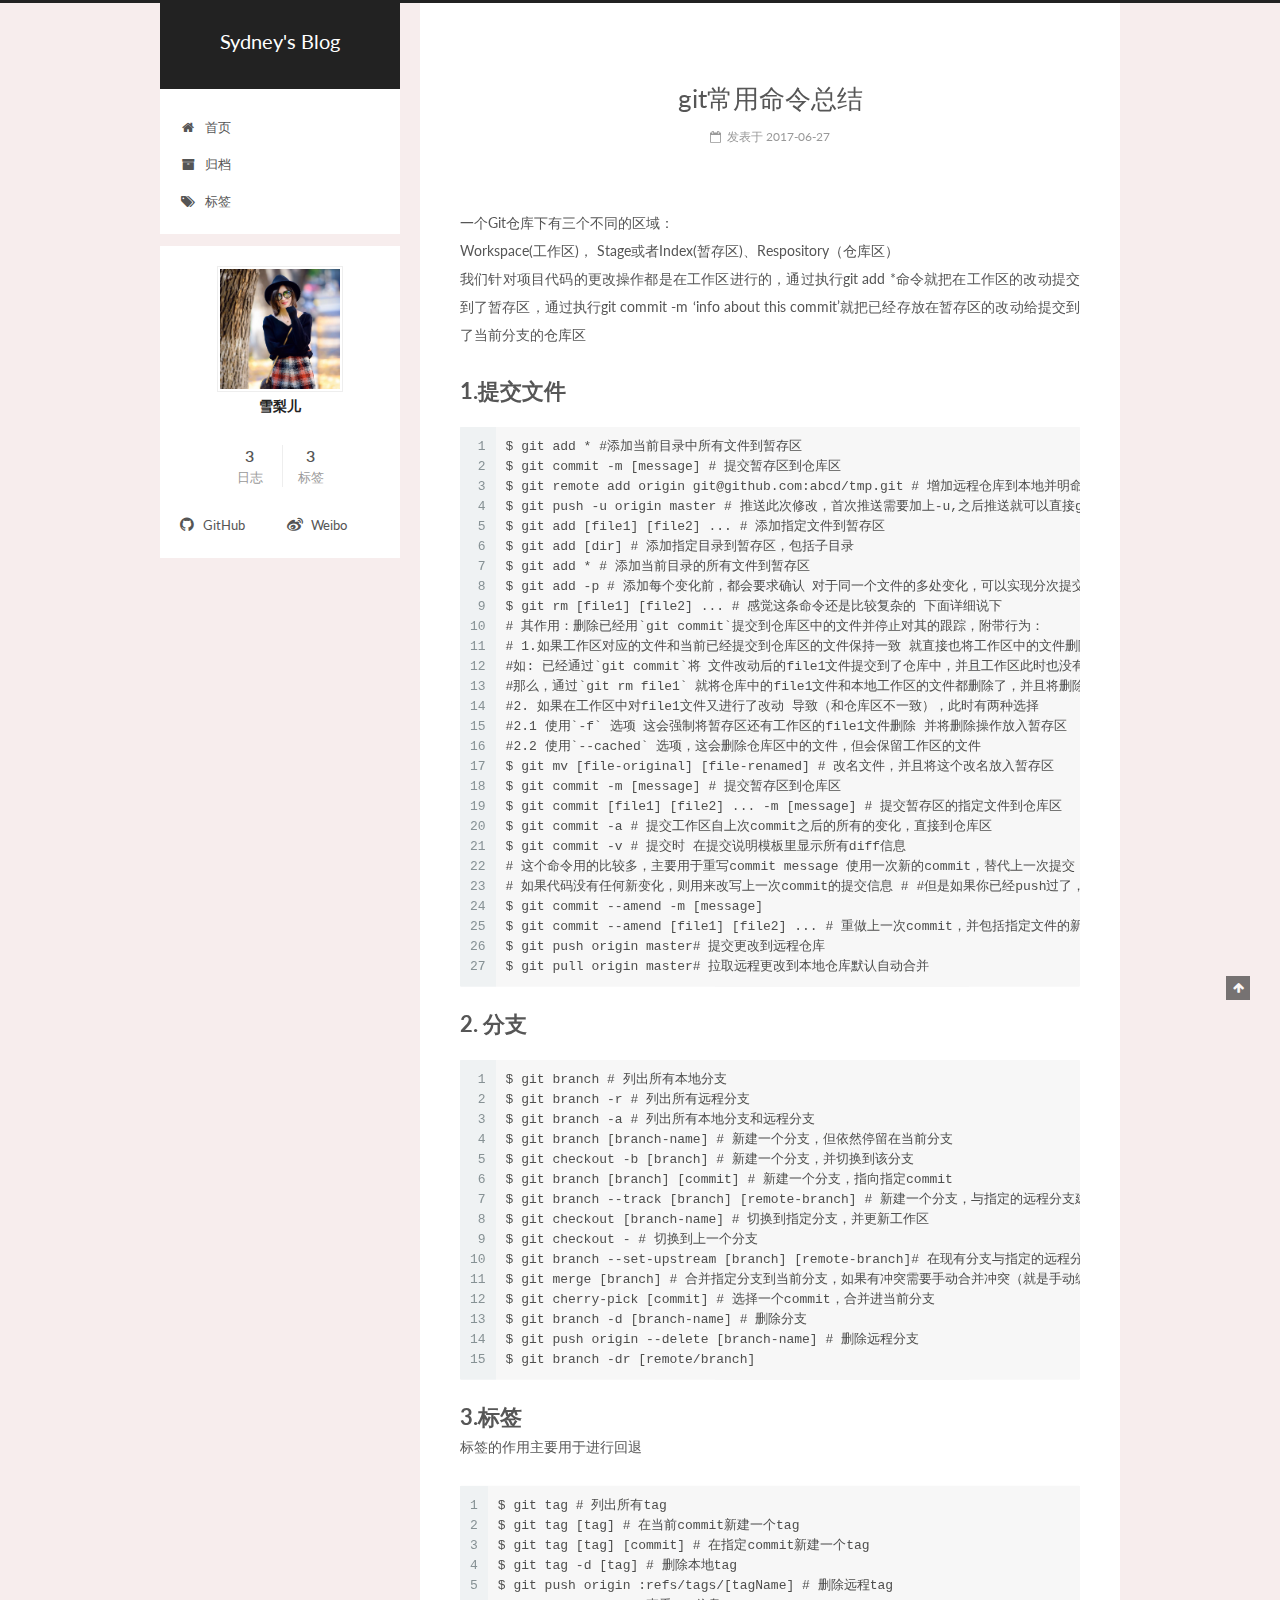
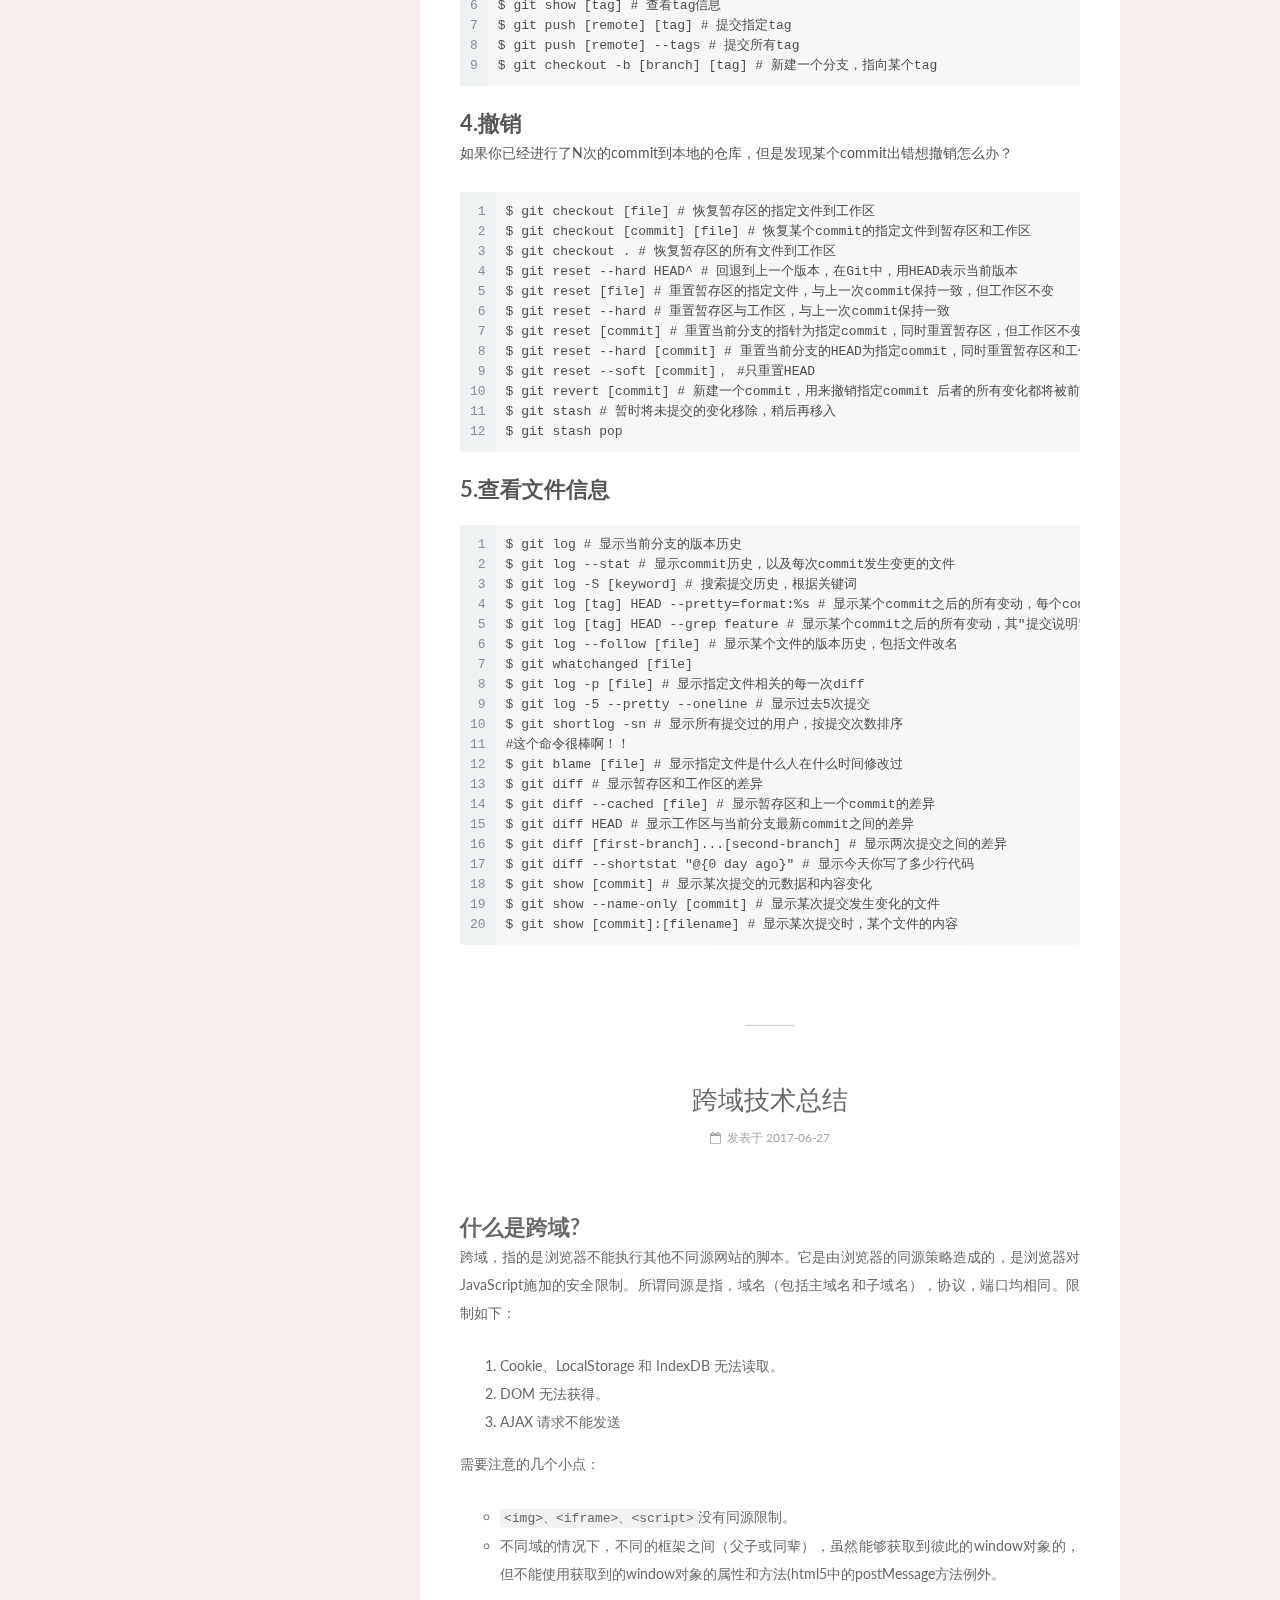
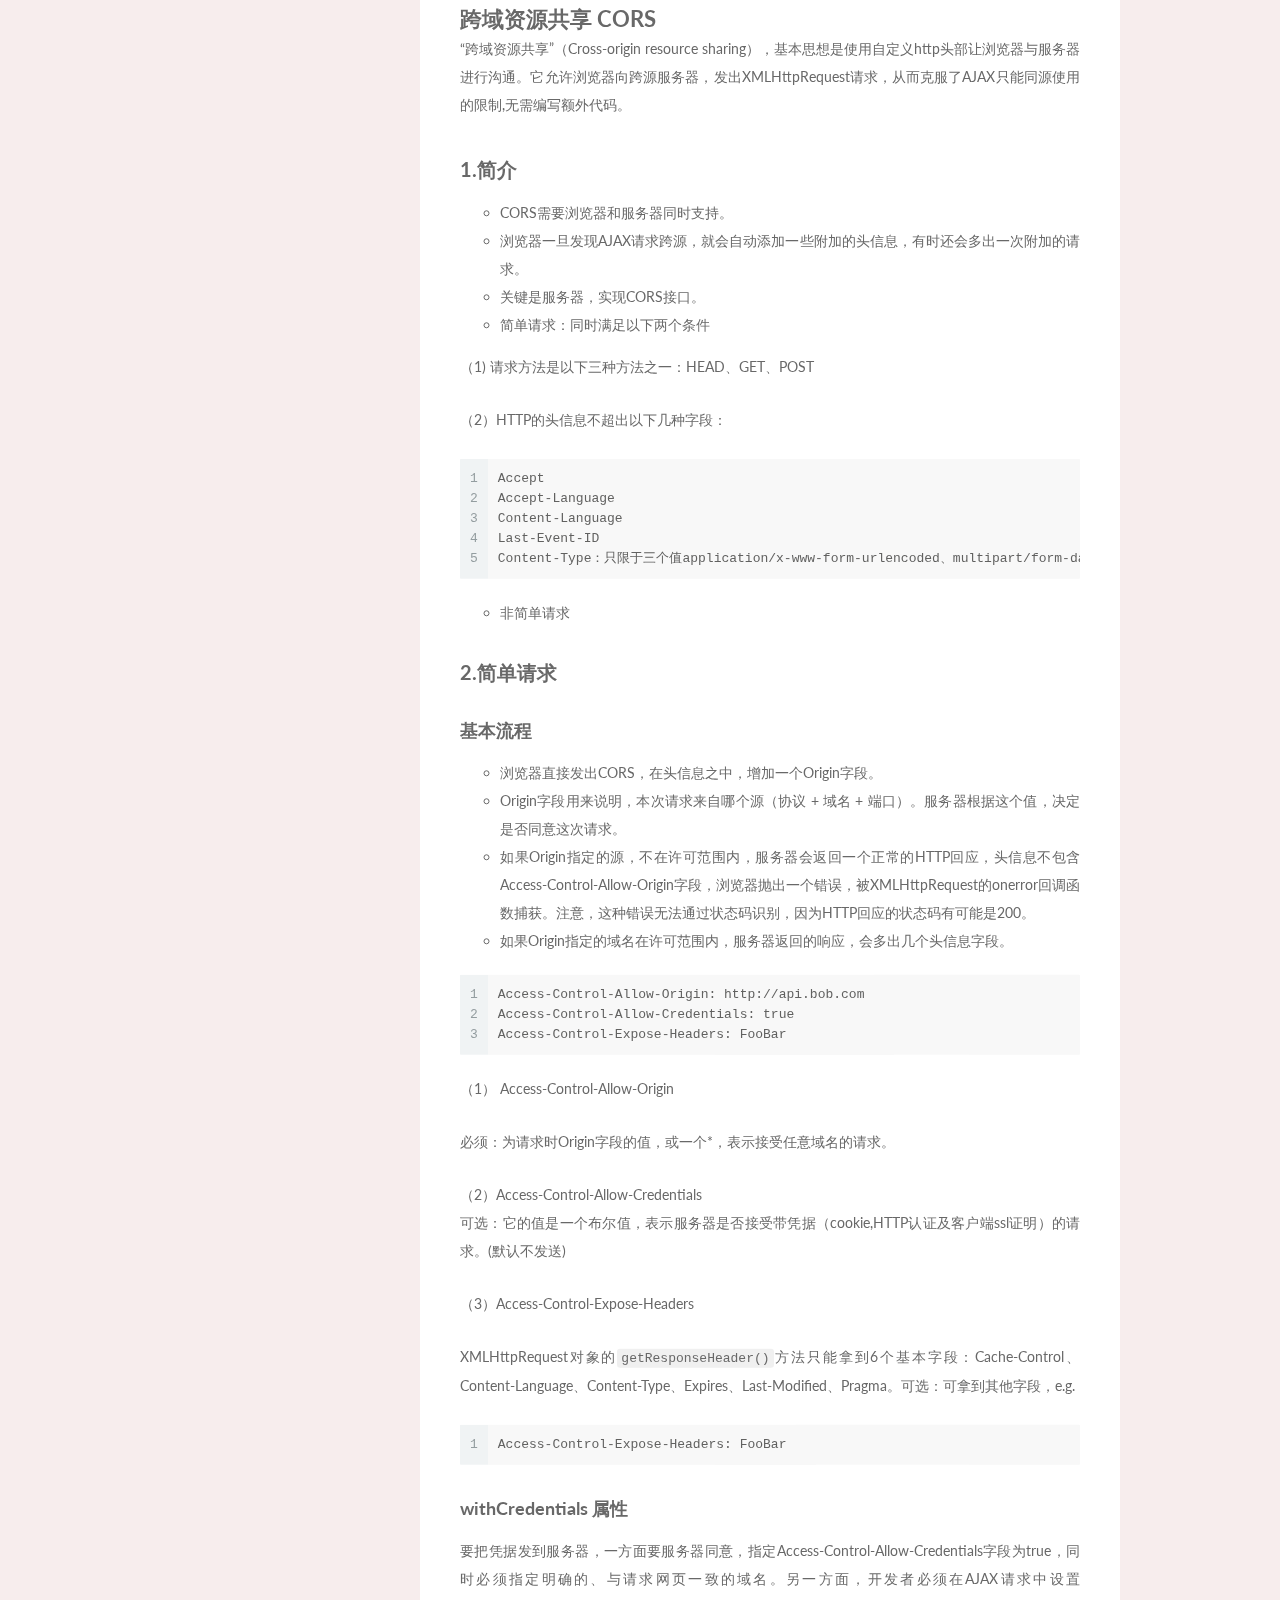
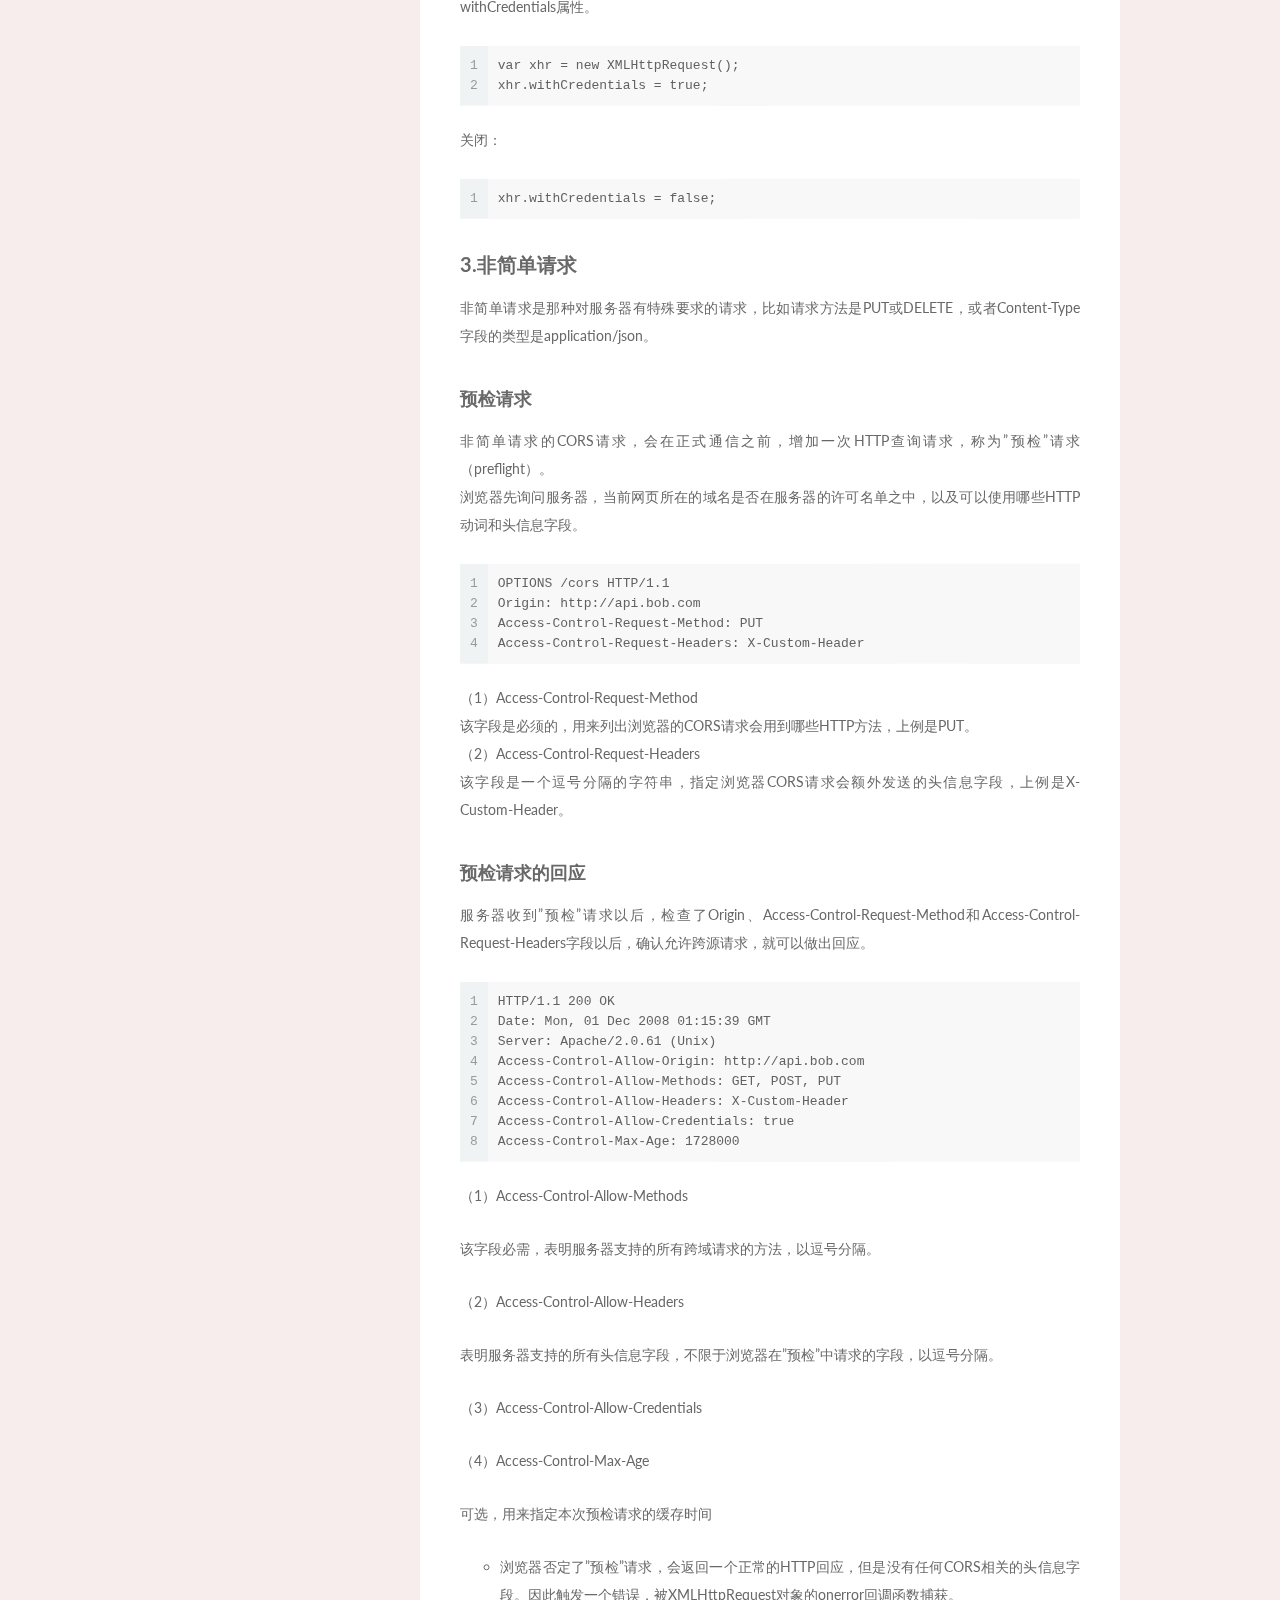
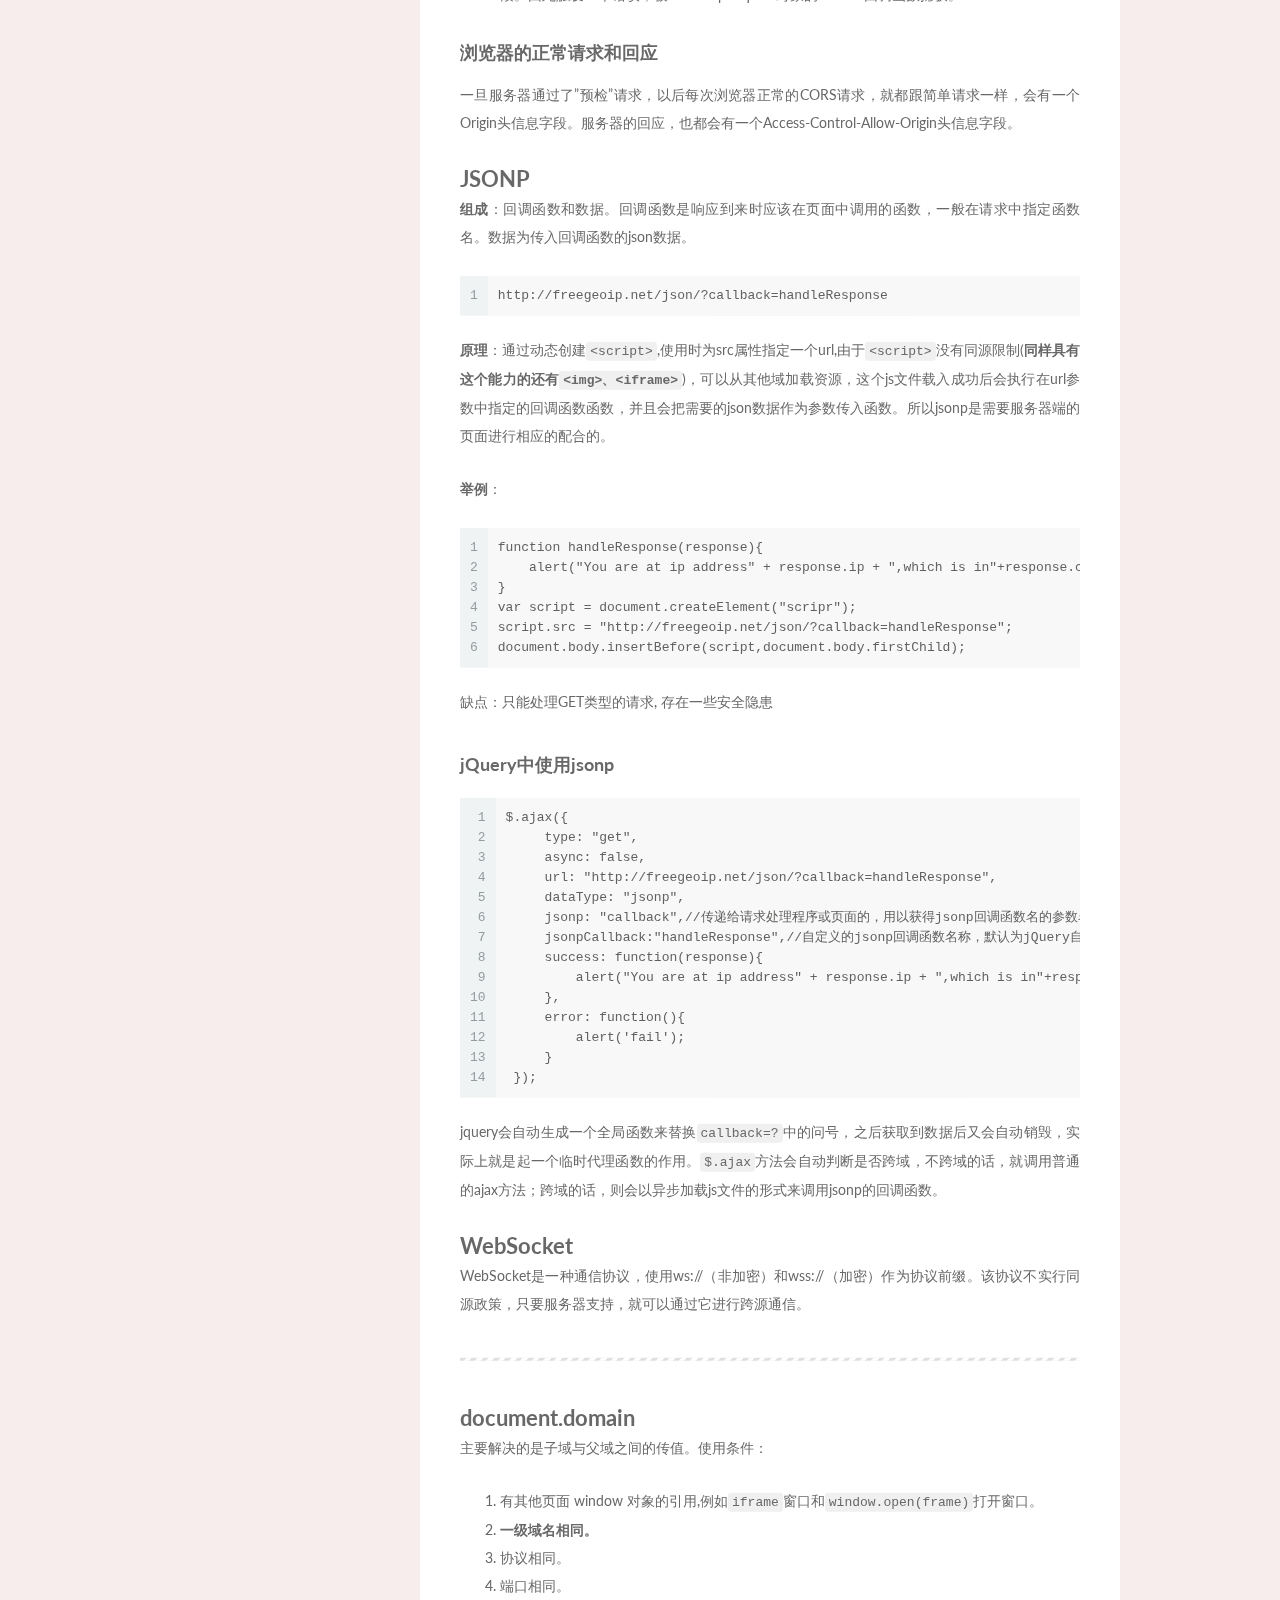
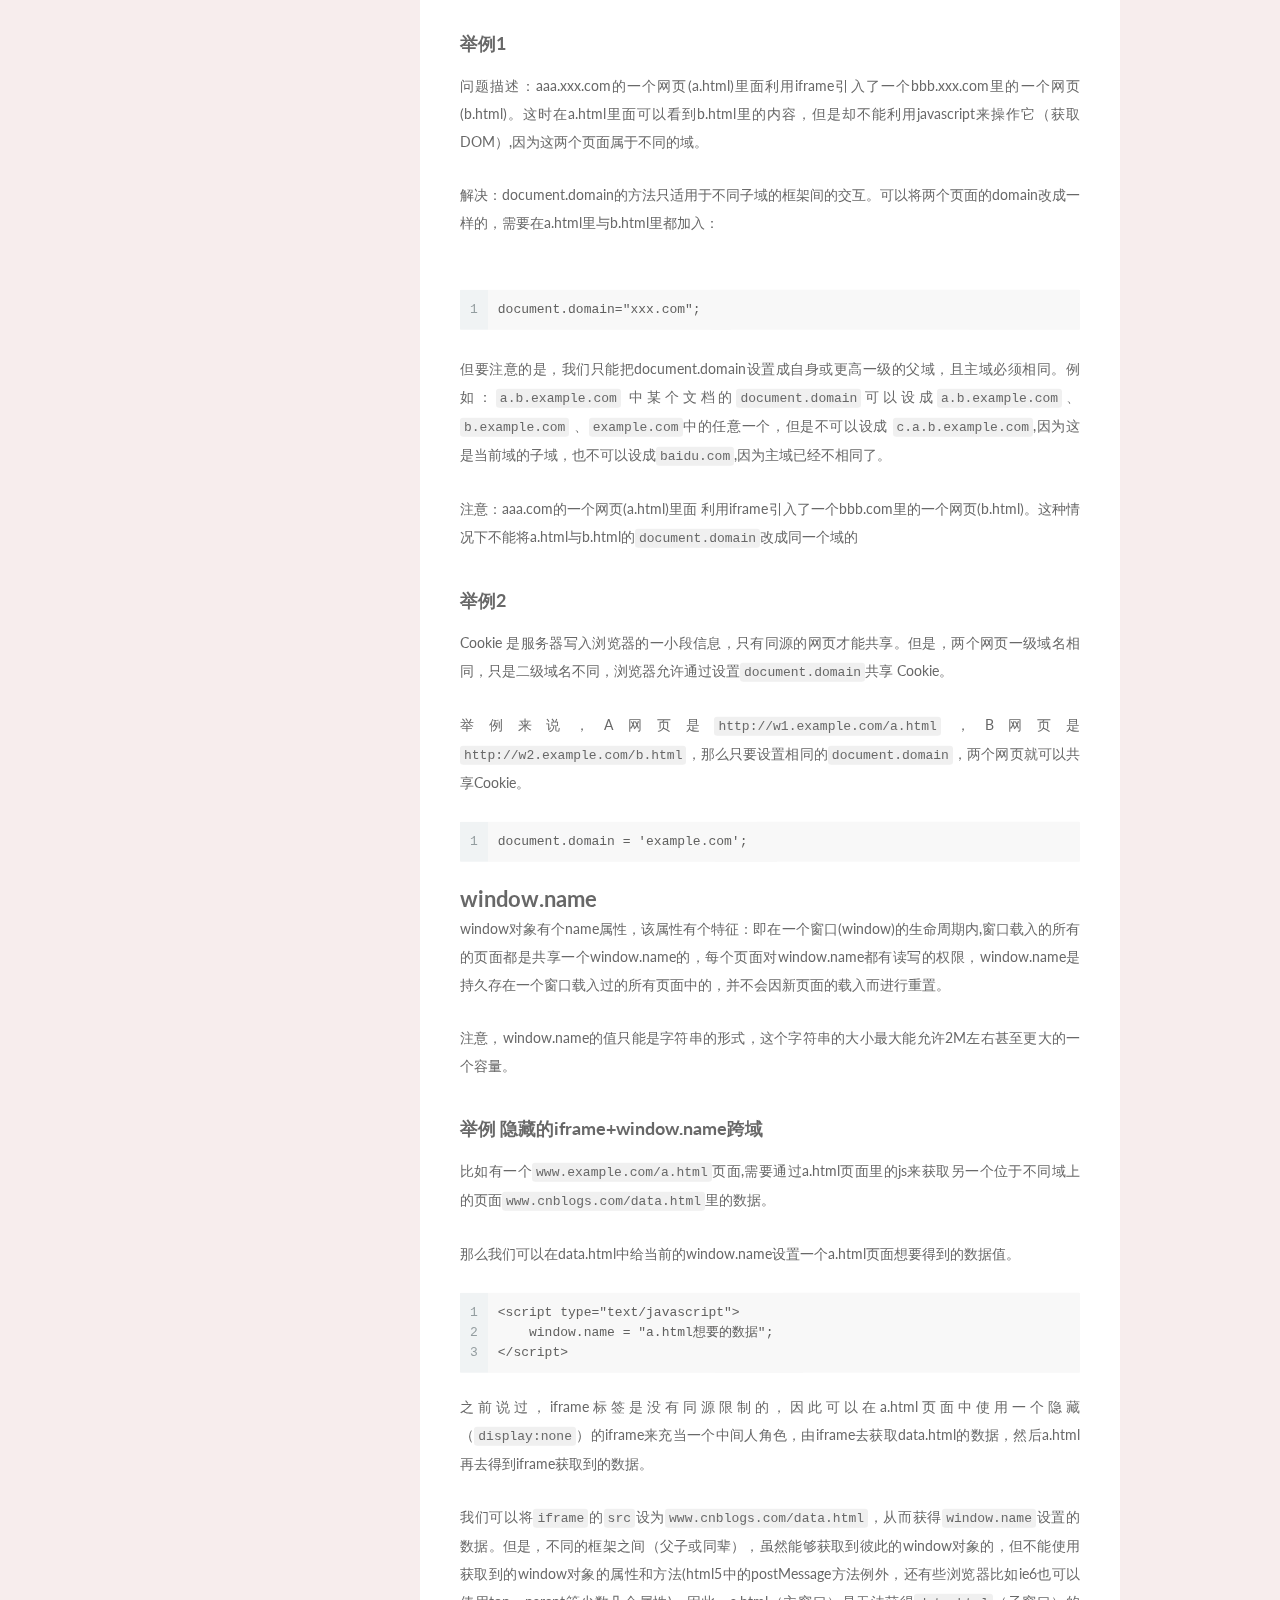
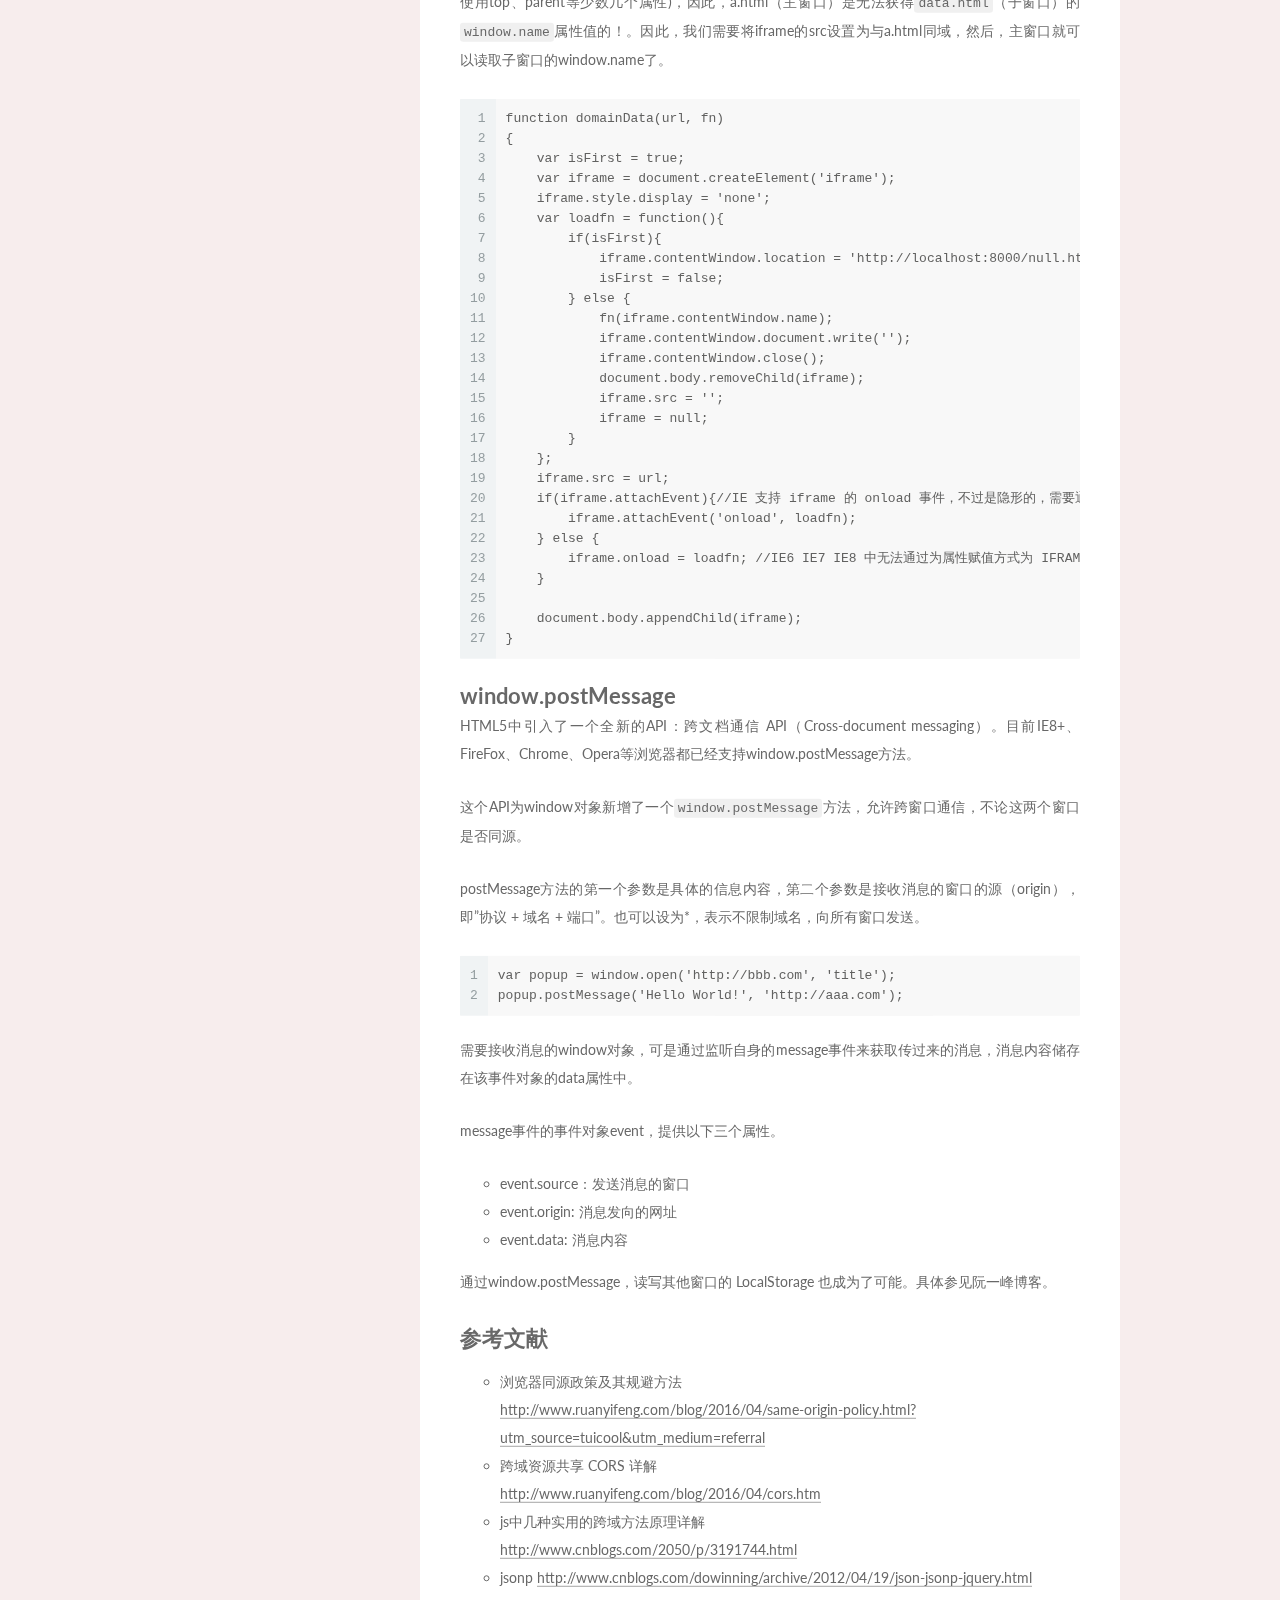
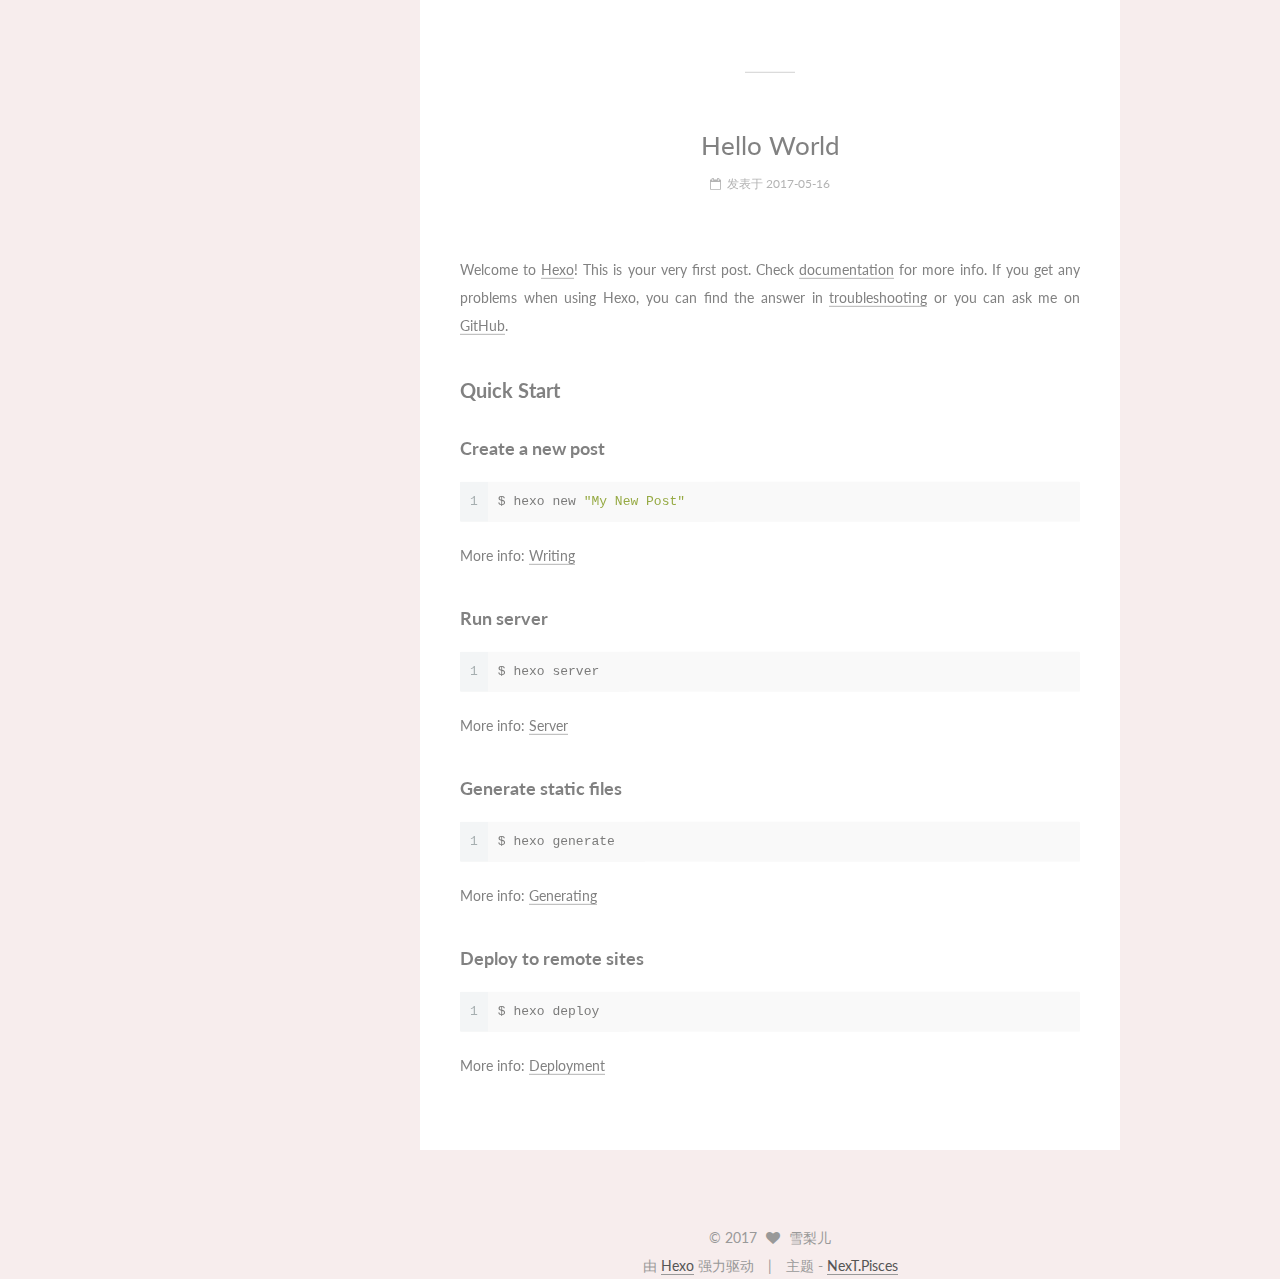
<file: index.html>
<!doctype html>



  


<html class="theme-next pisces use-motion" lang="zh-Hans">
<head>
  <meta charset="UTF-8"/>
<meta http-equiv="X-UA-Compatible" content="IE=edge" />
<meta name="viewport" content="width=device-width, initial-scale=1, maximum-scale=1"/>






<meta http-equiv="Cache-Control" content="no-transform" />
<meta http-equiv="Cache-Control" content="no-siteapp" />















  
  
  <link href="/lib/fancybox/source/jquery.fancybox.css?v=2.1.5" rel="stylesheet" type="text/css" />




  
  
  
  

  
    
    
  

  

  

  

  

  
    
    
    <link href="//fonts.googleapis.com/css?family=Lato:300,300italic,400,400italic,700,700italic&subset=latin,latin-ext" rel="stylesheet" type="text/css">
  






<link href="/lib/font-awesome/css/font-awesome.min.css?v=4.6.2" rel="stylesheet" type="text/css" />

<link href="/css/main.css?v=5.1.1" rel="stylesheet" type="text/css" />


  <meta name="keywords" content="Hexo, NexT" />








  <link rel="shortcut icon" type="image/x-icon" href="/favicon.ico?v=5.1.1" />






<meta property="og:type" content="website">
<meta property="og:title" content="Sydney&#39;s Blog">
<meta property="og:url" content="http://yoursite.com/index.html">
<meta property="og:site_name" content="Sydney&#39;s Blog">
<meta name="twitter:card" content="summary">
<meta name="twitter:title" content="Sydney&#39;s Blog">



<script type="text/javascript" id="hexo.configurations">
  var NexT = window.NexT || {};
  var CONFIG = {
    root: '/',
    scheme: 'Pisces',
    sidebar: {"position":"left","display":"post","offset":12,"offset_float":0,"b2t":false,"scrollpercent":false},
    fancybox: true,
    motion: true,
    duoshuo: {
      userId: '0',
      author: '博主'
    },
    algolia: {
      applicationID: '',
      apiKey: '',
      indexName: '',
      hits: {"per_page":10},
      labels: {"input_placeholder":"Search for Posts","hits_empty":"We didn't find any results for the search: ${query}","hits_stats":"${hits} results found in ${time} ms"}
    }
  };
</script>



  <link rel="canonical" href="http://yoursite.com/"/>





  <title>Sydney's Blog</title>
</head>

<body itemscope itemtype="http://schema.org/WebPage" lang="zh-Hans">

  















  
  
    
  

  <div class="container sidebar-position-left 
   page-home 
 ">
    <div class="headband"></div>

    <header id="header" class="header" itemscope itemtype="http://schema.org/WPHeader">
      <div class="header-inner"><div class="site-brand-wrapper">
  <div class="site-meta ">
    

    <div class="custom-logo-site-title">
      <a href="/"  class="brand" rel="start">
        <span class="logo-line-before"><i></i></span>
        <span class="site-title">Sydney's Blog</span>
        <span class="logo-line-after"><i></i></span>
      </a>
    </div>
      
        <p class="site-subtitle"></p>
      
  </div>

  <div class="site-nav-toggle">
    <button>
      <span class="btn-bar"></span>
      <span class="btn-bar"></span>
      <span class="btn-bar"></span>
    </button>
  </div>
</div>

<nav class="site-nav">
  

  
    <ul id="menu" class="menu">
      
        
        <li class="menu-item menu-item-home">
          <a href="/" rel="section">
            
              <i class="menu-item-icon fa fa-fw fa-home"></i> <br />
            
            首页
          </a>
        </li>
      
        
        <li class="menu-item menu-item-archives">
          <a href="/archives" rel="section">
            
              <i class="menu-item-icon fa fa-fw fa-archive"></i> <br />
            
            归档
          </a>
        </li>
      
        
        <li class="menu-item menu-item-tags">
          <a href="/tags" rel="section">
            
              <i class="menu-item-icon fa fa-fw fa-tags"></i> <br />
            
            标签
          </a>
        </li>
      

      
    </ul>
  

  
</nav>



 </div>
    </header>

    <main id="main" class="main">
      <div class="main-inner">
        <div class="content-wrap">
          <div id="content" class="content">
            
  <section id="posts" class="posts-expand">
    
      

  

  
  
  

  <article class="post post-type-normal " itemscope itemtype="http://schema.org/Article">
    <link itemprop="mainEntityOfPage" href="http://yoursite.com/2017/06/27/git/">

    <span hidden itemprop="author" itemscope itemtype="http://schema.org/Person">
      <meta itemprop="name" content="雪梨儿">
      <meta itemprop="description" content="">
      <meta itemprop="image" content="/images/1.jpeg">
    </span>

    <span hidden itemprop="publisher" itemscope itemtype="http://schema.org/Organization">
      <meta itemprop="name" content="Sydney's Blog">
    </span>

    
      <header class="post-header">

        
        
          <h1 class="post-title" itemprop="name headline">
                
                <a class="post-title-link" href="/2017/06/27/git/" itemprop="url">git常用命令总结</a></h1>
        

        <div class="post-meta">
          <span class="post-time">
            
              <span class="post-meta-item-icon">
                <i class="fa fa-calendar-o"></i>
              </span>
              
                <span class="post-meta-item-text">发表于</span>
              
              <time title="创建于" itemprop="dateCreated datePublished" datetime="2017-06-27T17:34:49+08:00">
                2017-06-27
              </time>
            

            

            
          </span>

          

          
            
          

          
          

          

          

          

        </div>
      </header>
    

    <div class="post-body" itemprop="articleBody">

      
      

      
        
          
            <p>一个Git仓库下有三个不同的区域：<br>Workspace(工作区)， Stage或者Index(暂存区)、Respository（仓库区）<br>我们针对项目代码的更改操作都是在工作区进行的，通过执行git add *命令就把在工作区的改动提交到了暂存区，通过执行git commit -m ‘info about this commit’就把已经存放在暂存区的改动给提交到了当前分支的仓库区</p>
<h1 id="1-提交文件"><a href="#1-提交文件" class="headerlink" title="1.提交文件"></a>1.提交文件</h1><figure class="highlight plain"><table><tr><td class="gutter"><pre><div class="line">1</div><div class="line">2</div><div class="line">3</div><div class="line">4</div><div class="line">5</div><div class="line">6</div><div class="line">7</div><div class="line">8</div><div class="line">9</div><div class="line">10</div><div class="line">11</div><div class="line">12</div><div class="line">13</div><div class="line">14</div><div class="line">15</div><div class="line">16</div><div class="line">17</div><div class="line">18</div><div class="line">19</div><div class="line">20</div><div class="line">21</div><div class="line">22</div><div class="line">23</div><div class="line">24</div><div class="line">25</div><div class="line">26</div><div class="line">27</div></pre></td><td class="code"><pre><div class="line">$ git add * #添加当前目录中所有文件到暂存区</div><div class="line">$ git commit -m [message] # 提交暂存区到仓库区</div><div class="line">$ git remote add origin git@github.com:abcd/tmp.git # 增加远程仓库到本地并明命名为origin</div><div class="line">$ git push -u origin master # 推送此次修改，首次推送需要加上-u,之后推送就可以直接git push origin master,origin是远程Git名字，这个可以自己定义，master是默认的分支，如果不在master分支提交需要写清楚分支名称</div><div class="line">$ git add [file1] [file2] ... # 添加指定文件到暂存区</div><div class="line">$ git add [dir] # 添加指定目录到暂存区，包括子目录</div><div class="line">$ git add * # 添加当前目录的所有文件到暂存区</div><div class="line">$ git add -p # 添加每个变化前，都会要求确认 对于同一个文件的多处变化，可以实现分次提交</div><div class="line">$ git rm [file1] [file2] ... # 感觉这条命令还是比较复杂的 下面详细说下</div><div class="line"># 其作用：删除已经用`git commit`提交到仓库区中的文件并停止对其的跟踪，附带行为：</div><div class="line"># 1.如果工作区对应的文件和当前已经提交到仓库区的文件保持一致 就直接也将工作区中的文件删除类似于`/bin/rm file1` 同时将此次删除操作放入暂存区</div><div class="line">#如: 已经通过`git commit`将 文件改动后的file1文件提交到了仓库中，并且工作区此时也没有对其进行改动</div><div class="line">#那么，通过`git rm file1` 就将仓库中的file1文件和本地工作区的文件都删除了，并且将删除操作放入了暂存区， 也就是说此时工作区的file1文件也没了（当前可以通过`git checkout` 命令进行恢复）</div><div class="line">#2. 如果在工作区中对file1文件又进行了改动 导致（和仓库区不一致），此时有两种选择</div><div class="line">#2.1 使用`-f` 选项 这会强制将暂存区还有工作区的file1文件删除 并将删除操作放入暂存区</div><div class="line">#2.2 使用`--cached` 选项，这会删除仓库区中的文件，但会保留工作区的文件</div><div class="line">$ git mv [file-original] [file-renamed] # 改名文件，并且将这个改名放入暂存区</div><div class="line">$ git commit -m [message] # 提交暂存区到仓库区</div><div class="line">$ git commit [file1] [file2] ... -m [message] # 提交暂存区的指定文件到仓库区</div><div class="line">$ git commit -a # 提交工作区自上次commit之后的所有的变化，直接到仓库区</div><div class="line">$ git commit -v # 提交时 在提交说明模板里显示所有diff信息</div><div class="line"># 这个命令用的比较多，主要用于重写commit message 使用一次新的commit，替代上一次提交</div><div class="line"># 如果代码没有任何新变化，则用来改写上一次commit的提交信息 # #但是如果你已经push过了，那么其历史最后一次，通过这个参数也不能修改了。</div><div class="line">$ git commit --amend -m [message]</div><div class="line">$ git commit --amend [file1] [file2] ... # 重做上一次commit，并包括指定文件的新变化</div><div class="line">$ git push origin master# 提交更改到远程仓库</div><div class="line">$ git pull origin master# 拉取远程更改到本地仓库默认自动合并</div></pre></td></tr></table></figure>
<h1 id="2-分支"><a href="#2-分支" class="headerlink" title="2. 分支"></a>2. 分支</h1><figure class="highlight plain"><table><tr><td class="gutter"><pre><div class="line">1</div><div class="line">2</div><div class="line">3</div><div class="line">4</div><div class="line">5</div><div class="line">6</div><div class="line">7</div><div class="line">8</div><div class="line">9</div><div class="line">10</div><div class="line">11</div><div class="line">12</div><div class="line">13</div><div class="line">14</div><div class="line">15</div></pre></td><td class="code"><pre><div class="line">$ git branch # 列出所有本地分支</div><div class="line">$ git branch -r # 列出所有远程分支</div><div class="line">$ git branch -a # 列出所有本地分支和远程分支</div><div class="line">$ git branch [branch-name] # 新建一个分支，但依然停留在当前分支</div><div class="line">$ git checkout -b [branch] # 新建一个分支，并切换到该分支</div><div class="line">$ git branch [branch] [commit] # 新建一个分支，指向指定commit</div><div class="line">$ git branch --track [branch] [remote-branch] # 新建一个分支，与指定的远程分支建立追踪关系</div><div class="line">$ git checkout [branch-name] # 切换到指定分支，并更新工作区</div><div class="line">$ git checkout - # 切换到上一个分支</div><div class="line">$ git branch --set-upstream [branch] [remote-branch]# 在现有分支与指定的远程分支之间建立追踪关系</div><div class="line">$ git merge [branch] # 合并指定分支到当前分支，如果有冲突需要手动合并冲突（就是手动编辑文件保存咯），然后add,commit再提交</div><div class="line">$ git cherry-pick [commit] # 选择一个commit，合并进当前分支</div><div class="line">$ git branch -d [branch-name] # 删除分支</div><div class="line">$ git push origin --delete [branch-name] # 删除远程分支</div><div class="line">$ git branch -dr [remote/branch]</div></pre></td></tr></table></figure>
<h1 id="3-标签"><a href="#3-标签" class="headerlink" title="3.标签"></a>3.标签</h1><p>标签的作用主要用于进行回退</p>
<figure class="highlight plain"><table><tr><td class="gutter"><pre><div class="line">1</div><div class="line">2</div><div class="line">3</div><div class="line">4</div><div class="line">5</div><div class="line">6</div><div class="line">7</div><div class="line">8</div><div class="line">9</div></pre></td><td class="code"><pre><div class="line">$ git tag # 列出所有tag</div><div class="line">$ git tag [tag] # 在当前commit新建一个tag</div><div class="line">$ git tag [tag] [commit] # 在指定commit新建一个tag</div><div class="line">$ git tag -d [tag] # 删除本地tag</div><div class="line">$ git push origin :refs/tags/[tagName] # 删除远程tag</div><div class="line">$ git show [tag] # 查看tag信息</div><div class="line">$ git push [remote] [tag] # 提交指定tag</div><div class="line">$ git push [remote] --tags # 提交所有tag</div><div class="line">$ git checkout -b [branch] [tag] # 新建一个分支，指向某个tag</div></pre></td></tr></table></figure>
<h1 id="4-撤销"><a href="#4-撤销" class="headerlink" title="4.撤销"></a>4.撤销</h1><p>如果你已经进行了N次的commit到本地的仓库，但是发现某个commit出错想撤销怎么办？</p>
<figure class="highlight plain"><table><tr><td class="gutter"><pre><div class="line">1</div><div class="line">2</div><div class="line">3</div><div class="line">4</div><div class="line">5</div><div class="line">6</div><div class="line">7</div><div class="line">8</div><div class="line">9</div><div class="line">10</div><div class="line">11</div><div class="line">12</div></pre></td><td class="code"><pre><div class="line">$ git checkout [file] # 恢复暂存区的指定文件到工作区</div><div class="line">$ git checkout [commit] [file] # 恢复某个commit的指定文件到暂存区和工作区</div><div class="line">$ git checkout . # 恢复暂存区的所有文件到工作区</div><div class="line">$ git reset --hard HEAD^ # 回退到上一个版本，在Git中，用HEAD表示当前版本</div><div class="line">$ git reset [file] # 重置暂存区的指定文件，与上一次commit保持一致，但工作区不变</div><div class="line">$ git reset --hard # 重置暂存区与工作区，与上一次commit保持一致</div><div class="line">$ git reset [commit] # 重置当前分支的指针为指定commit，同时重置暂存区，但工作区不变</div><div class="line">$ git reset --hard [commit] # 重置当前分支的HEAD为指定commit，同时重置暂存区和工作区，与指定commit一致</div><div class="line">$ git reset --soft [commit]， #只重置HEAD</div><div class="line">$ git revert [commit] # 新建一个commit，用来撤销指定commit 后者的所有变化都将被前者抵消，并且应用到当前分支</div><div class="line">$ git stash # 暂时将未提交的变化移除，稍后再移入</div><div class="line">$ git stash pop</div></pre></td></tr></table></figure>
<h1 id="5-查看文件信息"><a href="#5-查看文件信息" class="headerlink" title="5.查看文件信息"></a>5.查看文件信息</h1><figure class="highlight plain"><table><tr><td class="gutter"><pre><div class="line">1</div><div class="line">2</div><div class="line">3</div><div class="line">4</div><div class="line">5</div><div class="line">6</div><div class="line">7</div><div class="line">8</div><div class="line">9</div><div class="line">10</div><div class="line">11</div><div class="line">12</div><div class="line">13</div><div class="line">14</div><div class="line">15</div><div class="line">16</div><div class="line">17</div><div class="line">18</div><div class="line">19</div><div class="line">20</div></pre></td><td class="code"><pre><div class="line">$ git log # 显示当前分支的版本历史</div><div class="line">$ git log --stat # 显示commit历史，以及每次commit发生变更的文件</div><div class="line">$ git log -S [keyword] # 搜索提交历史，根据关键词</div><div class="line">$ git log [tag] HEAD --pretty=format:%s # 显示某个commit之后的所有变动，每个commit占据一行</div><div class="line">$ git log [tag] HEAD --grep feature # 显示某个commit之后的所有变动，其&quot;提交说明&quot;必须符合搜索条件</div><div class="line">$ git log --follow [file] # 显示某个文件的版本历史，包括文件改名</div><div class="line">$ git whatchanged [file]</div><div class="line">$ git log -p [file] # 显示指定文件相关的每一次diff</div><div class="line">$ git log -5 --pretty --oneline # 显示过去5次提交</div><div class="line">$ git shortlog -sn # 显示所有提交过的用户，按提交次数排序</div><div class="line">#这个命令很棒啊！！</div><div class="line">$ git blame [file] # 显示指定文件是什么人在什么时间修改过</div><div class="line">$ git diff # 显示暂存区和工作区的差异</div><div class="line">$ git diff --cached [file] # 显示暂存区和上一个commit的差异</div><div class="line">$ git diff HEAD # 显示工作区与当前分支最新commit之间的差异</div><div class="line">$ git diff [first-branch]...[second-branch] # 显示两次提交之间的差异</div><div class="line">$ git diff --shortstat &quot;@&#123;0 day ago&#125;&quot; # 显示今天你写了多少行代码</div><div class="line">$ git show [commit] # 显示某次提交的元数据和内容变化</div><div class="line">$ git show --name-only [commit] # 显示某次提交发生变化的文件</div><div class="line">$ git show [commit]:[filename] # 显示某次提交时，某个文件的内容</div></pre></td></tr></table></figure>
          
        
      
    </div>

    <div>
      
    </div>

    <div>
      
    </div>

    <div>
      
    </div>

    <footer class="post-footer">
      

      

      

      
      
        <div class="post-eof"></div>
      
    </footer>
  </article>


    
      

  

  
  
  

  <article class="post post-type-normal " itemscope itemtype="http://schema.org/Article">
    <link itemprop="mainEntityOfPage" href="http://yoursite.com/2017/06/27/kuayu/">

    <span hidden itemprop="author" itemscope itemtype="http://schema.org/Person">
      <meta itemprop="name" content="雪梨儿">
      <meta itemprop="description" content="">
      <meta itemprop="image" content="/images/1.jpeg">
    </span>

    <span hidden itemprop="publisher" itemscope itemtype="http://schema.org/Organization">
      <meta itemprop="name" content="Sydney's Blog">
    </span>

    
      <header class="post-header">

        
        
          <h1 class="post-title" itemprop="name headline">
                
                <a class="post-title-link" href="/2017/06/27/kuayu/" itemprop="url">跨域技术总结</a></h1>
        

        <div class="post-meta">
          <span class="post-time">
            
              <span class="post-meta-item-icon">
                <i class="fa fa-calendar-o"></i>
              </span>
              
                <span class="post-meta-item-text">发表于</span>
              
              <time title="创建于" itemprop="dateCreated datePublished" datetime="2017-06-27T17:34:49+08:00">
                2017-06-27
              </time>
            

            

            
          </span>

          

          
            
          

          
          

          

          

          

        </div>
      </header>
    

    <div class="post-body" itemprop="articleBody">

      
      

      
        
          
            <h1 id="什么是跨域"><a href="#什么是跨域" class="headerlink" title="什么是跨域?"></a>什么是跨域?</h1><p>跨域，指的是浏览器不能执行其他不同源网站的脚本。它是由浏览器的同源策略造成的，是浏览器对JavaScript施加的安全限制。所谓同源是指，域名（包括主域名和子域名），协议，端口均相同。限制如下：</p>
<ol>
<li>Cookie、LocalStorage 和 IndexDB 无法读取。</li>
<li>DOM 无法获得。</li>
<li>AJAX 请求不能发送</li>
</ol>
<p>需要注意的几个小点：</p>
<ul>
<li><code>&lt;img&gt;、&lt;iframe&gt;、&lt;script&gt;</code>没有同源限制。</li>
<li>不同域的情况下，不同的框架之间（父子或同辈），虽然能够获取到彼此的window对象的，但不能使用获取到的window对象的属性和方法(html5中的postMessage方法例外。</li>
</ul>
<h1 id="跨域资源共享-CORS"><a href="#跨域资源共享-CORS" class="headerlink" title="跨域资源共享 CORS"></a>跨域资源共享 CORS</h1><p>“跨域资源共享”（Cross-origin resource sharing），基本思想是使用自定义http头部让浏览器与服务器进行沟通。它允许浏览器向跨源服务器，发出XMLHttpRequest请求，从而克服了AJAX只能同源使用的限制,无需编写额外代码。</p>
<h2 id="1-简介"><a href="#1-简介" class="headerlink" title="1.简介"></a>1.简介</h2><ul>
<li>CORS需要浏览器和服务器同时支持。</li>
<li>浏览器一旦发现AJAX请求跨源，就会自动添加一些附加的头信息，有时还会多出一次附加的请求。</li>
<li>关键是服务器，实现CORS接口。</li>
<li>简单请求：同时满足以下两个条件</li>
</ul>
<p>（1) 请求方法是以下三种方法之一：HEAD、GET、POST</p>
<p>（2）HTTP的头信息不超出以下几种字段：</p>
<figure class="highlight plain"><table><tr><td class="gutter"><pre><div class="line">1</div><div class="line">2</div><div class="line">3</div><div class="line">4</div><div class="line">5</div></pre></td><td class="code"><pre><div class="line">Accept</div><div class="line">Accept-Language</div><div class="line">Content-Language</div><div class="line">Last-Event-ID</div><div class="line">Content-Type：只限于三个值application/x-www-form-urlencoded、multipart/form-data、text/plain</div></pre></td></tr></table></figure>
<ul>
<li>非简单请求</li>
</ul>
<h2 id="2-简单请求"><a href="#2-简单请求" class="headerlink" title="2.简单请求"></a>2.简单请求</h2><h3 id="基本流程"><a href="#基本流程" class="headerlink" title="基本流程"></a>基本流程</h3><ul>
<li>浏览器直接发出CORS，在头信息之中，增加一个Origin字段。</li>
<li>Origin字段用来说明，本次请求来自哪个源（协议 + 域名 + 端口）。服务器根据这个值，决定是否同意这次请求。</li>
<li>如果Origin指定的源，不在许可范围内，服务器会返回一个正常的HTTP回应，头信息不包含Access-Control-Allow-Origin字段，浏览器抛出一个错误，被XMLHttpRequest的onerror回调函数捕获。注意，这种错误无法通过状态码识别，因为HTTP回应的状态码有可能是200。</li>
<li>如果Origin指定的域名在许可范围内，服务器返回的响应，会多出几个头信息字段。</li>
</ul>
<figure class="highlight plain"><table><tr><td class="gutter"><pre><div class="line">1</div><div class="line">2</div><div class="line">3</div></pre></td><td class="code"><pre><div class="line">Access-Control-Allow-Origin: http://api.bob.com</div><div class="line">Access-Control-Allow-Credentials: true</div><div class="line">Access-Control-Expose-Headers: FooBar</div></pre></td></tr></table></figure>
<p>（1） Access-Control-Allow-Origin</p>
<p>必须：为请求时Origin字段的值，或一个*，表示接受任意域名的请求。</p>
<p>（2）Access-Control-Allow-Credentials<br>可选：它的值是一个布尔值，表示服务器是否接受带凭据（cookie,HTTP认证及客户端ssl证明）的请求。(默认不发送)</p>
<p>（3）Access-Control-Expose-Headers</p>
<p>XMLHttpRequest对象的<code>getResponseHeader()</code>方法只能拿到6个基本字段：Cache-Control、Content-Language、Content-Type、Expires、Last-Modified、Pragma。可选：可拿到其他字段，e.g.</p>
<figure class="highlight plain"><table><tr><td class="gutter"><pre><div class="line">1</div></pre></td><td class="code"><pre><div class="line">Access-Control-Expose-Headers: FooBar</div></pre></td></tr></table></figure>
<h3 id="withCredentials-属性"><a href="#withCredentials-属性" class="headerlink" title="withCredentials 属性"></a>withCredentials 属性</h3><p>要把凭据发到服务器，一方面要服务器同意，指定Access-Control-Allow-Credentials字段为true，同时必须指定明确的、与请求网页一致的域名。另一方面，开发者必须在AJAX请求中设置withCredentials属性。</p>
<figure class="highlight plain"><table><tr><td class="gutter"><pre><div class="line">1</div><div class="line">2</div></pre></td><td class="code"><pre><div class="line">var xhr = new XMLHttpRequest();</div><div class="line">xhr.withCredentials = true;</div></pre></td></tr></table></figure>
<p>关闭：</p>
<figure class="highlight plain"><table><tr><td class="gutter"><pre><div class="line">1</div></pre></td><td class="code"><pre><div class="line">xhr.withCredentials = false;</div></pre></td></tr></table></figure>
<h2 id="3-非简单请求"><a href="#3-非简单请求" class="headerlink" title="3.非简单请求"></a>3.非简单请求</h2><p>非简单请求是那种对服务器有特殊要求的请求，比如请求方法是PUT或DELETE，或者Content-Type字段的类型是application/json。</p>
<h3 id="预检请求"><a href="#预检请求" class="headerlink" title="预检请求"></a>预检请求</h3><p>非简单请求的CORS请求，会在正式通信之前，增加一次HTTP查询请求，称为”预检”请求（preflight）。<br>浏览器先询问服务器，当前网页所在的域名是否在服务器的许可名单之中，以及可以使用哪些HTTP动词和头信息字段。</p>
<figure class="highlight plain"><table><tr><td class="gutter"><pre><div class="line">1</div><div class="line">2</div><div class="line">3</div><div class="line">4</div></pre></td><td class="code"><pre><div class="line">OPTIONS /cors HTTP/1.1</div><div class="line">Origin: http://api.bob.com</div><div class="line">Access-Control-Request-Method: PUT</div><div class="line">Access-Control-Request-Headers: X-Custom-Header</div></pre></td></tr></table></figure>
<p>（1）Access-Control-Request-Method<br>该字段是必须的，用来列出浏览器的CORS请求会用到哪些HTTP方法，上例是PUT。<br>（2）Access-Control-Request-Headers<br>该字段是一个逗号分隔的字符串，指定浏览器CORS请求会额外发送的头信息字段，上例是X-Custom-Header。</p>
<h3 id="预检请求的回应"><a href="#预检请求的回应" class="headerlink" title="预检请求的回应"></a>预检请求的回应</h3><p>服务器收到”预检”请求以后，检查了Origin、Access-Control-Request-Method和Access-Control-Request-Headers字段以后，确认允许跨源请求，就可以做出回应。</p>
<figure class="highlight plain"><table><tr><td class="gutter"><pre><div class="line">1</div><div class="line">2</div><div class="line">3</div><div class="line">4</div><div class="line">5</div><div class="line">6</div><div class="line">7</div><div class="line">8</div></pre></td><td class="code"><pre><div class="line">HTTP/1.1 200 OK</div><div class="line">Date: Mon, 01 Dec 2008 01:15:39 GMT</div><div class="line">Server: Apache/2.0.61 (Unix)</div><div class="line">Access-Control-Allow-Origin: http://api.bob.com</div><div class="line">Access-Control-Allow-Methods: GET, POST, PUT</div><div class="line">Access-Control-Allow-Headers: X-Custom-Header</div><div class="line">Access-Control-Allow-Credentials: true</div><div class="line">Access-Control-Max-Age: 1728000</div></pre></td></tr></table></figure>
<p>（1）Access-Control-Allow-Methods</p>
<p>该字段必需，表明服务器支持的所有跨域请求的方法，以逗号分隔。</p>
<p>（2）Access-Control-Allow-Headers</p>
<p>表明服务器支持的所有头信息字段，不限于浏览器在”预检”中请求的字段，以逗号分隔。</p>
<p>（3）Access-Control-Allow-Credentials</p>
<p>（4）Access-Control-Max-Age</p>
<p>可选，用来指定本次预检请求的缓存时间</p>
<ul>
<li>浏览器否定了”预检”请求，会返回一个正常的HTTP回应，但是没有任何CORS相关的头信息字段。因此触发一个错误，被XMLHttpRequest对象的onerror回调函数捕获。</li>
</ul>
<h3 id="浏览器的正常请求和回应"><a href="#浏览器的正常请求和回应" class="headerlink" title="浏览器的正常请求和回应"></a>浏览器的正常请求和回应</h3><p>一旦服务器通过了”预检”请求，以后每次浏览器正常的CORS请求，就都跟简单请求一样，会有一个Origin头信息字段。服务器的回应，也都会有一个Access-Control-Allow-Origin头信息字段。</p>
<h1 id="JSONP"><a href="#JSONP" class="headerlink" title="JSONP"></a>JSONP</h1><p><strong>组成</strong>：回调函数和数据。回调函数是响应到来时应该在页面中调用的函数，一般在请求中指定函数名。数据为传入回调函数的json数据。</p>
<figure class="highlight plain"><table><tr><td class="gutter"><pre><div class="line">1</div></pre></td><td class="code"><pre><div class="line">http://freegeoip.net/json/?callback=handleResponse</div></pre></td></tr></table></figure>
<p><strong>原理</strong>：通过动态创建<code>&lt;script&gt;</code>,使用时为src属性指定一个url,由于<code>&lt;script&gt;</code>没有同源限制(<strong>同样具有这个能力的还有<code>&lt;img&gt;、&lt;iframe&gt;</code></strong>)，可以从其他域加载资源，这个js文件载入成功后会执行在url参数中指定的回调函数函数，并且会把需要的json数据作为参数传入函数。所以jsonp是需要服务器端的页面进行相应的配合的。</p>
<p><strong>举例</strong>：</p>
<figure class="highlight plain"><table><tr><td class="gutter"><pre><div class="line">1</div><div class="line">2</div><div class="line">3</div><div class="line">4</div><div class="line">5</div><div class="line">6</div></pre></td><td class="code"><pre><div class="line">function handleResponse(response)&#123;</div><div class="line">    alert(&quot;You are at ip address&quot; + response.ip + &quot;,which is in&quot;+response.city + &quot;,&quot; + response.region_name);</div><div class="line">&#125;</div><div class="line">var script = document.createElement(&quot;scripr&quot;);</div><div class="line">script.src = &quot;http://freegeoip.net/json/?callback=handleResponse&quot;;</div><div class="line">document.body.insertBefore(script,document.body.firstChild);</div></pre></td></tr></table></figure>
<p>缺点：只能处理GET类型的请求, 存在一些安全隐患</p>
<h3 id="jQuery中使用jsonp"><a href="#jQuery中使用jsonp" class="headerlink" title="jQuery中使用jsonp"></a>jQuery中使用jsonp</h3><figure class="highlight plain"><table><tr><td class="gutter"><pre><div class="line">1</div><div class="line">2</div><div class="line">3</div><div class="line">4</div><div class="line">5</div><div class="line">6</div><div class="line">7</div><div class="line">8</div><div class="line">9</div><div class="line">10</div><div class="line">11</div><div class="line">12</div><div class="line">13</div><div class="line">14</div></pre></td><td class="code"><pre><div class="line">$.ajax(&#123;</div><div class="line">     type: &quot;get&quot;,</div><div class="line">     async: false,</div><div class="line">     url: &quot;http://freegeoip.net/json/?callback=handleResponse&quot;,</div><div class="line">     dataType: &quot;jsonp&quot;,</div><div class="line">     jsonp: &quot;callback&quot;,//传递给请求处理程序或页面的，用以获得jsonp回调函数名的参数名(一般默认为:callback)</div><div class="line">     jsonpCallback:&quot;handleResponse&quot;,//自定义的jsonp回调函数名称，默认为jQuery自动生成的随机函数名，也可以写&quot;?&quot;，jQuery会自动为你处理数据</div><div class="line">     success: function(response)&#123;</div><div class="line">         alert(&quot;You are at ip address&quot; + response.ip + &quot;,which is in&quot;+response.city + &quot;,&quot; + response.region_name);</div><div class="line">     &#125;,</div><div class="line">     error: function()&#123;</div><div class="line">         alert(&apos;fail&apos;);</div><div class="line">     &#125;</div><div class="line"> &#125;);</div></pre></td></tr></table></figure>
<p>jquery会自动生成一个全局函数来替换<code>callback=?</code>中的问号，之后获取到数据后又会自动销毁，实际上就是起一个临时代理函数的作用。<code>$.ajax</code>方法会自动判断是否跨域，不跨域的话，就调用普通的ajax方法；跨域的话，则会以异步加载js文件的形式来调用jsonp的回调函数。</p>
<h1 id="WebSocket"><a href="#WebSocket" class="headerlink" title="WebSocket"></a>WebSocket</h1><p>WebSocket是一种通信协议，使用ws://（非加密）和wss://（加密）作为协议前缀。该协议不实行同源政策，只要服务器支持，就可以通过它进行跨源通信。</p>
<hr>
<h1 id="document-domain"><a href="#document-domain" class="headerlink" title="document.domain"></a>document.domain</h1><p>主要解决的是子域与父域之间的传值。使用条件：</p>
<ol>
<li>有其他页面 window 对象的引用,例如<code>iframe</code>窗口和<code>window.open(frame)</code>打开窗口。</li>
<li><strong>一级域名相同。</strong></li>
<li>协议相同。</li>
<li>端口相同。 </li>
</ol>
<h3 id="举例1"><a href="#举例1" class="headerlink" title="举例1"></a>举例1</h3><p>问题描述：aaa.xxx.com的一个网页(a.html)里面利用iframe引入了一个bbb.xxx.com里的一个网页(b.html)。这时在a.html里面可以看到b.html里的内容，但是却不能利用javascript来操作它（获取DOM）,因为这两个页面属于不同的域。</p>
<p>解决：document.domain的方法只适用于不同子域的框架间的交互。可以将两个页面的domain改成一样的，需要在a.html里与b.html里都加入：<br>　　<br><figure class="highlight plain"><table><tr><td class="gutter"><pre><div class="line">1</div></pre></td><td class="code"><pre><div class="line">document.domain=&quot;xxx.com&quot;;</div></pre></td></tr></table></figure></p>
<p>但要注意的是，我们只能把document.domain设置成自身或更高一级的父域，且主域必须相同。例如：<code>a.b.example.com</code> 中某个文档的<code>document.domain</code>可以设成<code>a.b.example.com</code>、<code>b.example.com</code> 、<code>example.com</code>中的任意一个，但是不可以设成 <code>c.a.b.example.com</code>,因为这是当前域的子域，也不可以设成<code>baidu.com</code>,因为主域已经不相同了。</p>
<p>注意：aaa.com的一个网页(a.html)里面 利用iframe引入了一个bbb.com里的一个网页(b.html)。这种情况下不能将a.html与b.html的<code>document.domain</code>改成同一个域的</p>
<h3 id="举例2"><a href="#举例2" class="headerlink" title="举例2"></a>举例2</h3><p>Cookie 是服务器写入浏览器的一小段信息，只有同源的网页才能共享。但是，两个网页一级域名相同，只是二级域名不同，浏览器允许通过设置<code>document.domain</code>共享 Cookie。</p>
<p>举例来说，A网页是<code>http://w1.example.com/a.html</code>，B网页是<code>http://w2.example.com/b.html</code>，那么只要设置相同的<code>document.domain</code>，两个网页就可以共享Cookie。</p>
<figure class="highlight plain"><table><tr><td class="gutter"><pre><div class="line">1</div></pre></td><td class="code"><pre><div class="line">document.domain = &apos;example.com&apos;;</div></pre></td></tr></table></figure>
<h1 id="window-name"><a href="#window-name" class="headerlink" title="window.name"></a>window.name</h1><p>window对象有个name属性，该属性有个特征：即在一个窗口(window)的生命周期内,窗口载入的所有的页面都是共享一个window.name的，每个页面对window.name都有读写的权限，window.name是持久存在一个窗口载入过的所有页面中的，并不会因新页面的载入而进行重置。</p>
<p>注意，window.name的值只能是字符串的形式，这个字符串的大小最大能允许2M左右甚至更大的一个容量。</p>
<h3 id="举例-隐藏的iframe-window-name跨域"><a href="#举例-隐藏的iframe-window-name跨域" class="headerlink" title="举例 隐藏的iframe+window.name跨域"></a>举例 隐藏的iframe+window.name跨域</h3><p>比如有一个<code>www.example.com/a.html</code>页面,需要通过a.html页面里的js来获取另一个位于不同域上的页面<code>www.cnblogs.com/data.html</code>里的数据。</p>
<p>那么我们可以在data.html中给当前的window.name设置一个a.html页面想要得到的数据值。</p>
<figure class="highlight plain"><table><tr><td class="gutter"><pre><div class="line">1</div><div class="line">2</div><div class="line">3</div></pre></td><td class="code"><pre><div class="line">&lt;script type=&quot;text/javascript&quot;&gt;</div><div class="line">    window.name = &quot;a.html想要的数据&quot;;</div><div class="line">&lt;/script&gt;</div></pre></td></tr></table></figure>
<p>之前说过，iframe标签是没有同源限制的，因此可以在a.html页面中使用一个隐藏（<code>display:none</code>）的iframe来充当一个中间人角色，由iframe去获取data.html的数据，然后a.html再去得到iframe获取到的数据。</p>
<p>我们可以将<code>iframe</code>的<code>src</code>设为<code>www.cnblogs.com/data.html</code>，从而获得<code>window.name</code>设置的数据。但是，不同的框架之间（父子或同辈），虽然能够获取到彼此的window对象的，但不能使用获取到的window对象的属性和方法(html5中的postMessage方法例外，还有些浏览器比如ie6也可以使用top、parent等少数几个属性)，因此，a.html（主窗口）是无法获得<code>data.html</code>（子窗口）的<code>window.name</code>属性值的！。因此，我们需要将iframe的src设置为与a.html同域，然后，主窗口就可以读取子窗口的window.name了。</p>
<figure class="highlight plain"><table><tr><td class="gutter"><pre><div class="line">1</div><div class="line">2</div><div class="line">3</div><div class="line">4</div><div class="line">5</div><div class="line">6</div><div class="line">7</div><div class="line">8</div><div class="line">9</div><div class="line">10</div><div class="line">11</div><div class="line">12</div><div class="line">13</div><div class="line">14</div><div class="line">15</div><div class="line">16</div><div class="line">17</div><div class="line">18</div><div class="line">19</div><div class="line">20</div><div class="line">21</div><div class="line">22</div><div class="line">23</div><div class="line">24</div><div class="line">25</div><div class="line">26</div><div class="line">27</div></pre></td><td class="code"><pre><div class="line">function domainData(url, fn)</div><div class="line">&#123;</div><div class="line">    var isFirst = true;</div><div class="line">    var iframe = document.createElement(&apos;iframe&apos;);</div><div class="line">    iframe.style.display = &apos;none&apos;;</div><div class="line">    var loadfn = function()&#123;</div><div class="line">        if(isFirst)&#123;</div><div class="line">            iframe.contentWindow.location = &apos;http://localhost:8000/null.html&apos;;</div><div class="line">            isFirst = false;</div><div class="line">        &#125; else &#123;</div><div class="line">            fn(iframe.contentWindow.name);</div><div class="line">            iframe.contentWindow.document.write(&apos;&apos;);</div><div class="line">            iframe.contentWindow.close();</div><div class="line">            document.body.removeChild(iframe);</div><div class="line">            iframe.src = &apos;&apos;;</div><div class="line">            iframe = null;</div><div class="line">        &#125;</div><div class="line">    &#125;;</div><div class="line">    iframe.src = url;</div><div class="line">    if(iframe.attachEvent)&#123;//IE 支持 iframe 的 onload 事件，不过是隐形的，需要通过 attachEvent 来注册。</div><div class="line">        iframe.attachEvent(&apos;onload&apos;, loadfn);</div><div class="line">    &#125; else &#123;</div><div class="line">        iframe.onload = loadfn; //IE6 IE7 IE8 中无法通过为属性赋值方式为 IFRAME 元素绑定 load 事件处理函数</div><div class="line">    &#125;</div><div class="line">     </div><div class="line">    document.body.appendChild(iframe);</div><div class="line">&#125;</div></pre></td></tr></table></figure>
<h1 id="window-postMessage"><a href="#window-postMessage" class="headerlink" title="window.postMessage"></a>window.postMessage</h1><p>HTML5中引入了一个全新的API：跨文档通信 API（Cross-document messaging）。目前IE8+、FireFox、Chrome、Opera等浏览器都已经支持window.postMessage方法。</p>
<p>这个API为window对象新增了一个<code>window.postMessage</code>方法，允许跨窗口通信，不论这两个窗口是否同源。</p>
<p>postMessage方法的第一个参数是具体的信息内容，第二个参数是接收消息的窗口的源（origin），即”协议 + 域名 + 端口”。也可以设为*，表示不限制域名，向所有窗口发送。</p>
<figure class="highlight plain"><table><tr><td class="gutter"><pre><div class="line">1</div><div class="line">2</div></pre></td><td class="code"><pre><div class="line">var popup = window.open(&apos;http://bbb.com&apos;, &apos;title&apos;);</div><div class="line">popup.postMessage(&apos;Hello World!&apos;, &apos;http://aaa.com&apos;);</div></pre></td></tr></table></figure>
<p>需要接收消息的window对象，可是通过监听自身的message事件来获取传过来的消息，消息内容储存在该事件对象的data属性中。</p>
<p>message事件的事件对象event，提供以下三个属性。</p>
<ul>
<li>event.source：发送消息的窗口</li>
<li>event.origin: 消息发向的网址</li>
<li>event.data: 消息内容</li>
</ul>
<p>通过window.postMessage，读写其他窗口的 LocalStorage 也成为了可能。具体参见阮一峰博客。</p>
<h1 id="参考文献"><a href="#参考文献" class="headerlink" title="参考文献"></a>参考文献</h1><ul>
<li>浏览器同源政策及其规避方法<br><a href="http://www.ruanyifeng.com/blog/2016/04/same-origin-policy.html?utm_source=tuicool&amp;utm_medium=referral" target="_blank" rel="external">http://www.ruanyifeng.com/blog/2016/04/same-origin-policy.html?utm_source=tuicool&amp;utm_medium=referral</a></li>
<li>跨域资源共享 CORS 详解<br><a href="http://www.ruanyifeng.com/blog/2016/04/cors.htm" target="_blank" rel="external">http://www.ruanyifeng.com/blog/2016/04/cors.htm</a></li>
<li>js中几种实用的跨域方法原理详解<br><a href="http://www.cnblogs.com/2050/p/3191744.html" target="_blank" rel="external">http://www.cnblogs.com/2050/p/3191744.html</a></li>
<li>jsonp <a href="http://www.cnblogs.com/dowinning/archive/2012/04/19/json-jsonp-jquery.html" target="_blank" rel="external">http://www.cnblogs.com/dowinning/archive/2012/04/19/json-jsonp-jquery.html</a></li>
</ul>

          
        
      
    </div>

    <div>
      
    </div>

    <div>
      
    </div>

    <div>
      
    </div>

    <footer class="post-footer">
      

      

      

      
      
        <div class="post-eof"></div>
      
    </footer>
  </article>


    
      

  

  
  
  

  <article class="post post-type-normal " itemscope itemtype="http://schema.org/Article">
    <link itemprop="mainEntityOfPage" href="http://yoursite.com/2017/05/16/hello-world/">

    <span hidden itemprop="author" itemscope itemtype="http://schema.org/Person">
      <meta itemprop="name" content="雪梨儿">
      <meta itemprop="description" content="">
      <meta itemprop="image" content="/images/1.jpeg">
    </span>

    <span hidden itemprop="publisher" itemscope itemtype="http://schema.org/Organization">
      <meta itemprop="name" content="Sydney's Blog">
    </span>

    
      <header class="post-header">

        
        
          <h1 class="post-title" itemprop="name headline">
                
                <a class="post-title-link" href="/2017/05/16/hello-world/" itemprop="url">Hello World</a></h1>
        

        <div class="post-meta">
          <span class="post-time">
            
              <span class="post-meta-item-icon">
                <i class="fa fa-calendar-o"></i>
              </span>
              
                <span class="post-meta-item-text">发表于</span>
              
              <time title="创建于" itemprop="dateCreated datePublished" datetime="2017-05-16T10:30:24+08:00">
                2017-05-16
              </time>
            

            

            
          </span>

          

          
            
          

          
          

          

          

          

        </div>
      </header>
    

    <div class="post-body" itemprop="articleBody">

      
      

      
        
          
            <p>Welcome to <a href="https://hexo.io/" target="_blank" rel="external">Hexo</a>! This is your very first post. Check <a href="https://hexo.io/docs/" target="_blank" rel="external">documentation</a> for more info. If you get any problems when using Hexo, you can find the answer in <a href="https://hexo.io/docs/troubleshooting.html" target="_blank" rel="external">troubleshooting</a> or you can ask me on <a href="https://github.com/hexojs/hexo/issues" target="_blank" rel="external">GitHub</a>.</p>
<h2 id="Quick-Start"><a href="#Quick-Start" class="headerlink" title="Quick Start"></a>Quick Start</h2><h3 id="Create-a-new-post"><a href="#Create-a-new-post" class="headerlink" title="Create a new post"></a>Create a new post</h3><figure class="highlight bash"><table><tr><td class="gutter"><pre><div class="line">1</div></pre></td><td class="code"><pre><div class="line">$ hexo new <span class="string">"My New Post"</span></div></pre></td></tr></table></figure>
<p>More info: <a href="https://hexo.io/docs/writing.html" target="_blank" rel="external">Writing</a></p>
<h3 id="Run-server"><a href="#Run-server" class="headerlink" title="Run server"></a>Run server</h3><figure class="highlight bash"><table><tr><td class="gutter"><pre><div class="line">1</div></pre></td><td class="code"><pre><div class="line">$ hexo server</div></pre></td></tr></table></figure>
<p>More info: <a href="https://hexo.io/docs/server.html" target="_blank" rel="external">Server</a></p>
<h3 id="Generate-static-files"><a href="#Generate-static-files" class="headerlink" title="Generate static files"></a>Generate static files</h3><figure class="highlight bash"><table><tr><td class="gutter"><pre><div class="line">1</div></pre></td><td class="code"><pre><div class="line">$ hexo generate</div></pre></td></tr></table></figure>
<p>More info: <a href="https://hexo.io/docs/generating.html" target="_blank" rel="external">Generating</a></p>
<h3 id="Deploy-to-remote-sites"><a href="#Deploy-to-remote-sites" class="headerlink" title="Deploy to remote sites"></a>Deploy to remote sites</h3><figure class="highlight bash"><table><tr><td class="gutter"><pre><div class="line">1</div></pre></td><td class="code"><pre><div class="line">$ hexo deploy</div></pre></td></tr></table></figure>
<p>More info: <a href="https://hexo.io/docs/deployment.html" target="_blank" rel="external">Deployment</a></p>

          
        
      
    </div>

    <div>
      
    </div>

    <div>
      
    </div>

    <div>
      
    </div>

    <footer class="post-footer">
      

      

      

      
      
        <div class="post-eof"></div>
      
    </footer>
  </article>


    
  </section>

  


          </div>
          


          

        </div>
        
          
  
  <div class="sidebar-toggle">
    <div class="sidebar-toggle-line-wrap">
      <span class="sidebar-toggle-line sidebar-toggle-line-first"></span>
      <span class="sidebar-toggle-line sidebar-toggle-line-middle"></span>
      <span class="sidebar-toggle-line sidebar-toggle-line-last"></span>
    </div>
  </div>

  <aside id="sidebar" class="sidebar">
    <div class="sidebar-inner">

      

      

      <section class="site-overview sidebar-panel sidebar-panel-active">
        <div class="site-author motion-element" itemprop="author" itemscope itemtype="http://schema.org/Person">
          <img class="site-author-image" itemprop="image"
               src="/images/1.jpeg"
               alt="雪梨儿" />
          <p class="site-author-name" itemprop="name">雪梨儿</p>
           
              <p class="site-description motion-element" itemprop="description"></p>
          
        </div>
        <nav class="site-state motion-element">

          
            <div class="site-state-item site-state-posts">
              <a href="/archives">
                <span class="site-state-item-count">3</span>
                <span class="site-state-item-name">日志</span>
              </a>
            </div>
          

          

          
            
            
            <div class="site-state-item site-state-tags">
              <a href="/tags/index.html">
                <span class="site-state-item-count">3</span>
                <span class="site-state-item-name">标签</span>
              </a>
            </div>
          

        </nav>

        

        <div class="links-of-author motion-element">
          
            
              <span class="links-of-author-item">
                <a href="https://github.com/sydneyhw" target="_blank" title="GitHub">
                  
                    <i class="fa fa-fw fa-github"></i>
                  
                  GitHub
                </a>
              </span>
            
              <span class="links-of-author-item">
                <a href="http://weibo.com/sydneybenben7777" target="_blank" title="Weibo">
                  
                    <i class="fa fa-fw fa-weibo"></i>
                  
                  Weibo
                </a>
              </span>
            
          
        </div>

        
        

        
        

        


      </section>

      

      

    </div>
  </aside>


        
      </div>
    </main>

    <footer id="footer" class="footer">
      <div class="footer-inner">
        <div class="copyright" >
  
  &copy; 
  <span itemprop="copyrightYear">2017</span>
  <span class="with-love">
    <i class="fa fa-heart"></i>
  </span>
  <span class="author" itemprop="copyrightHolder">雪梨儿</span>
</div>


<div class="powered-by">
  由 <a class="theme-link" href="https://hexo.io">Hexo</a> 强力驱动
</div>

<div class="theme-info">
  主题 -
  <a class="theme-link" href="https://github.com/iissnan/hexo-theme-next">
    NexT.Pisces
  </a>
</div>


        

        
      </div>
    </footer>

    
      <div class="back-to-top">
        <i class="fa fa-arrow-up"></i>
        
      </div>
    

  </div>

  

<script type="text/javascript">
  if (Object.prototype.toString.call(window.Promise) !== '[object Function]') {
    window.Promise = null;
  }
</script>









  












  
  <script type="text/javascript" src="/lib/jquery/index.js?v=2.1.3"></script>

  
  <script type="text/javascript" src="/lib/fastclick/lib/fastclick.min.js?v=1.0.6"></script>

  
  <script type="text/javascript" src="/lib/jquery_lazyload/jquery.lazyload.js?v=1.9.7"></script>

  
  <script type="text/javascript" src="/lib/velocity/velocity.min.js?v=1.2.1"></script>

  
  <script type="text/javascript" src="/lib/velocity/velocity.ui.min.js?v=1.2.1"></script>

  
  <script type="text/javascript" src="/lib/fancybox/source/jquery.fancybox.pack.js?v=2.1.5"></script>


  


  <script type="text/javascript" src="/js/src/utils.js?v=5.1.1"></script>

  <script type="text/javascript" src="/js/src/motion.js?v=5.1.1"></script>



  
  


  <script type="text/javascript" src="/js/src/affix.js?v=5.1.1"></script>

  <script type="text/javascript" src="/js/src/schemes/pisces.js?v=5.1.1"></script>



  

  


  <script type="text/javascript" src="/js/src/bootstrap.js?v=5.1.1"></script>



  


  




	





  





  





  






  





  

  

  

  

  

</body>
</html>
</file>
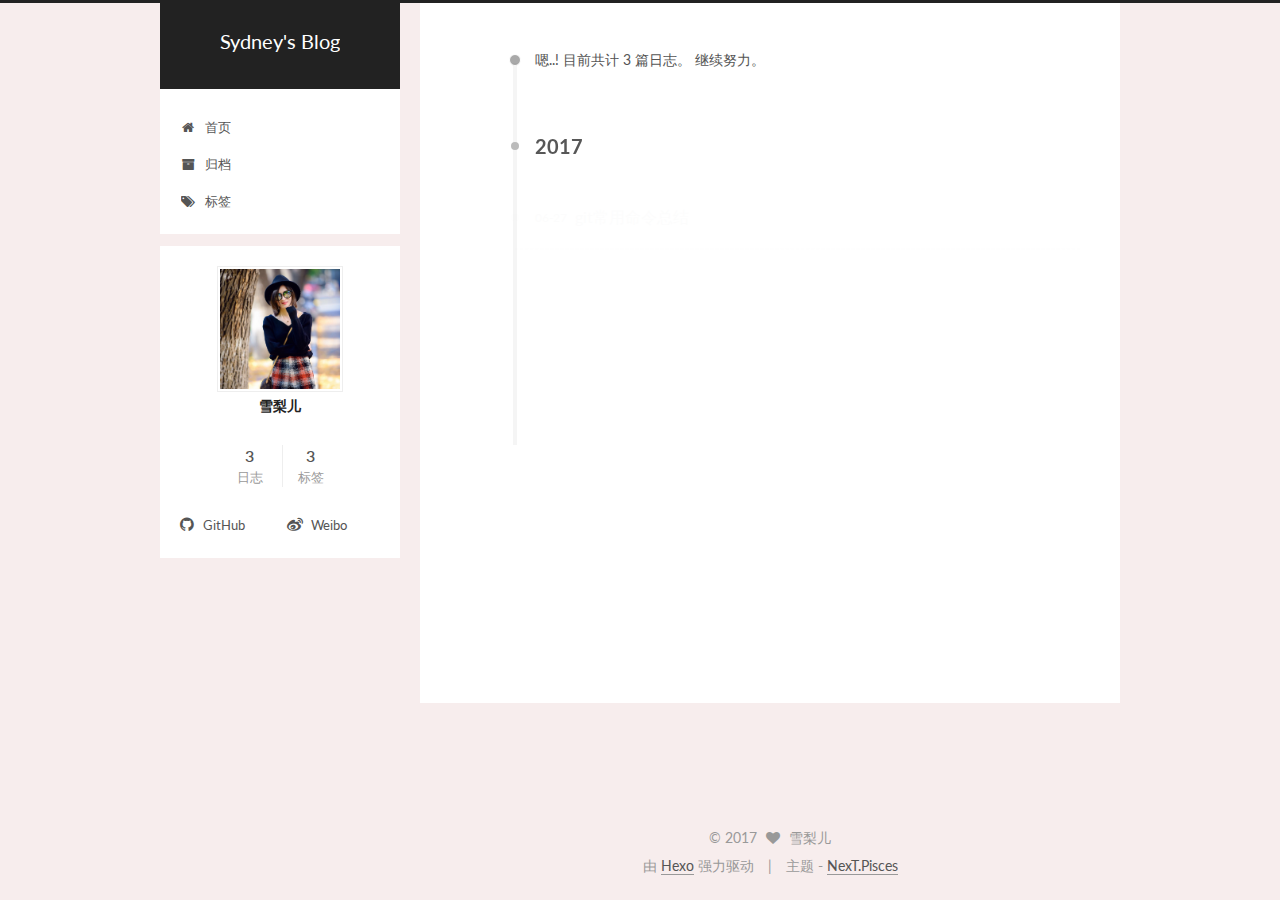
<file: archives/index.html>
<!doctype html>



  


<html class="theme-next pisces use-motion" lang="zh-Hans">
<head>
  <meta charset="UTF-8"/>
<meta http-equiv="X-UA-Compatible" content="IE=edge" />
<meta name="viewport" content="width=device-width, initial-scale=1, maximum-scale=1"/>






<meta http-equiv="Cache-Control" content="no-transform" />
<meta http-equiv="Cache-Control" content="no-siteapp" />















  
  
  <link href="/lib/fancybox/source/jquery.fancybox.css?v=2.1.5" rel="stylesheet" type="text/css" />




  
  
  
  

  
    
    
  

  

  

  

  

  
    
    
    <link href="//fonts.googleapis.com/css?family=Lato:300,300italic,400,400italic,700,700italic&subset=latin,latin-ext" rel="stylesheet" type="text/css">
  






<link href="/lib/font-awesome/css/font-awesome.min.css?v=4.6.2" rel="stylesheet" type="text/css" />

<link href="/css/main.css?v=5.1.1" rel="stylesheet" type="text/css" />


  <meta name="keywords" content="Hexo, NexT" />








  <link rel="shortcut icon" type="image/x-icon" href="/favicon.ico?v=5.1.1" />






<meta property="og:type" content="website">
<meta property="og:title" content="Sydney&#39;s Blog">
<meta property="og:url" content="http://yoursite.com/archives/index.html">
<meta property="og:site_name" content="Sydney&#39;s Blog">
<meta name="twitter:card" content="summary">
<meta name="twitter:title" content="Sydney&#39;s Blog">



<script type="text/javascript" id="hexo.configurations">
  var NexT = window.NexT || {};
  var CONFIG = {
    root: '/',
    scheme: 'Pisces',
    sidebar: {"position":"left","display":"post","offset":12,"offset_float":0,"b2t":false,"scrollpercent":false},
    fancybox: true,
    motion: true,
    duoshuo: {
      userId: '0',
      author: '博主'
    },
    algolia: {
      applicationID: '',
      apiKey: '',
      indexName: '',
      hits: {"per_page":10},
      labels: {"input_placeholder":"Search for Posts","hits_empty":"We didn't find any results for the search: ${query}","hits_stats":"${hits} results found in ${time} ms"}
    }
  };
</script>



  <link rel="canonical" href="http://yoursite.com/archives/"/>





  <title>归档 | Sydney's Blog</title>
</head>

<body itemscope itemtype="http://schema.org/WebPage" lang="zh-Hans">

  















  
  
    
  

  <div class="container sidebar-position-left  page-archive  ">
    <div class="headband"></div>

    <header id="header" class="header" itemscope itemtype="http://schema.org/WPHeader">
      <div class="header-inner"><div class="site-brand-wrapper">
  <div class="site-meta ">
    

    <div class="custom-logo-site-title">
      <a href="/"  class="brand" rel="start">
        <span class="logo-line-before"><i></i></span>
        <span class="site-title">Sydney's Blog</span>
        <span class="logo-line-after"><i></i></span>
      </a>
    </div>
      
        <p class="site-subtitle"></p>
      
  </div>

  <div class="site-nav-toggle">
    <button>
      <span class="btn-bar"></span>
      <span class="btn-bar"></span>
      <span class="btn-bar"></span>
    </button>
  </div>
</div>

<nav class="site-nav">
  

  
    <ul id="menu" class="menu">
      
        
        <li class="menu-item menu-item-home">
          <a href="/" rel="section">
            
              <i class="menu-item-icon fa fa-fw fa-home"></i> <br />
            
            首页
          </a>
        </li>
      
        
        <li class="menu-item menu-item-archives">
          <a href="/archives" rel="section">
            
              <i class="menu-item-icon fa fa-fw fa-archive"></i> <br />
            
            归档
          </a>
        </li>
      
        
        <li class="menu-item menu-item-tags">
          <a href="/tags" rel="section">
            
              <i class="menu-item-icon fa fa-fw fa-tags"></i> <br />
            
            标签
          </a>
        </li>
      

      
    </ul>
  

  
</nav>



 </div>
    </header>

    <main id="main" class="main">
      <div class="main-inner">
        <div class="content-wrap">
          <div id="content" class="content">
            

  <section id="posts" class="posts-collapse">
    <span class="archive-move-on"></span>

    <span class="archive-page-counter">
      
      
      
        
      
      嗯..! 目前共计 3 篇日志。 继续努力。
    </span>

    

      
      
      

      
        
        <div class="collection-title">
          <h2 class="archive-year motion-element" id="archive-year-2017">2017</h2>
        </div>
      
      

      

  <article class="post post-type-normal" itemscope itemtype="http://schema.org/Article">
    <header class="post-header">

      <h2 class="post-title">
        
            <a class="post-title-link" href="/2017/06/27/git/" itemprop="url">
              
                <span itemprop="name">git常用命令总结</span>
              
            </a>
        
      </h2>

      <div class="post-meta">
        <time class="post-time" itemprop="dateCreated"
              datetime="2017-06-27T17:34:49+08:00"
              content="2017-06-27" >
          06-27
        </time>
      </div>

    </header>
  </article>



    

      
      
      

      
      

      

  <article class="post post-type-normal" itemscope itemtype="http://schema.org/Article">
    <header class="post-header">

      <h2 class="post-title">
        
            <a class="post-title-link" href="/2017/06/27/kuayu/" itemprop="url">
              
                <span itemprop="name">跨域技术总结</span>
              
            </a>
        
      </h2>

      <div class="post-meta">
        <time class="post-time" itemprop="dateCreated"
              datetime="2017-06-27T17:34:49+08:00"
              content="2017-06-27" >
          06-27
        </time>
      </div>

    </header>
  </article>



    

      
      
      

      
      

      

  <article class="post post-type-normal" itemscope itemtype="http://schema.org/Article">
    <header class="post-header">

      <h2 class="post-title">
        
            <a class="post-title-link" href="/2017/05/16/hello-world/" itemprop="url">
              
                <span itemprop="name">Hello World</span>
              
            </a>
        
      </h2>

      <div class="post-meta">
        <time class="post-time" itemprop="dateCreated"
              datetime="2017-05-16T10:30:24+08:00"
              content="2017-05-16" >
          05-16
        </time>
      </div>

    </header>
  </article>



    

  </section>

  



          </div>
          


          

        </div>
        
          
  
  <div class="sidebar-toggle">
    <div class="sidebar-toggle-line-wrap">
      <span class="sidebar-toggle-line sidebar-toggle-line-first"></span>
      <span class="sidebar-toggle-line sidebar-toggle-line-middle"></span>
      <span class="sidebar-toggle-line sidebar-toggle-line-last"></span>
    </div>
  </div>

  <aside id="sidebar" class="sidebar">
    <div class="sidebar-inner">

      

      

      <section class="site-overview sidebar-panel sidebar-panel-active">
        <div class="site-author motion-element" itemprop="author" itemscope itemtype="http://schema.org/Person">
          <img class="site-author-image" itemprop="image"
               src="/images/1.jpeg"
               alt="雪梨儿" />
          <p class="site-author-name" itemprop="name">雪梨儿</p>
           
              <p class="site-description motion-element" itemprop="description"></p>
          
        </div>
        <nav class="site-state motion-element">

          
            <div class="site-state-item site-state-posts">
              <a href="/archives">
                <span class="site-state-item-count">3</span>
                <span class="site-state-item-name">日志</span>
              </a>
            </div>
          

          

          
            
            
            <div class="site-state-item site-state-tags">
              <a href="/tags/index.html">
                <span class="site-state-item-count">3</span>
                <span class="site-state-item-name">标签</span>
              </a>
            </div>
          

        </nav>

        

        <div class="links-of-author motion-element">
          
            
              <span class="links-of-author-item">
                <a href="https://github.com/sydneyhw" target="_blank" title="GitHub">
                  
                    <i class="fa fa-fw fa-github"></i>
                  
                  GitHub
                </a>
              </span>
            
              <span class="links-of-author-item">
                <a href="http://weibo.com/sydneybenben7777" target="_blank" title="Weibo">
                  
                    <i class="fa fa-fw fa-weibo"></i>
                  
                  Weibo
                </a>
              </span>
            
          
        </div>

        
        

        
        

        


      </section>

      

      

    </div>
  </aside>


        
      </div>
    </main>

    <footer id="footer" class="footer">
      <div class="footer-inner">
        <div class="copyright" >
  
  &copy; 
  <span itemprop="copyrightYear">2017</span>
  <span class="with-love">
    <i class="fa fa-heart"></i>
  </span>
  <span class="author" itemprop="copyrightHolder">雪梨儿</span>
</div>


<div class="powered-by">
  由 <a class="theme-link" href="https://hexo.io">Hexo</a> 强力驱动
</div>

<div class="theme-info">
  主题 -
  <a class="theme-link" href="https://github.com/iissnan/hexo-theme-next">
    NexT.Pisces
  </a>
</div>


        

        
      </div>
    </footer>

    
      <div class="back-to-top">
        <i class="fa fa-arrow-up"></i>
        
      </div>
    

  </div>

  

<script type="text/javascript">
  if (Object.prototype.toString.call(window.Promise) !== '[object Function]') {
    window.Promise = null;
  }
</script>









  












  
  <script type="text/javascript" src="/lib/jquery/index.js?v=2.1.3"></script>

  
  <script type="text/javascript" src="/lib/fastclick/lib/fastclick.min.js?v=1.0.6"></script>

  
  <script type="text/javascript" src="/lib/jquery_lazyload/jquery.lazyload.js?v=1.9.7"></script>

  
  <script type="text/javascript" src="/lib/velocity/velocity.min.js?v=1.2.1"></script>

  
  <script type="text/javascript" src="/lib/velocity/velocity.ui.min.js?v=1.2.1"></script>

  
  <script type="text/javascript" src="/lib/fancybox/source/jquery.fancybox.pack.js?v=2.1.5"></script>


  


  <script type="text/javascript" src="/js/src/utils.js?v=5.1.1"></script>

  <script type="text/javascript" src="/js/src/motion.js?v=5.1.1"></script>



  
  


  <script type="text/javascript" src="/js/src/affix.js?v=5.1.1"></script>

  <script type="text/javascript" src="/js/src/schemes/pisces.js?v=5.1.1"></script>



  
  
    <script type="text/javascript" id="motion.page.archive">
      $('.archive-year').velocity('transition.slideLeftIn');
    </script>
  


  


  <script type="text/javascript" src="/js/src/bootstrap.js?v=5.1.1"></script>



  


  




	





  





  





  






  





  

  

  

  

  

</body>
</html>
</file>
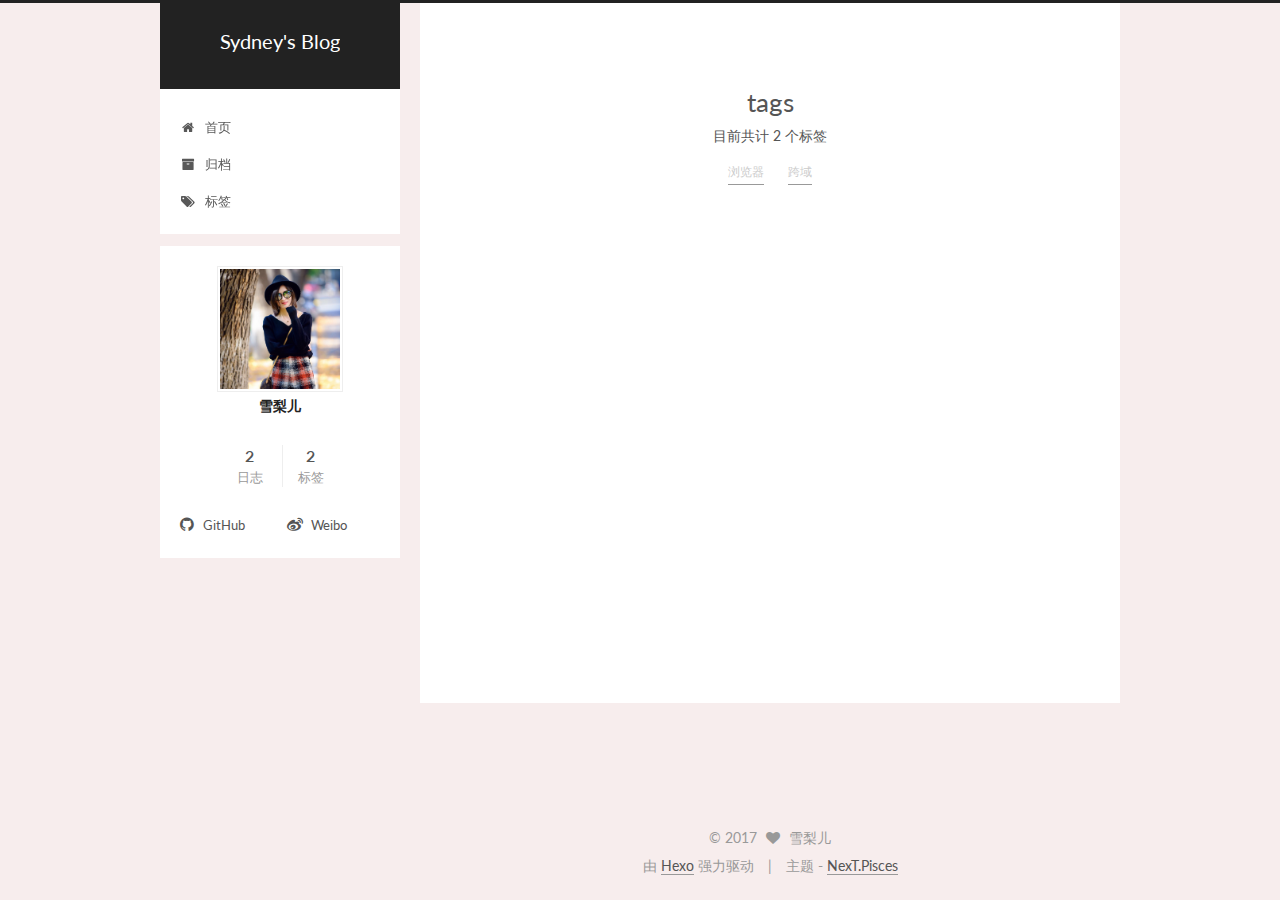
<file: tags/index.html>
<!doctype html>



  


<html class="theme-next pisces use-motion" lang="zh-Hans">
<head>
  <meta charset="UTF-8"/>
<meta http-equiv="X-UA-Compatible" content="IE=edge" />
<meta name="viewport" content="width=device-width, initial-scale=1, maximum-scale=1"/>






<meta http-equiv="Cache-Control" content="no-transform" />
<meta http-equiv="Cache-Control" content="no-siteapp" />















  
  
  <link href="/lib/fancybox/source/jquery.fancybox.css?v=2.1.5" rel="stylesheet" type="text/css" />




  
  
  
  

  
    
    
  

  

  

  

  

  
    
    
    <link href="//fonts.googleapis.com/css?family=Lato:300,300italic,400,400italic,700,700italic&subset=latin,latin-ext" rel="stylesheet" type="text/css">
  






<link href="/lib/font-awesome/css/font-awesome.min.css?v=4.6.2" rel="stylesheet" type="text/css" />

<link href="/css/main.css?v=5.1.1" rel="stylesheet" type="text/css" />


  <meta name="keywords" content="Hexo, NexT" />








  <link rel="shortcut icon" type="image/x-icon" href="/favicon.ico?v=5.1.1" />






<meta property="og:type" content="website">
<meta property="og:title" content="tags">
<meta property="og:url" content="http://yoursite.com/tags/index.html">
<meta property="og:site_name" content="Sydney&#39;s Blog">
<meta property="og:updated_time" content="2017-06-27T09:53:54.000Z">
<meta name="twitter:card" content="summary">
<meta name="twitter:title" content="tags">



<script type="text/javascript" id="hexo.configurations">
  var NexT = window.NexT || {};
  var CONFIG = {
    root: '/',
    scheme: 'Pisces',
    sidebar: {"position":"left","display":"post","offset":12,"offset_float":0,"b2t":false,"scrollpercent":false},
    fancybox: true,
    motion: true,
    duoshuo: {
      userId: '0',
      author: '博主'
    },
    algolia: {
      applicationID: '',
      apiKey: '',
      indexName: '',
      hits: {"per_page":10},
      labels: {"input_placeholder":"Search for Posts","hits_empty":"We didn't find any results for the search: ${query}","hits_stats":"${hits} results found in ${time} ms"}
    }
  };
</script>



  <link rel="canonical" href="http://yoursite.com/tags/"/>





  <title>tags | Sydney's Blog</title>
</head>

<body itemscope itemtype="http://schema.org/WebPage" lang="zh-Hans">

  















  
  
    
  

  <div class="container sidebar-position-left  ">
    <div class="headband"></div>

    <header id="header" class="header" itemscope itemtype="http://schema.org/WPHeader">
      <div class="header-inner"><div class="site-brand-wrapper">
  <div class="site-meta ">
    

    <div class="custom-logo-site-title">
      <a href="/"  class="brand" rel="start">
        <span class="logo-line-before"><i></i></span>
        <span class="site-title">Sydney's Blog</span>
        <span class="logo-line-after"><i></i></span>
      </a>
    </div>
      
        <p class="site-subtitle"></p>
      
  </div>

  <div class="site-nav-toggle">
    <button>
      <span class="btn-bar"></span>
      <span class="btn-bar"></span>
      <span class="btn-bar"></span>
    </button>
  </div>
</div>

<nav class="site-nav">
  

  
    <ul id="menu" class="menu">
      
        
        <li class="menu-item menu-item-home">
          <a href="/" rel="section">
            
              <i class="menu-item-icon fa fa-fw fa-home"></i> <br />
            
            首页
          </a>
        </li>
      
        
        <li class="menu-item menu-item-archives">
          <a href="/archives" rel="section">
            
              <i class="menu-item-icon fa fa-fw fa-archive"></i> <br />
            
            归档
          </a>
        </li>
      
        
        <li class="menu-item menu-item-tags">
          <a href="/tags" rel="section">
            
              <i class="menu-item-icon fa fa-fw fa-tags"></i> <br />
            
            标签
          </a>
        </li>
      

      
    </ul>
  

  
</nav>



 </div>
    </header>

    <main id="main" class="main">
      <div class="main-inner">
        <div class="content-wrap">
          <div id="content" class="content">
            

  <div id="posts" class="posts-expand">
  <header class="post-header">

	<h1 class="post-title" itemprop="name headline">tags</h1>



</header>

    
    
      <div class="tag-cloud">
        <div class="tag-cloud-title">
            目前共计 2 个标签
        </div>
        <div class="tag-cloud-tags">
          <a href="/tags/浏览器/" style="font-size: 12px; color: #ccc">浏览器</a> <a href="/tags/跨域/" style="font-size: 12px; color: #ccc">跨域</a>
        </div>
      </div>
    
  </div>


          </div>
          


          

        </div>
        
          
  
  <div class="sidebar-toggle">
    <div class="sidebar-toggle-line-wrap">
      <span class="sidebar-toggle-line sidebar-toggle-line-first"></span>
      <span class="sidebar-toggle-line sidebar-toggle-line-middle"></span>
      <span class="sidebar-toggle-line sidebar-toggle-line-last"></span>
    </div>
  </div>

  <aside id="sidebar" class="sidebar">
    <div class="sidebar-inner">

      

      

      <section class="site-overview sidebar-panel sidebar-panel-active">
        <div class="site-author motion-element" itemprop="author" itemscope itemtype="http://schema.org/Person">
          <img class="site-author-image" itemprop="image"
               src="/images/1.jpeg"
               alt="雪梨儿" />
          <p class="site-author-name" itemprop="name">雪梨儿</p>
           
              <p class="site-description motion-element" itemprop="description"></p>
          
        </div>
        <nav class="site-state motion-element">

          
            <div class="site-state-item site-state-posts">
              <a href="/archives">
                <span class="site-state-item-count">2</span>
                <span class="site-state-item-name">日志</span>
              </a>
            </div>
          

          

          
            
            
            <div class="site-state-item site-state-tags">
              <a href="/tags/index.html">
                <span class="site-state-item-count">2</span>
                <span class="site-state-item-name">标签</span>
              </a>
            </div>
          

        </nav>

        

        <div class="links-of-author motion-element">
          
            
              <span class="links-of-author-item">
                <a href="https://github.com/sydneyhw" target="_blank" title="GitHub">
                  
                    <i class="fa fa-fw fa-github"></i>
                  
                  GitHub
                </a>
              </span>
            
              <span class="links-of-author-item">
                <a href="http://weibo.com/sydneybenben7777" target="_blank" title="Weibo">
                  
                    <i class="fa fa-fw fa-weibo"></i>
                  
                  Weibo
                </a>
              </span>
            
          
        </div>

        
        

        
        

        


      </section>

      

      

    </div>
  </aside>


        
      </div>
    </main>

    <footer id="footer" class="footer">
      <div class="footer-inner">
        <div class="copyright" >
  
  &copy; 
  <span itemprop="copyrightYear">2017</span>
  <span class="with-love">
    <i class="fa fa-heart"></i>
  </span>
  <span class="author" itemprop="copyrightHolder">雪梨儿</span>
</div>


<div class="powered-by">
  由 <a class="theme-link" href="https://hexo.io">Hexo</a> 强力驱动
</div>

<div class="theme-info">
  主题 -
  <a class="theme-link" href="https://github.com/iissnan/hexo-theme-next">
    NexT.Pisces
  </a>
</div>


        

        
      </div>
    </footer>

    
      <div class="back-to-top">
        <i class="fa fa-arrow-up"></i>
        
      </div>
    

  </div>

  

<script type="text/javascript">
  if (Object.prototype.toString.call(window.Promise) !== '[object Function]') {
    window.Promise = null;
  }
</script>









  












  
  <script type="text/javascript" src="/lib/jquery/index.js?v=2.1.3"></script>

  
  <script type="text/javascript" src="/lib/fastclick/lib/fastclick.min.js?v=1.0.6"></script>

  
  <script type="text/javascript" src="/lib/jquery_lazyload/jquery.lazyload.js?v=1.9.7"></script>

  
  <script type="text/javascript" src="/lib/velocity/velocity.min.js?v=1.2.1"></script>

  
  <script type="text/javascript" src="/lib/velocity/velocity.ui.min.js?v=1.2.1"></script>

  
  <script type="text/javascript" src="/lib/fancybox/source/jquery.fancybox.pack.js?v=2.1.5"></script>


  


  <script type="text/javascript" src="/js/src/utils.js?v=5.1.1"></script>

  <script type="text/javascript" src="/js/src/motion.js?v=5.1.1"></script>



  
  


  <script type="text/javascript" src="/js/src/affix.js?v=5.1.1"></script>

  <script type="text/javascript" src="/js/src/schemes/pisces.js?v=5.1.1"></script>



  

  


  <script type="text/javascript" src="/js/src/bootstrap.js?v=5.1.1"></script>



  


  




	





  





  





  






  





  

  

  

  

  

</body>
</html>
</file>
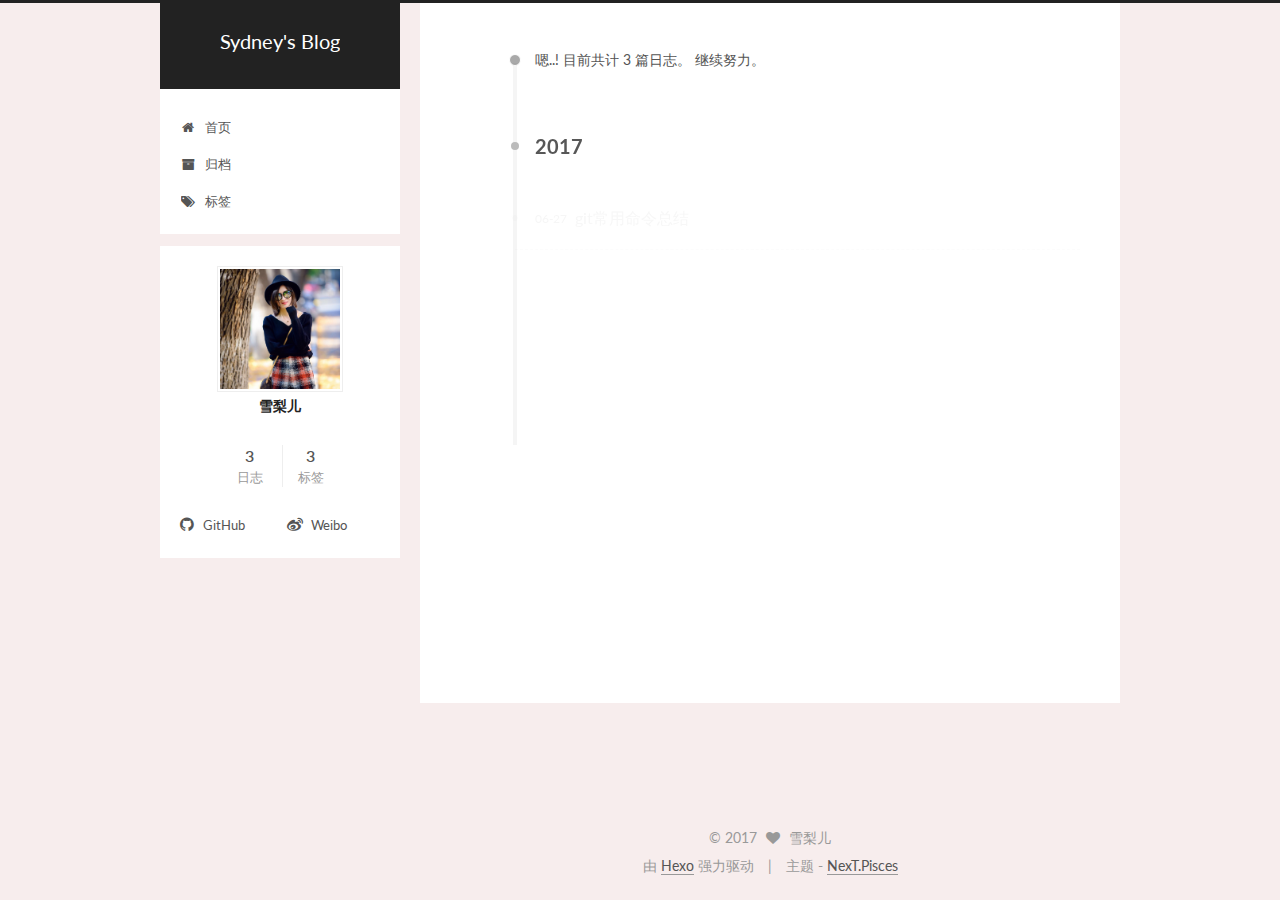
<file: archives/2017/index.html>
<!doctype html>



  


<html class="theme-next pisces use-motion" lang="zh-Hans">
<head>
  <meta charset="UTF-8"/>
<meta http-equiv="X-UA-Compatible" content="IE=edge" />
<meta name="viewport" content="width=device-width, initial-scale=1, maximum-scale=1"/>






<meta http-equiv="Cache-Control" content="no-transform" />
<meta http-equiv="Cache-Control" content="no-siteapp" />















  
  
  <link href="/lib/fancybox/source/jquery.fancybox.css?v=2.1.5" rel="stylesheet" type="text/css" />




  
  
  
  

  
    
    
  

  

  

  

  

  
    
    
    <link href="//fonts.googleapis.com/css?family=Lato:300,300italic,400,400italic,700,700italic&subset=latin,latin-ext" rel="stylesheet" type="text/css">
  






<link href="/lib/font-awesome/css/font-awesome.min.css?v=4.6.2" rel="stylesheet" type="text/css" />

<link href="/css/main.css?v=5.1.1" rel="stylesheet" type="text/css" />


  <meta name="keywords" content="Hexo, NexT" />








  <link rel="shortcut icon" type="image/x-icon" href="/favicon.ico?v=5.1.1" />






<meta property="og:type" content="website">
<meta property="og:title" content="Sydney&#39;s Blog">
<meta property="og:url" content="http://yoursite.com/archives/2017/index.html">
<meta property="og:site_name" content="Sydney&#39;s Blog">
<meta name="twitter:card" content="summary">
<meta name="twitter:title" content="Sydney&#39;s Blog">



<script type="text/javascript" id="hexo.configurations">
  var NexT = window.NexT || {};
  var CONFIG = {
    root: '/',
    scheme: 'Pisces',
    sidebar: {"position":"left","display":"post","offset":12,"offset_float":0,"b2t":false,"scrollpercent":false},
    fancybox: true,
    motion: true,
    duoshuo: {
      userId: '0',
      author: '博主'
    },
    algolia: {
      applicationID: '',
      apiKey: '',
      indexName: '',
      hits: {"per_page":10},
      labels: {"input_placeholder":"Search for Posts","hits_empty":"We didn't find any results for the search: ${query}","hits_stats":"${hits} results found in ${time} ms"}
    }
  };
</script>



  <link rel="canonical" href="http://yoursite.com/archives/2017/"/>





  <title>归档 | Sydney's Blog</title>
</head>

<body itemscope itemtype="http://schema.org/WebPage" lang="zh-Hans">

  















  
  
    
  

  <div class="container sidebar-position-left  page-archive  ">
    <div class="headband"></div>

    <header id="header" class="header" itemscope itemtype="http://schema.org/WPHeader">
      <div class="header-inner"><div class="site-brand-wrapper">
  <div class="site-meta ">
    

    <div class="custom-logo-site-title">
      <a href="/"  class="brand" rel="start">
        <span class="logo-line-before"><i></i></span>
        <span class="site-title">Sydney's Blog</span>
        <span class="logo-line-after"><i></i></span>
      </a>
    </div>
      
        <p class="site-subtitle"></p>
      
  </div>

  <div class="site-nav-toggle">
    <button>
      <span class="btn-bar"></span>
      <span class="btn-bar"></span>
      <span class="btn-bar"></span>
    </button>
  </div>
</div>

<nav class="site-nav">
  

  
    <ul id="menu" class="menu">
      
        
        <li class="menu-item menu-item-home">
          <a href="/" rel="section">
            
              <i class="menu-item-icon fa fa-fw fa-home"></i> <br />
            
            首页
          </a>
        </li>
      
        
        <li class="menu-item menu-item-archives">
          <a href="/archives" rel="section">
            
              <i class="menu-item-icon fa fa-fw fa-archive"></i> <br />
            
            归档
          </a>
        </li>
      
        
        <li class="menu-item menu-item-tags">
          <a href="/tags" rel="section">
            
              <i class="menu-item-icon fa fa-fw fa-tags"></i> <br />
            
            标签
          </a>
        </li>
      

      
    </ul>
  

  
</nav>



 </div>
    </header>

    <main id="main" class="main">
      <div class="main-inner">
        <div class="content-wrap">
          <div id="content" class="content">
            

  <section id="posts" class="posts-collapse">
    <span class="archive-move-on"></span>

    <span class="archive-page-counter">
      
      
      
        
      
      嗯..! 目前共计 3 篇日志。 继续努力。
    </span>

    

      
      
      

      
        
        <div class="collection-title">
          <h2 class="archive-year motion-element" id="archive-year-2017">2017</h2>
        </div>
      
      

      

  <article class="post post-type-normal" itemscope itemtype="http://schema.org/Article">
    <header class="post-header">

      <h2 class="post-title">
        
            <a class="post-title-link" href="/2017/06/27/git/" itemprop="url">
              
                <span itemprop="name">git常用命令总结</span>
              
            </a>
        
      </h2>

      <div class="post-meta">
        <time class="post-time" itemprop="dateCreated"
              datetime="2017-06-27T17:34:49+08:00"
              content="2017-06-27" >
          06-27
        </time>
      </div>

    </header>
  </article>



    

      
      
      

      
      

      

  <article class="post post-type-normal" itemscope itemtype="http://schema.org/Article">
    <header class="post-header">

      <h2 class="post-title">
        
            <a class="post-title-link" href="/2017/06/27/kuayu/" itemprop="url">
              
                <span itemprop="name">跨域技术总结</span>
              
            </a>
        
      </h2>

      <div class="post-meta">
        <time class="post-time" itemprop="dateCreated"
              datetime="2017-06-27T17:34:49+08:00"
              content="2017-06-27" >
          06-27
        </time>
      </div>

    </header>
  </article>



    

      
      
      

      
      

      

  <article class="post post-type-normal" itemscope itemtype="http://schema.org/Article">
    <header class="post-header">

      <h2 class="post-title">
        
            <a class="post-title-link" href="/2017/05/16/hello-world/" itemprop="url">
              
                <span itemprop="name">Hello World</span>
              
            </a>
        
      </h2>

      <div class="post-meta">
        <time class="post-time" itemprop="dateCreated"
              datetime="2017-05-16T10:30:24+08:00"
              content="2017-05-16" >
          05-16
        </time>
      </div>

    </header>
  </article>



    

  </section>

  



          </div>
          


          

        </div>
        
          
  
  <div class="sidebar-toggle">
    <div class="sidebar-toggle-line-wrap">
      <span class="sidebar-toggle-line sidebar-toggle-line-first"></span>
      <span class="sidebar-toggle-line sidebar-toggle-line-middle"></span>
      <span class="sidebar-toggle-line sidebar-toggle-line-last"></span>
    </div>
  </div>

  <aside id="sidebar" class="sidebar">
    <div class="sidebar-inner">

      

      

      <section class="site-overview sidebar-panel sidebar-panel-active">
        <div class="site-author motion-element" itemprop="author" itemscope itemtype="http://schema.org/Person">
          <img class="site-author-image" itemprop="image"
               src="/images/1.jpeg"
               alt="雪梨儿" />
          <p class="site-author-name" itemprop="name">雪梨儿</p>
           
              <p class="site-description motion-element" itemprop="description"></p>
          
        </div>
        <nav class="site-state motion-element">

          
            <div class="site-state-item site-state-posts">
              <a href="/archives">
                <span class="site-state-item-count">3</span>
                <span class="site-state-item-name">日志</span>
              </a>
            </div>
          

          

          
            
            
            <div class="site-state-item site-state-tags">
              <a href="/tags/index.html">
                <span class="site-state-item-count">3</span>
                <span class="site-state-item-name">标签</span>
              </a>
            </div>
          

        </nav>

        

        <div class="links-of-author motion-element">
          
            
              <span class="links-of-author-item">
                <a href="https://github.com/sydneyhw" target="_blank" title="GitHub">
                  
                    <i class="fa fa-fw fa-github"></i>
                  
                  GitHub
                </a>
              </span>
            
              <span class="links-of-author-item">
                <a href="http://weibo.com/sydneybenben7777" target="_blank" title="Weibo">
                  
                    <i class="fa fa-fw fa-weibo"></i>
                  
                  Weibo
                </a>
              </span>
            
          
        </div>

        
        

        
        

        


      </section>

      

      

    </div>
  </aside>


        
      </div>
    </main>

    <footer id="footer" class="footer">
      <div class="footer-inner">
        <div class="copyright" >
  
  &copy; 
  <span itemprop="copyrightYear">2017</span>
  <span class="with-love">
    <i class="fa fa-heart"></i>
  </span>
  <span class="author" itemprop="copyrightHolder">雪梨儿</span>
</div>


<div class="powered-by">
  由 <a class="theme-link" href="https://hexo.io">Hexo</a> 强力驱动
</div>

<div class="theme-info">
  主题 -
  <a class="theme-link" href="https://github.com/iissnan/hexo-theme-next">
    NexT.Pisces
  </a>
</div>


        

        
      </div>
    </footer>

    
      <div class="back-to-top">
        <i class="fa fa-arrow-up"></i>
        
      </div>
    

  </div>

  

<script type="text/javascript">
  if (Object.prototype.toString.call(window.Promise) !== '[object Function]') {
    window.Promise = null;
  }
</script>









  












  
  <script type="text/javascript" src="/lib/jquery/index.js?v=2.1.3"></script>

  
  <script type="text/javascript" src="/lib/fastclick/lib/fastclick.min.js?v=1.0.6"></script>

  
  <script type="text/javascript" src="/lib/jquery_lazyload/jquery.lazyload.js?v=1.9.7"></script>

  
  <script type="text/javascript" src="/lib/velocity/velocity.min.js?v=1.2.1"></script>

  
  <script type="text/javascript" src="/lib/velocity/velocity.ui.min.js?v=1.2.1"></script>

  
  <script type="text/javascript" src="/lib/fancybox/source/jquery.fancybox.pack.js?v=2.1.5"></script>


  


  <script type="text/javascript" src="/js/src/utils.js?v=5.1.1"></script>

  <script type="text/javascript" src="/js/src/motion.js?v=5.1.1"></script>



  
  


  <script type="text/javascript" src="/js/src/affix.js?v=5.1.1"></script>

  <script type="text/javascript" src="/js/src/schemes/pisces.js?v=5.1.1"></script>



  
  
    <script type="text/javascript" id="motion.page.archive">
      $('.archive-year').velocity('transition.slideLeftIn');
    </script>
  


  


  <script type="text/javascript" src="/js/src/bootstrap.js?v=5.1.1"></script>



  


  




	





  





  





  






  





  

  

  

  

  

</body>
</html>
</file>
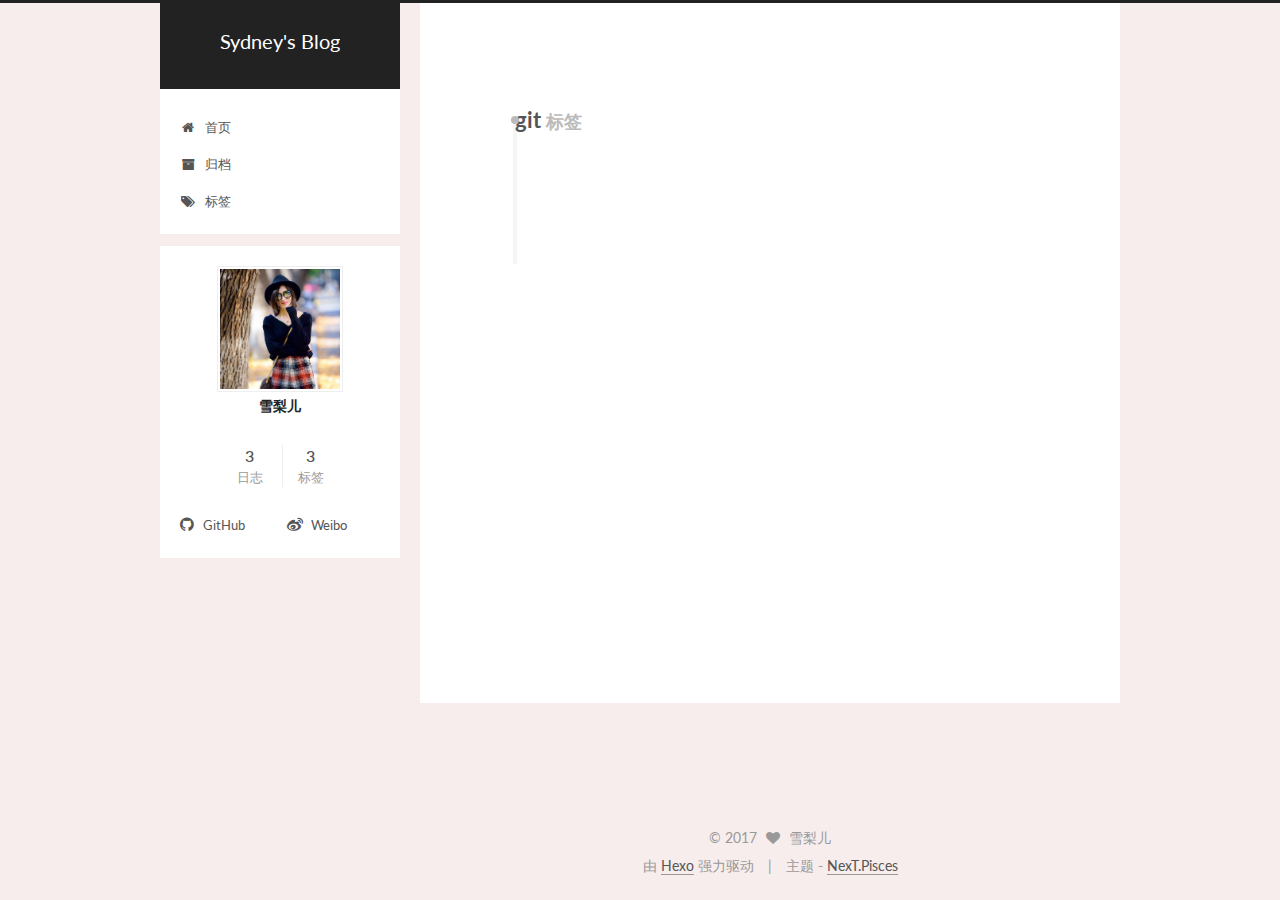
<file: tags/git/index.html>
<!doctype html>



  


<html class="theme-next pisces use-motion" lang="zh-Hans">
<head>
  <meta charset="UTF-8"/>
<meta http-equiv="X-UA-Compatible" content="IE=edge" />
<meta name="viewport" content="width=device-width, initial-scale=1, maximum-scale=1"/>






<meta http-equiv="Cache-Control" content="no-transform" />
<meta http-equiv="Cache-Control" content="no-siteapp" />















  
  
  <link href="/lib/fancybox/source/jquery.fancybox.css?v=2.1.5" rel="stylesheet" type="text/css" />




  
  
  
  

  
    
    
  

  

  

  

  

  
    
    
    <link href="//fonts.googleapis.com/css?family=Lato:300,300italic,400,400italic,700,700italic&subset=latin,latin-ext" rel="stylesheet" type="text/css">
  






<link href="/lib/font-awesome/css/font-awesome.min.css?v=4.6.2" rel="stylesheet" type="text/css" />

<link href="/css/main.css?v=5.1.1" rel="stylesheet" type="text/css" />


  <meta name="keywords" content="Hexo, NexT" />








  <link rel="shortcut icon" type="image/x-icon" href="/favicon.ico?v=5.1.1" />






<meta property="og:type" content="website">
<meta property="og:title" content="Sydney&#39;s Blog">
<meta property="og:url" content="http://yoursite.com/tags/git/index.html">
<meta property="og:site_name" content="Sydney&#39;s Blog">
<meta name="twitter:card" content="summary">
<meta name="twitter:title" content="Sydney&#39;s Blog">



<script type="text/javascript" id="hexo.configurations">
  var NexT = window.NexT || {};
  var CONFIG = {
    root: '/',
    scheme: 'Pisces',
    sidebar: {"position":"left","display":"post","offset":12,"offset_float":0,"b2t":false,"scrollpercent":false},
    fancybox: true,
    motion: true,
    duoshuo: {
      userId: '0',
      author: '博主'
    },
    algolia: {
      applicationID: '',
      apiKey: '',
      indexName: '',
      hits: {"per_page":10},
      labels: {"input_placeholder":"Search for Posts","hits_empty":"We didn't find any results for the search: ${query}","hits_stats":"${hits} results found in ${time} ms"}
    }
  };
</script>



  <link rel="canonical" href="http://yoursite.com/tags/git/"/>





  <title>标签: git | Sydney's Blog</title>
</head>

<body itemscope itemtype="http://schema.org/WebPage" lang="zh-Hans">

  















  
  
    
  

  <div class="container sidebar-position-left  ">
    <div class="headband"></div>

    <header id="header" class="header" itemscope itemtype="http://schema.org/WPHeader">
      <div class="header-inner"><div class="site-brand-wrapper">
  <div class="site-meta ">
    

    <div class="custom-logo-site-title">
      <a href="/"  class="brand" rel="start">
        <span class="logo-line-before"><i></i></span>
        <span class="site-title">Sydney's Blog</span>
        <span class="logo-line-after"><i></i></span>
      </a>
    </div>
      
        <p class="site-subtitle"></p>
      
  </div>

  <div class="site-nav-toggle">
    <button>
      <span class="btn-bar"></span>
      <span class="btn-bar"></span>
      <span class="btn-bar"></span>
    </button>
  </div>
</div>

<nav class="site-nav">
  

  
    <ul id="menu" class="menu">
      
        
        <li class="menu-item menu-item-home">
          <a href="/" rel="section">
            
              <i class="menu-item-icon fa fa-fw fa-home"></i> <br />
            
            首页
          </a>
        </li>
      
        
        <li class="menu-item menu-item-archives">
          <a href="/archives" rel="section">
            
              <i class="menu-item-icon fa fa-fw fa-archive"></i> <br />
            
            归档
          </a>
        </li>
      
        
        <li class="menu-item menu-item-tags">
          <a href="/tags" rel="section">
            
              <i class="menu-item-icon fa fa-fw fa-tags"></i> <br />
            
            标签
          </a>
        </li>
      

      
    </ul>
  

  
</nav>



 </div>
    </header>

    <main id="main" class="main">
      <div class="main-inner">
        <div class="content-wrap">
          <div id="content" class="content">
            

  <div id="posts" class="posts-collapse">
    <div class="collection-title">
      <h1>git<small>标签</small>
      </h1>
    </div>

    
      

  <article class="post post-type-normal" itemscope itemtype="http://schema.org/Article">
    <header class="post-header">

      <h2 class="post-title">
        
            <a class="post-title-link" href="/2017/06/27/git/" itemprop="url">
              
                <span itemprop="name">git常用命令总结</span>
              
            </a>
        
      </h2>

      <div class="post-meta">
        <time class="post-time" itemprop="dateCreated"
              datetime="2017-06-27T17:34:49+08:00"
              content="2017-06-27" >
          06-27
        </time>
      </div>

    </header>
  </article>


    
  </div>

  


          </div>
          


          

        </div>
        
          
  
  <div class="sidebar-toggle">
    <div class="sidebar-toggle-line-wrap">
      <span class="sidebar-toggle-line sidebar-toggle-line-first"></span>
      <span class="sidebar-toggle-line sidebar-toggle-line-middle"></span>
      <span class="sidebar-toggle-line sidebar-toggle-line-last"></span>
    </div>
  </div>

  <aside id="sidebar" class="sidebar">
    <div class="sidebar-inner">

      

      

      <section class="site-overview sidebar-panel sidebar-panel-active">
        <div class="site-author motion-element" itemprop="author" itemscope itemtype="http://schema.org/Person">
          <img class="site-author-image" itemprop="image"
               src="/images/1.jpeg"
               alt="雪梨儿" />
          <p class="site-author-name" itemprop="name">雪梨儿</p>
           
              <p class="site-description motion-element" itemprop="description"></p>
          
        </div>
        <nav class="site-state motion-element">

          
            <div class="site-state-item site-state-posts">
              <a href="/archives">
                <span class="site-state-item-count">3</span>
                <span class="site-state-item-name">日志</span>
              </a>
            </div>
          

          

          
            
            
            <div class="site-state-item site-state-tags">
              <a href="/tags/index.html">
                <span class="site-state-item-count">3</span>
                <span class="site-state-item-name">标签</span>
              </a>
            </div>
          

        </nav>

        

        <div class="links-of-author motion-element">
          
            
              <span class="links-of-author-item">
                <a href="https://github.com/sydneyhw" target="_blank" title="GitHub">
                  
                    <i class="fa fa-fw fa-github"></i>
                  
                  GitHub
                </a>
              </span>
            
              <span class="links-of-author-item">
                <a href="http://weibo.com/sydneybenben7777" target="_blank" title="Weibo">
                  
                    <i class="fa fa-fw fa-weibo"></i>
                  
                  Weibo
                </a>
              </span>
            
          
        </div>

        
        

        
        

        


      </section>

      

      

    </div>
  </aside>


        
      </div>
    </main>

    <footer id="footer" class="footer">
      <div class="footer-inner">
        <div class="copyright" >
  
  &copy; 
  <span itemprop="copyrightYear">2017</span>
  <span class="with-love">
    <i class="fa fa-heart"></i>
  </span>
  <span class="author" itemprop="copyrightHolder">雪梨儿</span>
</div>


<div class="powered-by">
  由 <a class="theme-link" href="https://hexo.io">Hexo</a> 强力驱动
</div>

<div class="theme-info">
  主题 -
  <a class="theme-link" href="https://github.com/iissnan/hexo-theme-next">
    NexT.Pisces
  </a>
</div>


        

        
      </div>
    </footer>

    
      <div class="back-to-top">
        <i class="fa fa-arrow-up"></i>
        
      </div>
    

  </div>

  

<script type="text/javascript">
  if (Object.prototype.toString.call(window.Promise) !== '[object Function]') {
    window.Promise = null;
  }
</script>









  












  
  <script type="text/javascript" src="/lib/jquery/index.js?v=2.1.3"></script>

  
  <script type="text/javascript" src="/lib/fastclick/lib/fastclick.min.js?v=1.0.6"></script>

  
  <script type="text/javascript" src="/lib/jquery_lazyload/jquery.lazyload.js?v=1.9.7"></script>

  
  <script type="text/javascript" src="/lib/velocity/velocity.min.js?v=1.2.1"></script>

  
  <script type="text/javascript" src="/lib/velocity/velocity.ui.min.js?v=1.2.1"></script>

  
  <script type="text/javascript" src="/lib/fancybox/source/jquery.fancybox.pack.js?v=2.1.5"></script>


  


  <script type="text/javascript" src="/js/src/utils.js?v=5.1.1"></script>

  <script type="text/javascript" src="/js/src/motion.js?v=5.1.1"></script>



  
  


  <script type="text/javascript" src="/js/src/affix.js?v=5.1.1"></script>

  <script type="text/javascript" src="/js/src/schemes/pisces.js?v=5.1.1"></script>



  

  


  <script type="text/javascript" src="/js/src/bootstrap.js?v=5.1.1"></script>



  


  




	





  





  





  






  





  

  

  

  

  

</body>
</html>
</file>
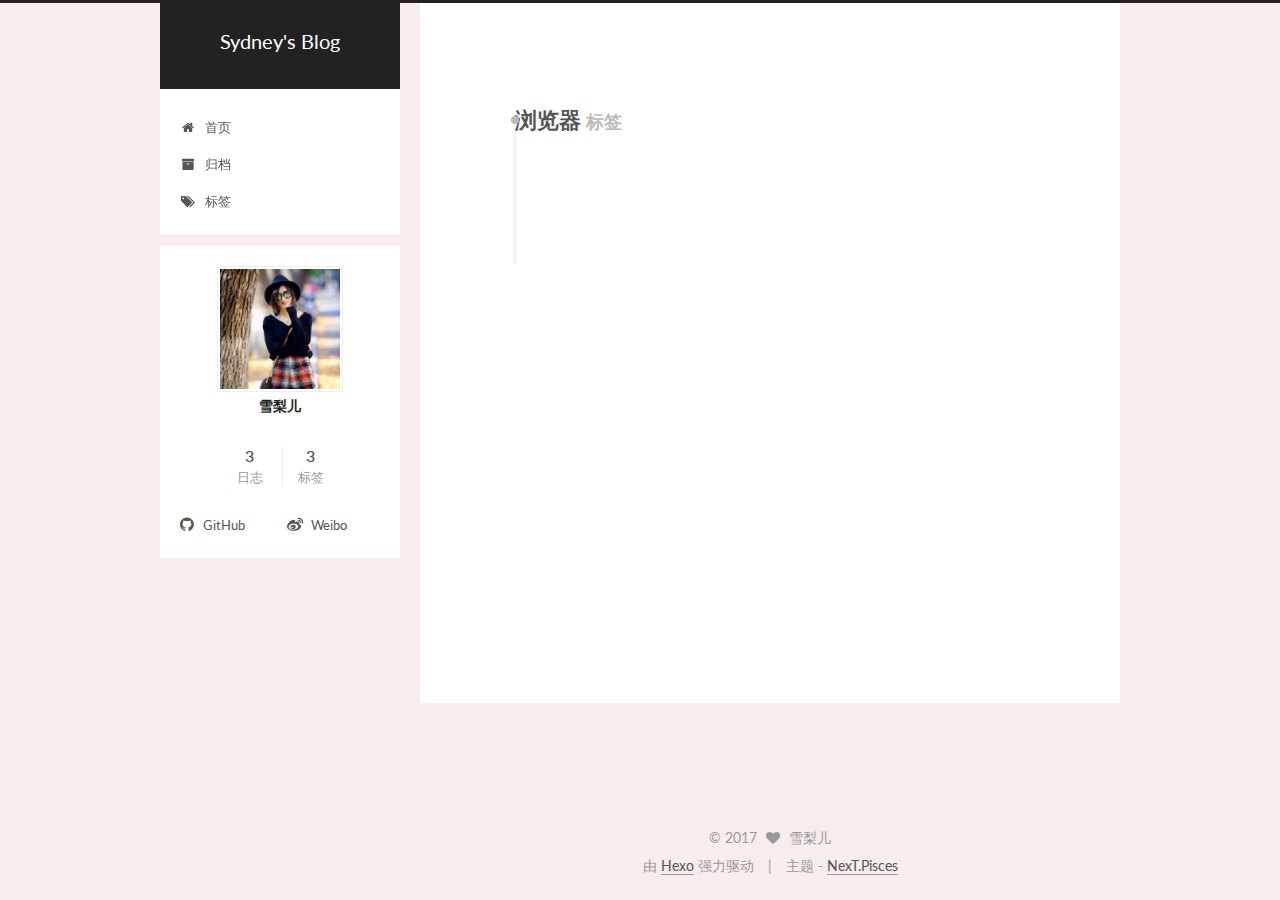
<file: tags/浏览器/index.html>
<!doctype html>



  


<html class="theme-next pisces use-motion" lang="zh-Hans">
<head>
  <meta charset="UTF-8"/>
<meta http-equiv="X-UA-Compatible" content="IE=edge" />
<meta name="viewport" content="width=device-width, initial-scale=1, maximum-scale=1"/>






<meta http-equiv="Cache-Control" content="no-transform" />
<meta http-equiv="Cache-Control" content="no-siteapp" />















  
  
  <link href="/lib/fancybox/source/jquery.fancybox.css?v=2.1.5" rel="stylesheet" type="text/css" />




  
  
  
  

  
    
    
  

  

  

  

  

  
    
    
    <link href="//fonts.googleapis.com/css?family=Lato:300,300italic,400,400italic,700,700italic&subset=latin,latin-ext" rel="stylesheet" type="text/css">
  






<link href="/lib/font-awesome/css/font-awesome.min.css?v=4.6.2" rel="stylesheet" type="text/css" />

<link href="/css/main.css?v=5.1.1" rel="stylesheet" type="text/css" />


  <meta name="keywords" content="Hexo, NexT" />








  <link rel="shortcut icon" type="image/x-icon" href="/favicon.ico?v=5.1.1" />






<meta property="og:type" content="website">
<meta property="og:title" content="Sydney&#39;s Blog">
<meta property="og:url" content="http://yoursite.com/tags/浏览器/index.html">
<meta property="og:site_name" content="Sydney&#39;s Blog">
<meta name="twitter:card" content="summary">
<meta name="twitter:title" content="Sydney&#39;s Blog">



<script type="text/javascript" id="hexo.configurations">
  var NexT = window.NexT || {};
  var CONFIG = {
    root: '/',
    scheme: 'Pisces',
    sidebar: {"position":"left","display":"post","offset":12,"offset_float":0,"b2t":false,"scrollpercent":false},
    fancybox: true,
    motion: true,
    duoshuo: {
      userId: '0',
      author: '博主'
    },
    algolia: {
      applicationID: '',
      apiKey: '',
      indexName: '',
      hits: {"per_page":10},
      labels: {"input_placeholder":"Search for Posts","hits_empty":"We didn't find any results for the search: ${query}","hits_stats":"${hits} results found in ${time} ms"}
    }
  };
</script>



  <link rel="canonical" href="http://yoursite.com/tags/浏览器/"/>





  <title>标签: 浏览器 | Sydney's Blog</title>
</head>

<body itemscope itemtype="http://schema.org/WebPage" lang="zh-Hans">

  















  
  
    
  

  <div class="container sidebar-position-left  ">
    <div class="headband"></div>

    <header id="header" class="header" itemscope itemtype="http://schema.org/WPHeader">
      <div class="header-inner"><div class="site-brand-wrapper">
  <div class="site-meta ">
    

    <div class="custom-logo-site-title">
      <a href="/"  class="brand" rel="start">
        <span class="logo-line-before"><i></i></span>
        <span class="site-title">Sydney's Blog</span>
        <span class="logo-line-after"><i></i></span>
      </a>
    </div>
      
        <p class="site-subtitle"></p>
      
  </div>

  <div class="site-nav-toggle">
    <button>
      <span class="btn-bar"></span>
      <span class="btn-bar"></span>
      <span class="btn-bar"></span>
    </button>
  </div>
</div>

<nav class="site-nav">
  

  
    <ul id="menu" class="menu">
      
        
        <li class="menu-item menu-item-home">
          <a href="/" rel="section">
            
              <i class="menu-item-icon fa fa-fw fa-home"></i> <br />
            
            首页
          </a>
        </li>
      
        
        <li class="menu-item menu-item-archives">
          <a href="/archives" rel="section">
            
              <i class="menu-item-icon fa fa-fw fa-archive"></i> <br />
            
            归档
          </a>
        </li>
      
        
        <li class="menu-item menu-item-tags">
          <a href="/tags" rel="section">
            
              <i class="menu-item-icon fa fa-fw fa-tags"></i> <br />
            
            标签
          </a>
        </li>
      

      
    </ul>
  

  
</nav>



 </div>
    </header>

    <main id="main" class="main">
      <div class="main-inner">
        <div class="content-wrap">
          <div id="content" class="content">
            

  <div id="posts" class="posts-collapse">
    <div class="collection-title">
      <h1>浏览器<small>标签</small>
      </h1>
    </div>

    
      

  <article class="post post-type-normal" itemscope itemtype="http://schema.org/Article">
    <header class="post-header">

      <h2 class="post-title">
        
            <a class="post-title-link" href="/2017/06/27/kuayu/" itemprop="url">
              
                <span itemprop="name">跨域技术总结</span>
              
            </a>
        
      </h2>

      <div class="post-meta">
        <time class="post-time" itemprop="dateCreated"
              datetime="2017-06-27T17:34:49+08:00"
              content="2017-06-27" >
          06-27
        </time>
      </div>

    </header>
  </article>


    
  </div>

  


          </div>
          


          

        </div>
        
          
  
  <div class="sidebar-toggle">
    <div class="sidebar-toggle-line-wrap">
      <span class="sidebar-toggle-line sidebar-toggle-line-first"></span>
      <span class="sidebar-toggle-line sidebar-toggle-line-middle"></span>
      <span class="sidebar-toggle-line sidebar-toggle-line-last"></span>
    </div>
  </div>

  <aside id="sidebar" class="sidebar">
    <div class="sidebar-inner">

      

      

      <section class="site-overview sidebar-panel sidebar-panel-active">
        <div class="site-author motion-element" itemprop="author" itemscope itemtype="http://schema.org/Person">
          <img class="site-author-image" itemprop="image"
               src="/images/1.jpeg"
               alt="雪梨儿" />
          <p class="site-author-name" itemprop="name">雪梨儿</p>
           
              <p class="site-description motion-element" itemprop="description"></p>
          
        </div>
        <nav class="site-state motion-element">

          
            <div class="site-state-item site-state-posts">
              <a href="/archives">
                <span class="site-state-item-count">3</span>
                <span class="site-state-item-name">日志</span>
              </a>
            </div>
          

          

          
            
            
            <div class="site-state-item site-state-tags">
              <a href="/tags/index.html">
                <span class="site-state-item-count">3</span>
                <span class="site-state-item-name">标签</span>
              </a>
            </div>
          

        </nav>

        

        <div class="links-of-author motion-element">
          
            
              <span class="links-of-author-item">
                <a href="https://github.com/sydneyhw" target="_blank" title="GitHub">
                  
                    <i class="fa fa-fw fa-github"></i>
                  
                  GitHub
                </a>
              </span>
            
              <span class="links-of-author-item">
                <a href="http://weibo.com/sydneybenben7777" target="_blank" title="Weibo">
                  
                    <i class="fa fa-fw fa-weibo"></i>
                  
                  Weibo
                </a>
              </span>
            
          
        </div>

        
        

        
        

        


      </section>

      

      

    </div>
  </aside>


        
      </div>
    </main>

    <footer id="footer" class="footer">
      <div class="footer-inner">
        <div class="copyright" >
  
  &copy; 
  <span itemprop="copyrightYear">2017</span>
  <span class="with-love">
    <i class="fa fa-heart"></i>
  </span>
  <span class="author" itemprop="copyrightHolder">雪梨儿</span>
</div>


<div class="powered-by">
  由 <a class="theme-link" href="https://hexo.io">Hexo</a> 强力驱动
</div>

<div class="theme-info">
  主题 -
  <a class="theme-link" href="https://github.com/iissnan/hexo-theme-next">
    NexT.Pisces
  </a>
</div>


        

        
      </div>
    </footer>

    
      <div class="back-to-top">
        <i class="fa fa-arrow-up"></i>
        
      </div>
    

  </div>

  

<script type="text/javascript">
  if (Object.prototype.toString.call(window.Promise) !== '[object Function]') {
    window.Promise = null;
  }
</script>









  












  
  <script type="text/javascript" src="/lib/jquery/index.js?v=2.1.3"></script>

  
  <script type="text/javascript" src="/lib/fastclick/lib/fastclick.min.js?v=1.0.6"></script>

  
  <script type="text/javascript" src="/lib/jquery_lazyload/jquery.lazyload.js?v=1.9.7"></script>

  
  <script type="text/javascript" src="/lib/velocity/velocity.min.js?v=1.2.1"></script>

  
  <script type="text/javascript" src="/lib/velocity/velocity.ui.min.js?v=1.2.1"></script>

  
  <script type="text/javascript" src="/lib/fancybox/source/jquery.fancybox.pack.js?v=2.1.5"></script>


  


  <script type="text/javascript" src="/js/src/utils.js?v=5.1.1"></script>

  <script type="text/javascript" src="/js/src/motion.js?v=5.1.1"></script>



  
  


  <script type="text/javascript" src="/js/src/affix.js?v=5.1.1"></script>

  <script type="text/javascript" src="/js/src/schemes/pisces.js?v=5.1.1"></script>



  

  


  <script type="text/javascript" src="/js/src/bootstrap.js?v=5.1.1"></script>



  


  




	





  





  





  






  





  

  

  

  

  

</body>
</html>
</file>
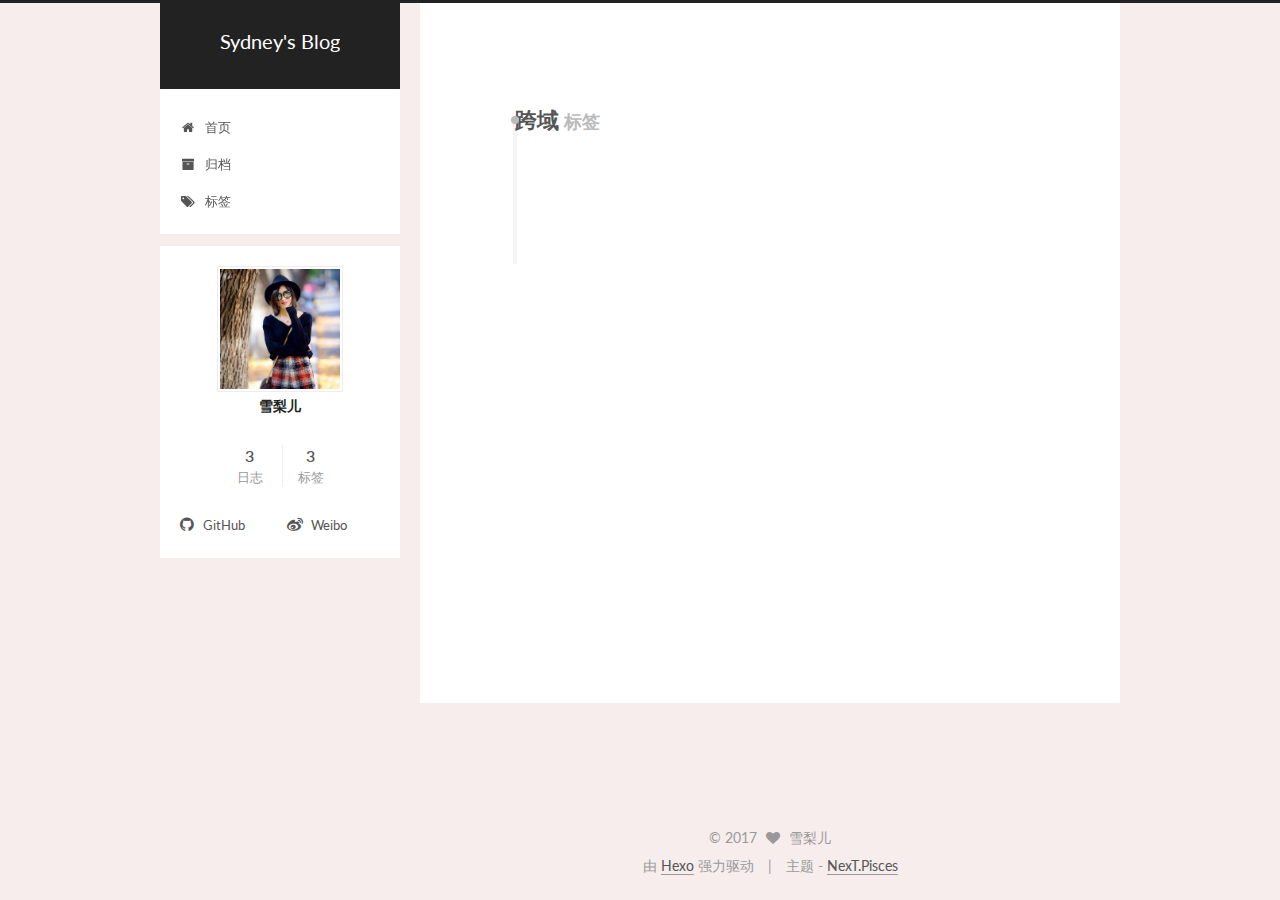
<file: tags/跨域/index.html>
<!doctype html>



  


<html class="theme-next pisces use-motion" lang="zh-Hans">
<head>
  <meta charset="UTF-8"/>
<meta http-equiv="X-UA-Compatible" content="IE=edge" />
<meta name="viewport" content="width=device-width, initial-scale=1, maximum-scale=1"/>






<meta http-equiv="Cache-Control" content="no-transform" />
<meta http-equiv="Cache-Control" content="no-siteapp" />















  
  
  <link href="/lib/fancybox/source/jquery.fancybox.css?v=2.1.5" rel="stylesheet" type="text/css" />




  
  
  
  

  
    
    
  

  

  

  

  

  
    
    
    <link href="//fonts.googleapis.com/css?family=Lato:300,300italic,400,400italic,700,700italic&subset=latin,latin-ext" rel="stylesheet" type="text/css">
  






<link href="/lib/font-awesome/css/font-awesome.min.css?v=4.6.2" rel="stylesheet" type="text/css" />

<link href="/css/main.css?v=5.1.1" rel="stylesheet" type="text/css" />


  <meta name="keywords" content="Hexo, NexT" />








  <link rel="shortcut icon" type="image/x-icon" href="/favicon.ico?v=5.1.1" />






<meta property="og:type" content="website">
<meta property="og:title" content="Sydney&#39;s Blog">
<meta property="og:url" content="http://yoursite.com/tags/跨域/index.html">
<meta property="og:site_name" content="Sydney&#39;s Blog">
<meta name="twitter:card" content="summary">
<meta name="twitter:title" content="Sydney&#39;s Blog">



<script type="text/javascript" id="hexo.configurations">
  var NexT = window.NexT || {};
  var CONFIG = {
    root: '/',
    scheme: 'Pisces',
    sidebar: {"position":"left","display":"post","offset":12,"offset_float":0,"b2t":false,"scrollpercent":false},
    fancybox: true,
    motion: true,
    duoshuo: {
      userId: '0',
      author: '博主'
    },
    algolia: {
      applicationID: '',
      apiKey: '',
      indexName: '',
      hits: {"per_page":10},
      labels: {"input_placeholder":"Search for Posts","hits_empty":"We didn't find any results for the search: ${query}","hits_stats":"${hits} results found in ${time} ms"}
    }
  };
</script>



  <link rel="canonical" href="http://yoursite.com/tags/跨域/"/>





  <title>标签: 跨域 | Sydney's Blog</title>
</head>

<body itemscope itemtype="http://schema.org/WebPage" lang="zh-Hans">

  















  
  
    
  

  <div class="container sidebar-position-left  ">
    <div class="headband"></div>

    <header id="header" class="header" itemscope itemtype="http://schema.org/WPHeader">
      <div class="header-inner"><div class="site-brand-wrapper">
  <div class="site-meta ">
    

    <div class="custom-logo-site-title">
      <a href="/"  class="brand" rel="start">
        <span class="logo-line-before"><i></i></span>
        <span class="site-title">Sydney's Blog</span>
        <span class="logo-line-after"><i></i></span>
      </a>
    </div>
      
        <p class="site-subtitle"></p>
      
  </div>

  <div class="site-nav-toggle">
    <button>
      <span class="btn-bar"></span>
      <span class="btn-bar"></span>
      <span class="btn-bar"></span>
    </button>
  </div>
</div>

<nav class="site-nav">
  

  
    <ul id="menu" class="menu">
      
        
        <li class="menu-item menu-item-home">
          <a href="/" rel="section">
            
              <i class="menu-item-icon fa fa-fw fa-home"></i> <br />
            
            首页
          </a>
        </li>
      
        
        <li class="menu-item menu-item-archives">
          <a href="/archives" rel="section">
            
              <i class="menu-item-icon fa fa-fw fa-archive"></i> <br />
            
            归档
          </a>
        </li>
      
        
        <li class="menu-item menu-item-tags">
          <a href="/tags" rel="section">
            
              <i class="menu-item-icon fa fa-fw fa-tags"></i> <br />
            
            标签
          </a>
        </li>
      

      
    </ul>
  

  
</nav>



 </div>
    </header>

    <main id="main" class="main">
      <div class="main-inner">
        <div class="content-wrap">
          <div id="content" class="content">
            

  <div id="posts" class="posts-collapse">
    <div class="collection-title">
      <h1>跨域<small>标签</small>
      </h1>
    </div>

    
      

  <article class="post post-type-normal" itemscope itemtype="http://schema.org/Article">
    <header class="post-header">

      <h2 class="post-title">
        
            <a class="post-title-link" href="/2017/06/27/kuayu/" itemprop="url">
              
                <span itemprop="name">跨域技术总结</span>
              
            </a>
        
      </h2>

      <div class="post-meta">
        <time class="post-time" itemprop="dateCreated"
              datetime="2017-06-27T17:34:49+08:00"
              content="2017-06-27" >
          06-27
        </time>
      </div>

    </header>
  </article>


    
  </div>

  


          </div>
          


          

        </div>
        
          
  
  <div class="sidebar-toggle">
    <div class="sidebar-toggle-line-wrap">
      <span class="sidebar-toggle-line sidebar-toggle-line-first"></span>
      <span class="sidebar-toggle-line sidebar-toggle-line-middle"></span>
      <span class="sidebar-toggle-line sidebar-toggle-line-last"></span>
    </div>
  </div>

  <aside id="sidebar" class="sidebar">
    <div class="sidebar-inner">

      

      

      <section class="site-overview sidebar-panel sidebar-panel-active">
        <div class="site-author motion-element" itemprop="author" itemscope itemtype="http://schema.org/Person">
          <img class="site-author-image" itemprop="image"
               src="/images/1.jpeg"
               alt="雪梨儿" />
          <p class="site-author-name" itemprop="name">雪梨儿</p>
           
              <p class="site-description motion-element" itemprop="description"></p>
          
        </div>
        <nav class="site-state motion-element">

          
            <div class="site-state-item site-state-posts">
              <a href="/archives">
                <span class="site-state-item-count">3</span>
                <span class="site-state-item-name">日志</span>
              </a>
            </div>
          

          

          
            
            
            <div class="site-state-item site-state-tags">
              <a href="/tags/index.html">
                <span class="site-state-item-count">3</span>
                <span class="site-state-item-name">标签</span>
              </a>
            </div>
          

        </nav>

        

        <div class="links-of-author motion-element">
          
            
              <span class="links-of-author-item">
                <a href="https://github.com/sydneyhw" target="_blank" title="GitHub">
                  
                    <i class="fa fa-fw fa-github"></i>
                  
                  GitHub
                </a>
              </span>
            
              <span class="links-of-author-item">
                <a href="http://weibo.com/sydneybenben7777" target="_blank" title="Weibo">
                  
                    <i class="fa fa-fw fa-weibo"></i>
                  
                  Weibo
                </a>
              </span>
            
          
        </div>

        
        

        
        

        


      </section>

      

      

    </div>
  </aside>


        
      </div>
    </main>

    <footer id="footer" class="footer">
      <div class="footer-inner">
        <div class="copyright" >
  
  &copy; 
  <span itemprop="copyrightYear">2017</span>
  <span class="with-love">
    <i class="fa fa-heart"></i>
  </span>
  <span class="author" itemprop="copyrightHolder">雪梨儿</span>
</div>


<div class="powered-by">
  由 <a class="theme-link" href="https://hexo.io">Hexo</a> 强力驱动
</div>

<div class="theme-info">
  主题 -
  <a class="theme-link" href="https://github.com/iissnan/hexo-theme-next">
    NexT.Pisces
  </a>
</div>


        

        
      </div>
    </footer>

    
      <div class="back-to-top">
        <i class="fa fa-arrow-up"></i>
        
      </div>
    

  </div>

  

<script type="text/javascript">
  if (Object.prototype.toString.call(window.Promise) !== '[object Function]') {
    window.Promise = null;
  }
</script>









  












  
  <script type="text/javascript" src="/lib/jquery/index.js?v=2.1.3"></script>

  
  <script type="text/javascript" src="/lib/fastclick/lib/fastclick.min.js?v=1.0.6"></script>

  
  <script type="text/javascript" src="/lib/jquery_lazyload/jquery.lazyload.js?v=1.9.7"></script>

  
  <script type="text/javascript" src="/lib/velocity/velocity.min.js?v=1.2.1"></script>

  
  <script type="text/javascript" src="/lib/velocity/velocity.ui.min.js?v=1.2.1"></script>

  
  <script type="text/javascript" src="/lib/fancybox/source/jquery.fancybox.pack.js?v=2.1.5"></script>


  


  <script type="text/javascript" src="/js/src/utils.js?v=5.1.1"></script>

  <script type="text/javascript" src="/js/src/motion.js?v=5.1.1"></script>



  
  


  <script type="text/javascript" src="/js/src/affix.js?v=5.1.1"></script>

  <script type="text/javascript" src="/js/src/schemes/pisces.js?v=5.1.1"></script>



  

  


  <script type="text/javascript" src="/js/src/bootstrap.js?v=5.1.1"></script>



  


  




	





  





  





  






  





  

  

  

  

  

</body>
</html>
</file>
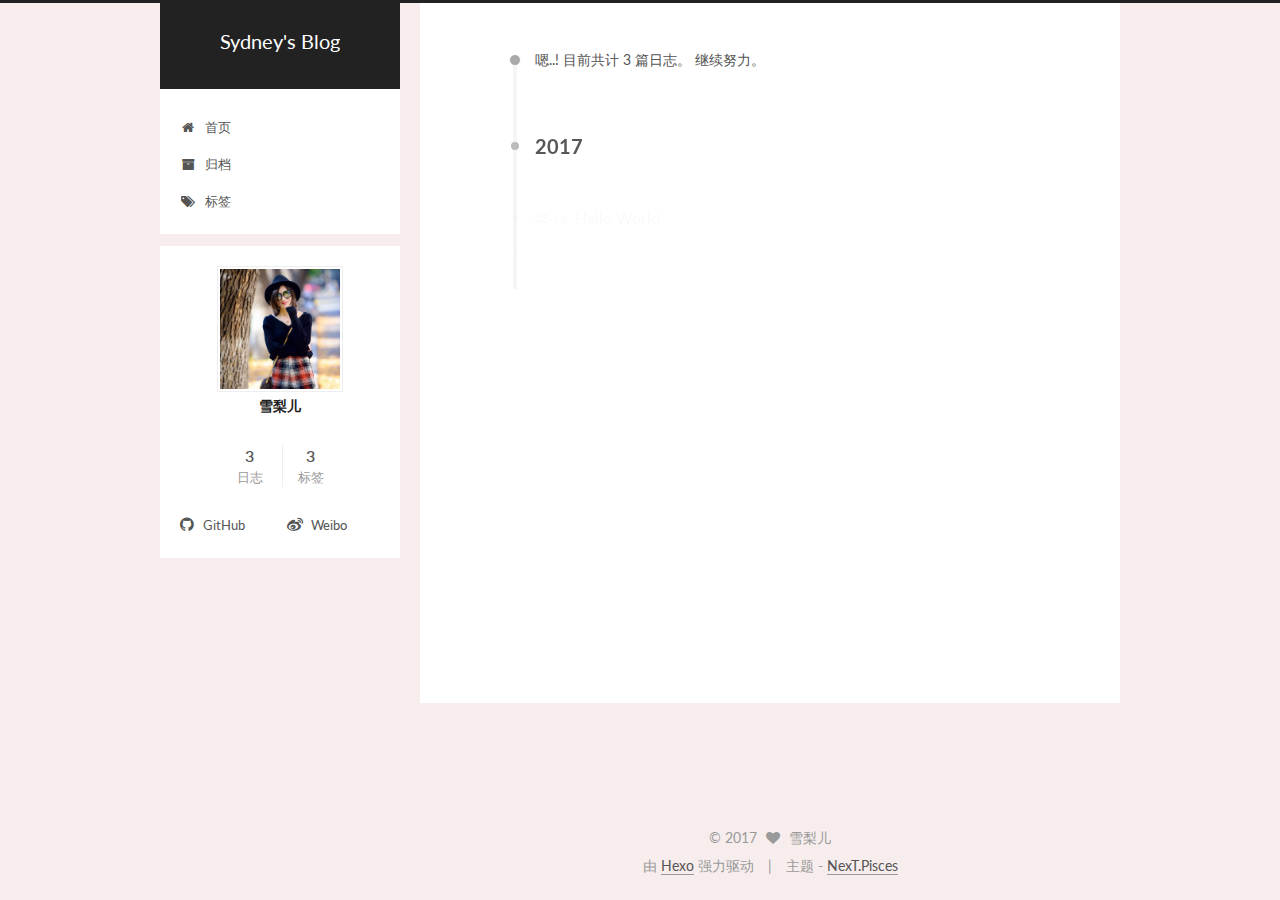
<file: archives/2017/05/index.html>
<!doctype html>



  


<html class="theme-next pisces use-motion" lang="zh-Hans">
<head>
  <meta charset="UTF-8"/>
<meta http-equiv="X-UA-Compatible" content="IE=edge" />
<meta name="viewport" content="width=device-width, initial-scale=1, maximum-scale=1"/>






<meta http-equiv="Cache-Control" content="no-transform" />
<meta http-equiv="Cache-Control" content="no-siteapp" />















  
  
  <link href="/lib/fancybox/source/jquery.fancybox.css?v=2.1.5" rel="stylesheet" type="text/css" />




  
  
  
  

  
    
    
  

  

  

  

  

  
    
    
    <link href="//fonts.googleapis.com/css?family=Lato:300,300italic,400,400italic,700,700italic&subset=latin,latin-ext" rel="stylesheet" type="text/css">
  






<link href="/lib/font-awesome/css/font-awesome.min.css?v=4.6.2" rel="stylesheet" type="text/css" />

<link href="/css/main.css?v=5.1.1" rel="stylesheet" type="text/css" />


  <meta name="keywords" content="Hexo, NexT" />








  <link rel="shortcut icon" type="image/x-icon" href="/favicon.ico?v=5.1.1" />






<meta property="og:type" content="website">
<meta property="og:title" content="Sydney&#39;s Blog">
<meta property="og:url" content="http://yoursite.com/archives/2017/05/index.html">
<meta property="og:site_name" content="Sydney&#39;s Blog">
<meta name="twitter:card" content="summary">
<meta name="twitter:title" content="Sydney&#39;s Blog">



<script type="text/javascript" id="hexo.configurations">
  var NexT = window.NexT || {};
  var CONFIG = {
    root: '/',
    scheme: 'Pisces',
    sidebar: {"position":"left","display":"post","offset":12,"offset_float":0,"b2t":false,"scrollpercent":false},
    fancybox: true,
    motion: true,
    duoshuo: {
      userId: '0',
      author: '博主'
    },
    algolia: {
      applicationID: '',
      apiKey: '',
      indexName: '',
      hits: {"per_page":10},
      labels: {"input_placeholder":"Search for Posts","hits_empty":"We didn't find any results for the search: ${query}","hits_stats":"${hits} results found in ${time} ms"}
    }
  };
</script>



  <link rel="canonical" href="http://yoursite.com/archives/2017/05/"/>





  <title>归档 | Sydney's Blog</title>
</head>

<body itemscope itemtype="http://schema.org/WebPage" lang="zh-Hans">

  















  
  
    
  

  <div class="container sidebar-position-left  page-archive  ">
    <div class="headband"></div>

    <header id="header" class="header" itemscope itemtype="http://schema.org/WPHeader">
      <div class="header-inner"><div class="site-brand-wrapper">
  <div class="site-meta ">
    

    <div class="custom-logo-site-title">
      <a href="/"  class="brand" rel="start">
        <span class="logo-line-before"><i></i></span>
        <span class="site-title">Sydney's Blog</span>
        <span class="logo-line-after"><i></i></span>
      </a>
    </div>
      
        <p class="site-subtitle"></p>
      
  </div>

  <div class="site-nav-toggle">
    <button>
      <span class="btn-bar"></span>
      <span class="btn-bar"></span>
      <span class="btn-bar"></span>
    </button>
  </div>
</div>

<nav class="site-nav">
  

  
    <ul id="menu" class="menu">
      
        
        <li class="menu-item menu-item-home">
          <a href="/" rel="section">
            
              <i class="menu-item-icon fa fa-fw fa-home"></i> <br />
            
            首页
          </a>
        </li>
      
        
        <li class="menu-item menu-item-archives">
          <a href="/archives" rel="section">
            
              <i class="menu-item-icon fa fa-fw fa-archive"></i> <br />
            
            归档
          </a>
        </li>
      
        
        <li class="menu-item menu-item-tags">
          <a href="/tags" rel="section">
            
              <i class="menu-item-icon fa fa-fw fa-tags"></i> <br />
            
            标签
          </a>
        </li>
      

      
    </ul>
  

  
</nav>



 </div>
    </header>

    <main id="main" class="main">
      <div class="main-inner">
        <div class="content-wrap">
          <div id="content" class="content">
            

  <section id="posts" class="posts-collapse">
    <span class="archive-move-on"></span>

    <span class="archive-page-counter">
      
      
      
        
      
      嗯..! 目前共计 3 篇日志。 继续努力。
    </span>

    

      
      
      

      
        
        <div class="collection-title">
          <h2 class="archive-year motion-element" id="archive-year-2017">2017</h2>
        </div>
      
      

      

  <article class="post post-type-normal" itemscope itemtype="http://schema.org/Article">
    <header class="post-header">

      <h2 class="post-title">
        
            <a class="post-title-link" href="/2017/05/16/hello-world/" itemprop="url">
              
                <span itemprop="name">Hello World</span>
              
            </a>
        
      </h2>

      <div class="post-meta">
        <time class="post-time" itemprop="dateCreated"
              datetime="2017-05-16T10:30:24+08:00"
              content="2017-05-16" >
          05-16
        </time>
      </div>

    </header>
  </article>



    

  </section>

  



          </div>
          


          

        </div>
        
          
  
  <div class="sidebar-toggle">
    <div class="sidebar-toggle-line-wrap">
      <span class="sidebar-toggle-line sidebar-toggle-line-first"></span>
      <span class="sidebar-toggle-line sidebar-toggle-line-middle"></span>
      <span class="sidebar-toggle-line sidebar-toggle-line-last"></span>
    </div>
  </div>

  <aside id="sidebar" class="sidebar">
    <div class="sidebar-inner">

      

      

      <section class="site-overview sidebar-panel sidebar-panel-active">
        <div class="site-author motion-element" itemprop="author" itemscope itemtype="http://schema.org/Person">
          <img class="site-author-image" itemprop="image"
               src="/images/1.jpeg"
               alt="雪梨儿" />
          <p class="site-author-name" itemprop="name">雪梨儿</p>
           
              <p class="site-description motion-element" itemprop="description"></p>
          
        </div>
        <nav class="site-state motion-element">

          
            <div class="site-state-item site-state-posts">
              <a href="/archives">
                <span class="site-state-item-count">3</span>
                <span class="site-state-item-name">日志</span>
              </a>
            </div>
          

          

          
            
            
            <div class="site-state-item site-state-tags">
              <a href="/tags/index.html">
                <span class="site-state-item-count">3</span>
                <span class="site-state-item-name">标签</span>
              </a>
            </div>
          

        </nav>

        

        <div class="links-of-author motion-element">
          
            
              <span class="links-of-author-item">
                <a href="https://github.com/sydneyhw" target="_blank" title="GitHub">
                  
                    <i class="fa fa-fw fa-github"></i>
                  
                  GitHub
                </a>
              </span>
            
              <span class="links-of-author-item">
                <a href="http://weibo.com/sydneybenben7777" target="_blank" title="Weibo">
                  
                    <i class="fa fa-fw fa-weibo"></i>
                  
                  Weibo
                </a>
              </span>
            
          
        </div>

        
        

        
        

        


      </section>

      

      

    </div>
  </aside>


        
      </div>
    </main>

    <footer id="footer" class="footer">
      <div class="footer-inner">
        <div class="copyright" >
  
  &copy; 
  <span itemprop="copyrightYear">2017</span>
  <span class="with-love">
    <i class="fa fa-heart"></i>
  </span>
  <span class="author" itemprop="copyrightHolder">雪梨儿</span>
</div>


<div class="powered-by">
  由 <a class="theme-link" href="https://hexo.io">Hexo</a> 强力驱动
</div>

<div class="theme-info">
  主题 -
  <a class="theme-link" href="https://github.com/iissnan/hexo-theme-next">
    NexT.Pisces
  </a>
</div>


        

        
      </div>
    </footer>

    
      <div class="back-to-top">
        <i class="fa fa-arrow-up"></i>
        
      </div>
    

  </div>

  

<script type="text/javascript">
  if (Object.prototype.toString.call(window.Promise) !== '[object Function]') {
    window.Promise = null;
  }
</script>









  












  
  <script type="text/javascript" src="/lib/jquery/index.js?v=2.1.3"></script>

  
  <script type="text/javascript" src="/lib/fastclick/lib/fastclick.min.js?v=1.0.6"></script>

  
  <script type="text/javascript" src="/lib/jquery_lazyload/jquery.lazyload.js?v=1.9.7"></script>

  
  <script type="text/javascript" src="/lib/velocity/velocity.min.js?v=1.2.1"></script>

  
  <script type="text/javascript" src="/lib/velocity/velocity.ui.min.js?v=1.2.1"></script>

  
  <script type="text/javascript" src="/lib/fancybox/source/jquery.fancybox.pack.js?v=2.1.5"></script>


  


  <script type="text/javascript" src="/js/src/utils.js?v=5.1.1"></script>

  <script type="text/javascript" src="/js/src/motion.js?v=5.1.1"></script>



  
  


  <script type="text/javascript" src="/js/src/affix.js?v=5.1.1"></script>

  <script type="text/javascript" src="/js/src/schemes/pisces.js?v=5.1.1"></script>



  
  
    <script type="text/javascript" id="motion.page.archive">
      $('.archive-year').velocity('transition.slideLeftIn');
    </script>
  


  


  <script type="text/javascript" src="/js/src/bootstrap.js?v=5.1.1"></script>



  


  




	





  





  





  






  





  

  

  

  

  

</body>
</html>
</file>
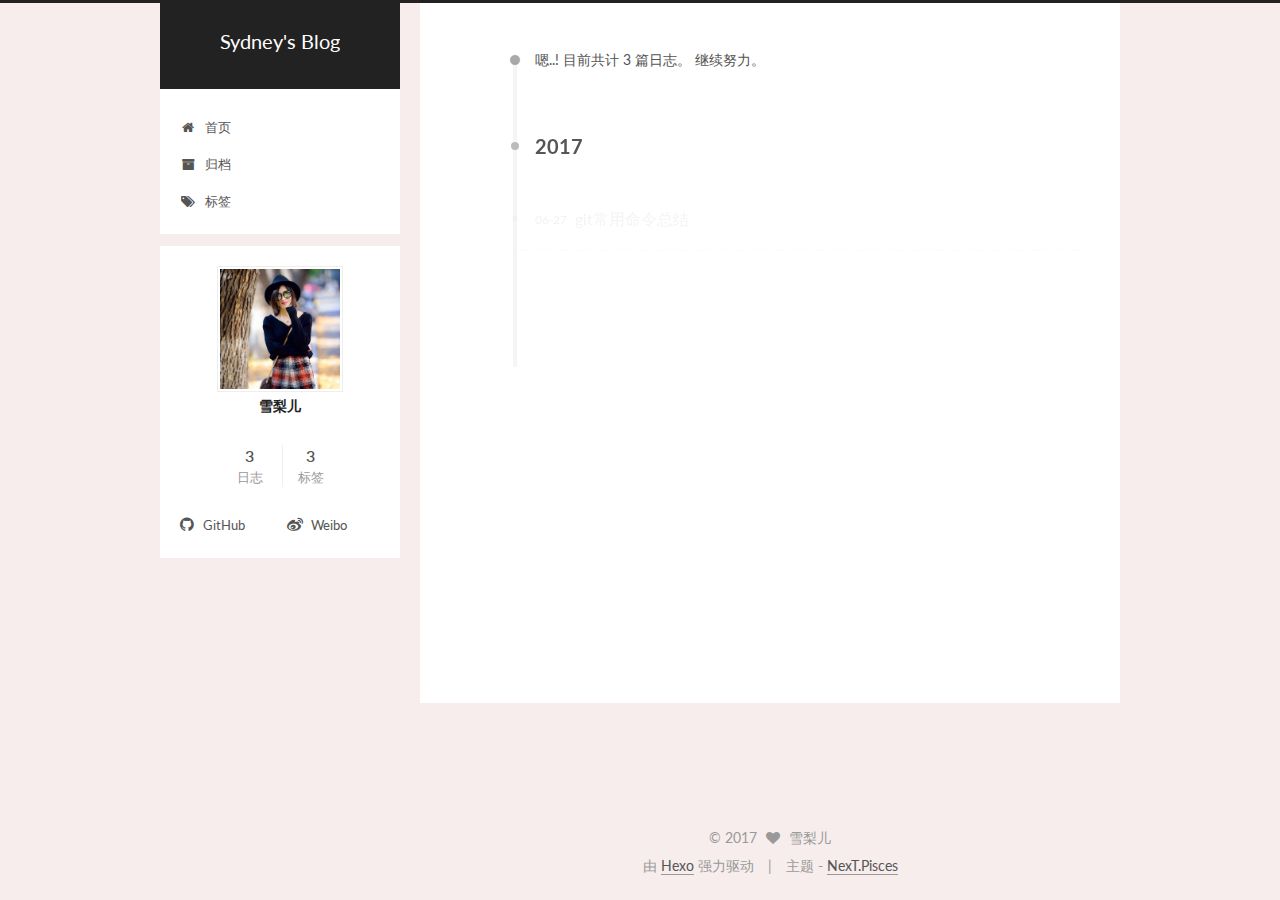
<file: archives/2017/06/index.html>
<!doctype html>



  


<html class="theme-next pisces use-motion" lang="zh-Hans">
<head>
  <meta charset="UTF-8"/>
<meta http-equiv="X-UA-Compatible" content="IE=edge" />
<meta name="viewport" content="width=device-width, initial-scale=1, maximum-scale=1"/>






<meta http-equiv="Cache-Control" content="no-transform" />
<meta http-equiv="Cache-Control" content="no-siteapp" />















  
  
  <link href="/lib/fancybox/source/jquery.fancybox.css?v=2.1.5" rel="stylesheet" type="text/css" />




  
  
  
  

  
    
    
  

  

  

  

  

  
    
    
    <link href="//fonts.googleapis.com/css?family=Lato:300,300italic,400,400italic,700,700italic&subset=latin,latin-ext" rel="stylesheet" type="text/css">
  






<link href="/lib/font-awesome/css/font-awesome.min.css?v=4.6.2" rel="stylesheet" type="text/css" />

<link href="/css/main.css?v=5.1.1" rel="stylesheet" type="text/css" />


  <meta name="keywords" content="Hexo, NexT" />








  <link rel="shortcut icon" type="image/x-icon" href="/favicon.ico?v=5.1.1" />






<meta property="og:type" content="website">
<meta property="og:title" content="Sydney&#39;s Blog">
<meta property="og:url" content="http://yoursite.com/archives/2017/06/index.html">
<meta property="og:site_name" content="Sydney&#39;s Blog">
<meta name="twitter:card" content="summary">
<meta name="twitter:title" content="Sydney&#39;s Blog">



<script type="text/javascript" id="hexo.configurations">
  var NexT = window.NexT || {};
  var CONFIG = {
    root: '/',
    scheme: 'Pisces',
    sidebar: {"position":"left","display":"post","offset":12,"offset_float":0,"b2t":false,"scrollpercent":false},
    fancybox: true,
    motion: true,
    duoshuo: {
      userId: '0',
      author: '博主'
    },
    algolia: {
      applicationID: '',
      apiKey: '',
      indexName: '',
      hits: {"per_page":10},
      labels: {"input_placeholder":"Search for Posts","hits_empty":"We didn't find any results for the search: ${query}","hits_stats":"${hits} results found in ${time} ms"}
    }
  };
</script>



  <link rel="canonical" href="http://yoursite.com/archives/2017/06/"/>





  <title>归档 | Sydney's Blog</title>
</head>

<body itemscope itemtype="http://schema.org/WebPage" lang="zh-Hans">

  















  
  
    
  

  <div class="container sidebar-position-left  page-archive  ">
    <div class="headband"></div>

    <header id="header" class="header" itemscope itemtype="http://schema.org/WPHeader">
      <div class="header-inner"><div class="site-brand-wrapper">
  <div class="site-meta ">
    

    <div class="custom-logo-site-title">
      <a href="/"  class="brand" rel="start">
        <span class="logo-line-before"><i></i></span>
        <span class="site-title">Sydney's Blog</span>
        <span class="logo-line-after"><i></i></span>
      </a>
    </div>
      
        <p class="site-subtitle"></p>
      
  </div>

  <div class="site-nav-toggle">
    <button>
      <span class="btn-bar"></span>
      <span class="btn-bar"></span>
      <span class="btn-bar"></span>
    </button>
  </div>
</div>

<nav class="site-nav">
  

  
    <ul id="menu" class="menu">
      
        
        <li class="menu-item menu-item-home">
          <a href="/" rel="section">
            
              <i class="menu-item-icon fa fa-fw fa-home"></i> <br />
            
            首页
          </a>
        </li>
      
        
        <li class="menu-item menu-item-archives">
          <a href="/archives" rel="section">
            
              <i class="menu-item-icon fa fa-fw fa-archive"></i> <br />
            
            归档
          </a>
        </li>
      
        
        <li class="menu-item menu-item-tags">
          <a href="/tags" rel="section">
            
              <i class="menu-item-icon fa fa-fw fa-tags"></i> <br />
            
            标签
          </a>
        </li>
      

      
    </ul>
  

  
</nav>



 </div>
    </header>

    <main id="main" class="main">
      <div class="main-inner">
        <div class="content-wrap">
          <div id="content" class="content">
            

  <section id="posts" class="posts-collapse">
    <span class="archive-move-on"></span>

    <span class="archive-page-counter">
      
      
      
        
      
      嗯..! 目前共计 3 篇日志。 继续努力。
    </span>

    

      
      
      

      
        
        <div class="collection-title">
          <h2 class="archive-year motion-element" id="archive-year-2017">2017</h2>
        </div>
      
      

      

  <article class="post post-type-normal" itemscope itemtype="http://schema.org/Article">
    <header class="post-header">

      <h2 class="post-title">
        
            <a class="post-title-link" href="/2017/06/27/git/" itemprop="url">
              
                <span itemprop="name">git常用命令总结</span>
              
            </a>
        
      </h2>

      <div class="post-meta">
        <time class="post-time" itemprop="dateCreated"
              datetime="2017-06-27T17:34:49+08:00"
              content="2017-06-27" >
          06-27
        </time>
      </div>

    </header>
  </article>



    

      
      
      

      
      

      

  <article class="post post-type-normal" itemscope itemtype="http://schema.org/Article">
    <header class="post-header">

      <h2 class="post-title">
        
            <a class="post-title-link" href="/2017/06/27/kuayu/" itemprop="url">
              
                <span itemprop="name">跨域技术总结</span>
              
            </a>
        
      </h2>

      <div class="post-meta">
        <time class="post-time" itemprop="dateCreated"
              datetime="2017-06-27T17:34:49+08:00"
              content="2017-06-27" >
          06-27
        </time>
      </div>

    </header>
  </article>



    

  </section>

  



          </div>
          


          

        </div>
        
          
  
  <div class="sidebar-toggle">
    <div class="sidebar-toggle-line-wrap">
      <span class="sidebar-toggle-line sidebar-toggle-line-first"></span>
      <span class="sidebar-toggle-line sidebar-toggle-line-middle"></span>
      <span class="sidebar-toggle-line sidebar-toggle-line-last"></span>
    </div>
  </div>

  <aside id="sidebar" class="sidebar">
    <div class="sidebar-inner">

      

      

      <section class="site-overview sidebar-panel sidebar-panel-active">
        <div class="site-author motion-element" itemprop="author" itemscope itemtype="http://schema.org/Person">
          <img class="site-author-image" itemprop="image"
               src="/images/1.jpeg"
               alt="雪梨儿" />
          <p class="site-author-name" itemprop="name">雪梨儿</p>
           
              <p class="site-description motion-element" itemprop="description"></p>
          
        </div>
        <nav class="site-state motion-element">

          
            <div class="site-state-item site-state-posts">
              <a href="/archives">
                <span class="site-state-item-count">3</span>
                <span class="site-state-item-name">日志</span>
              </a>
            </div>
          

          

          
            
            
            <div class="site-state-item site-state-tags">
              <a href="/tags/index.html">
                <span class="site-state-item-count">3</span>
                <span class="site-state-item-name">标签</span>
              </a>
            </div>
          

        </nav>

        

        <div class="links-of-author motion-element">
          
            
              <span class="links-of-author-item">
                <a href="https://github.com/sydneyhw" target="_blank" title="GitHub">
                  
                    <i class="fa fa-fw fa-github"></i>
                  
                  GitHub
                </a>
              </span>
            
              <span class="links-of-author-item">
                <a href="http://weibo.com/sydneybenben7777" target="_blank" title="Weibo">
                  
                    <i class="fa fa-fw fa-weibo"></i>
                  
                  Weibo
                </a>
              </span>
            
          
        </div>

        
        

        
        

        


      </section>

      

      

    </div>
  </aside>


        
      </div>
    </main>

    <footer id="footer" class="footer">
      <div class="footer-inner">
        <div class="copyright" >
  
  &copy; 
  <span itemprop="copyrightYear">2017</span>
  <span class="with-love">
    <i class="fa fa-heart"></i>
  </span>
  <span class="author" itemprop="copyrightHolder">雪梨儿</span>
</div>


<div class="powered-by">
  由 <a class="theme-link" href="https://hexo.io">Hexo</a> 强力驱动
</div>

<div class="theme-info">
  主题 -
  <a class="theme-link" href="https://github.com/iissnan/hexo-theme-next">
    NexT.Pisces
  </a>
</div>


        

        
      </div>
    </footer>

    
      <div class="back-to-top">
        <i class="fa fa-arrow-up"></i>
        
      </div>
    

  </div>

  

<script type="text/javascript">
  if (Object.prototype.toString.call(window.Promise) !== '[object Function]') {
    window.Promise = null;
  }
</script>









  












  
  <script type="text/javascript" src="/lib/jquery/index.js?v=2.1.3"></script>

  
  <script type="text/javascript" src="/lib/fastclick/lib/fastclick.min.js?v=1.0.6"></script>

  
  <script type="text/javascript" src="/lib/jquery_lazyload/jquery.lazyload.js?v=1.9.7"></script>

  
  <script type="text/javascript" src="/lib/velocity/velocity.min.js?v=1.2.1"></script>

  
  <script type="text/javascript" src="/lib/velocity/velocity.ui.min.js?v=1.2.1"></script>

  
  <script type="text/javascript" src="/lib/fancybox/source/jquery.fancybox.pack.js?v=2.1.5"></script>


  


  <script type="text/javascript" src="/js/src/utils.js?v=5.1.1"></script>

  <script type="text/javascript" src="/js/src/motion.js?v=5.1.1"></script>



  
  


  <script type="text/javascript" src="/js/src/affix.js?v=5.1.1"></script>

  <script type="text/javascript" src="/js/src/schemes/pisces.js?v=5.1.1"></script>



  
  
    <script type="text/javascript" id="motion.page.archive">
      $('.archive-year').velocity('transition.slideLeftIn');
    </script>
  


  


  <script type="text/javascript" src="/js/src/bootstrap.js?v=5.1.1"></script>



  


  




	





  





  





  






  





  

  

  

  

  

</body>
</html>
</file>
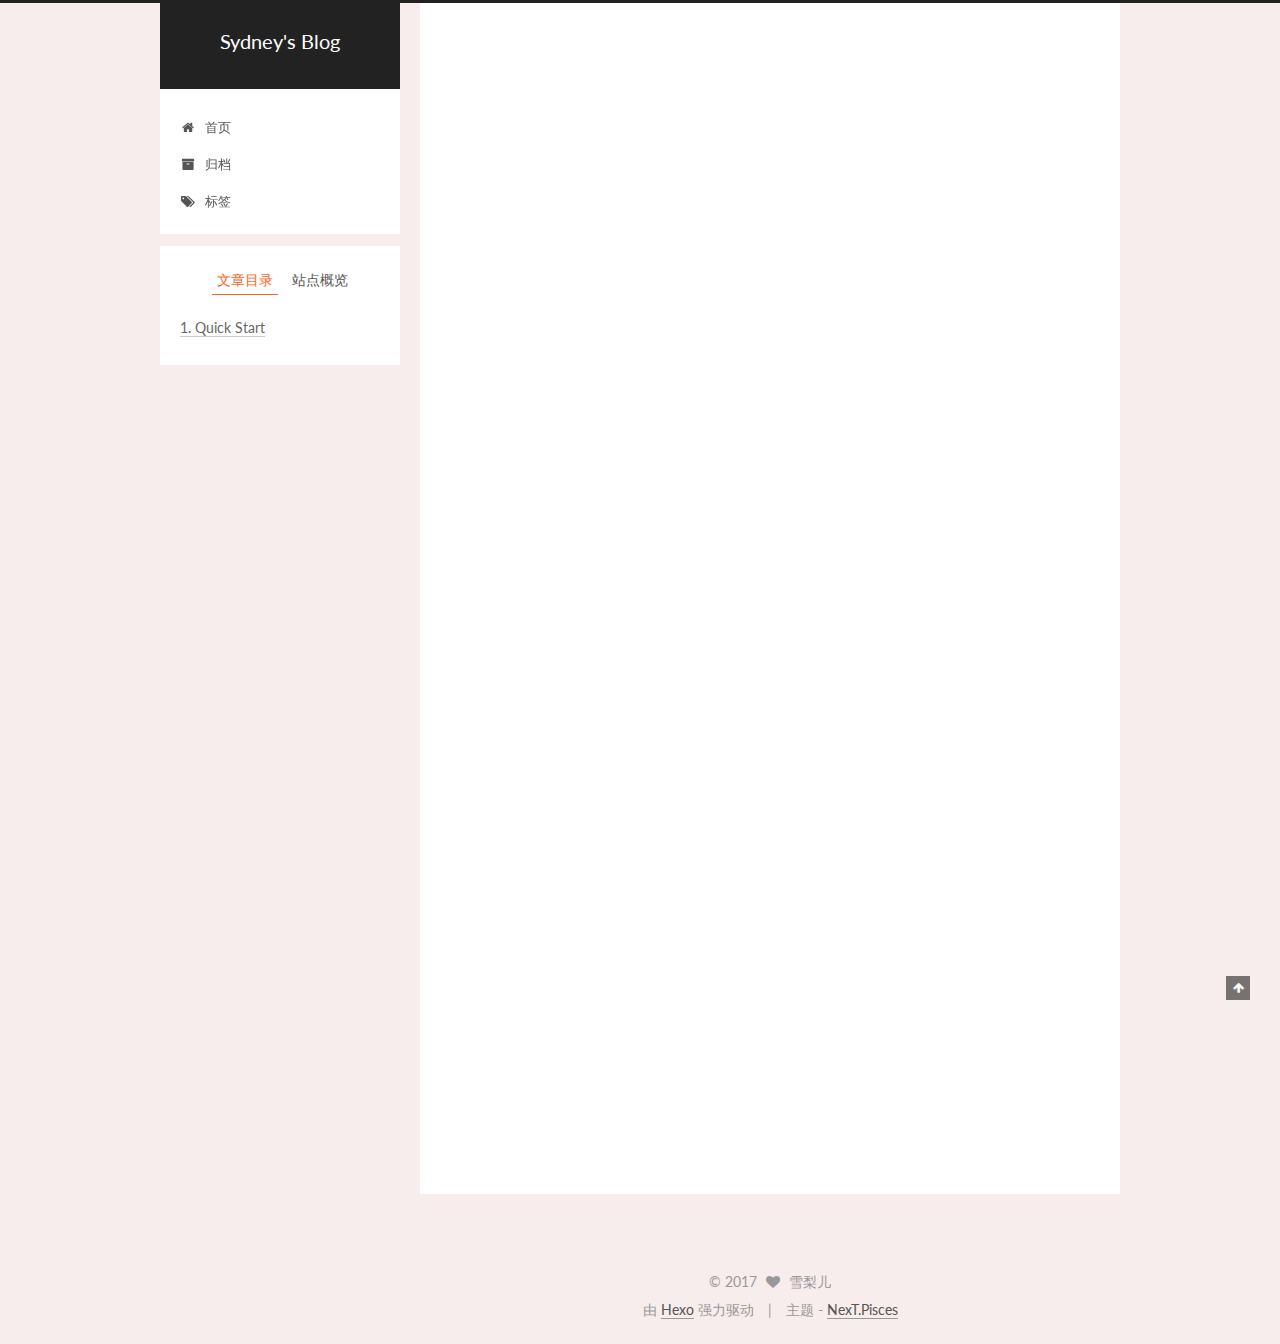
<file: 2017/05/16/hello-world/index.html>
<!doctype html>



  


<html class="theme-next pisces use-motion" lang="zh-Hans">
<head>
  <meta charset="UTF-8"/>
<meta http-equiv="X-UA-Compatible" content="IE=edge" />
<meta name="viewport" content="width=device-width, initial-scale=1, maximum-scale=1"/>






<meta http-equiv="Cache-Control" content="no-transform" />
<meta http-equiv="Cache-Control" content="no-siteapp" />















  
  
  <link href="/lib/fancybox/source/jquery.fancybox.css?v=2.1.5" rel="stylesheet" type="text/css" />




  
  
  
  

  
    
    
  

  

  

  

  

  
    
    
    <link href="//fonts.googleapis.com/css?family=Lato:300,300italic,400,400italic,700,700italic&subset=latin,latin-ext" rel="stylesheet" type="text/css">
  






<link href="/lib/font-awesome/css/font-awesome.min.css?v=4.6.2" rel="stylesheet" type="text/css" />

<link href="/css/main.css?v=5.1.1" rel="stylesheet" type="text/css" />


  <meta name="keywords" content="Hexo, NexT" />








  <link rel="shortcut icon" type="image/x-icon" href="/favicon.ico?v=5.1.1" />






<meta name="description" content="Welcome to Hexo! This is your very first post. Check documentation for more info. If you get any problems when using Hexo, you can find the answer in troubleshooting or you can ask me on GitHub. Quick">
<meta property="og:type" content="article">
<meta property="og:title" content="Hello World">
<meta property="og:url" content="http://yoursite.com/2017/05/16/hello-world/index.html">
<meta property="og:site_name" content="Sydney&#39;s Blog">
<meta property="og:description" content="Welcome to Hexo! This is your very first post. Check documentation for more info. If you get any problems when using Hexo, you can find the answer in troubleshooting or you can ask me on GitHub. Quick">
<meta property="og:updated_time" content="2017-05-16T02:30:24.000Z">
<meta name="twitter:card" content="summary">
<meta name="twitter:title" content="Hello World">
<meta name="twitter:description" content="Welcome to Hexo! This is your very first post. Check documentation for more info. If you get any problems when using Hexo, you can find the answer in troubleshooting or you can ask me on GitHub. Quick">



<script type="text/javascript" id="hexo.configurations">
  var NexT = window.NexT || {};
  var CONFIG = {
    root: '/',
    scheme: 'Pisces',
    sidebar: {"position":"left","display":"post","offset":12,"offset_float":0,"b2t":false,"scrollpercent":false},
    fancybox: true,
    motion: true,
    duoshuo: {
      userId: '0',
      author: '博主'
    },
    algolia: {
      applicationID: '',
      apiKey: '',
      indexName: '',
      hits: {"per_page":10},
      labels: {"input_placeholder":"Search for Posts","hits_empty":"We didn't find any results for the search: ${query}","hits_stats":"${hits} results found in ${time} ms"}
    }
  };
</script>



  <link rel="canonical" href="http://yoursite.com/2017/05/16/hello-world/"/>





  <title>Hello World | Sydney's Blog</title>
</head>

<body itemscope itemtype="http://schema.org/WebPage" lang="zh-Hans">

  















  
  
    
  

  <div class="container sidebar-position-left page-post-detail ">
    <div class="headband"></div>

    <header id="header" class="header" itemscope itemtype="http://schema.org/WPHeader">
      <div class="header-inner"><div class="site-brand-wrapper">
  <div class="site-meta ">
    

    <div class="custom-logo-site-title">
      <a href="/"  class="brand" rel="start">
        <span class="logo-line-before"><i></i></span>
        <span class="site-title">Sydney's Blog</span>
        <span class="logo-line-after"><i></i></span>
      </a>
    </div>
      
        <p class="site-subtitle"></p>
      
  </div>

  <div class="site-nav-toggle">
    <button>
      <span class="btn-bar"></span>
      <span class="btn-bar"></span>
      <span class="btn-bar"></span>
    </button>
  </div>
</div>

<nav class="site-nav">
  

  
    <ul id="menu" class="menu">
      
        
        <li class="menu-item menu-item-home">
          <a href="/" rel="section">
            
              <i class="menu-item-icon fa fa-fw fa-home"></i> <br />
            
            首页
          </a>
        </li>
      
        
        <li class="menu-item menu-item-archives">
          <a href="/archives" rel="section">
            
              <i class="menu-item-icon fa fa-fw fa-archive"></i> <br />
            
            归档
          </a>
        </li>
      
        
        <li class="menu-item menu-item-tags">
          <a href="/tags" rel="section">
            
              <i class="menu-item-icon fa fa-fw fa-tags"></i> <br />
            
            标签
          </a>
        </li>
      

      
    </ul>
  

  
</nav>



 </div>
    </header>

    <main id="main" class="main">
      <div class="main-inner">
        <div class="content-wrap">
          <div id="content" class="content">
            

  <div id="posts" class="posts-expand">
    

  

  
  
  

  <article class="post post-type-normal " itemscope itemtype="http://schema.org/Article">
    <link itemprop="mainEntityOfPage" href="http://yoursite.com/2017/05/16/hello-world/">

    <span hidden itemprop="author" itemscope itemtype="http://schema.org/Person">
      <meta itemprop="name" content="雪梨儿">
      <meta itemprop="description" content="">
      <meta itemprop="image" content="/images/1.jpeg">
    </span>

    <span hidden itemprop="publisher" itemscope itemtype="http://schema.org/Organization">
      <meta itemprop="name" content="Sydney's Blog">
    </span>

    
      <header class="post-header">

        
        
          <h1 class="post-title" itemprop="name headline">Hello World</h1>
        

        <div class="post-meta">
          <span class="post-time">
            
              <span class="post-meta-item-icon">
                <i class="fa fa-calendar-o"></i>
              </span>
              
                <span class="post-meta-item-text">发表于</span>
              
              <time title="创建于" itemprop="dateCreated datePublished" datetime="2017-05-16T10:30:24+08:00">
                2017-05-16
              </time>
            

            

            
          </span>

          

          
            
          

          
          

          

          

          

        </div>
      </header>
    

    <div class="post-body" itemprop="articleBody">

      
      

      
        <p>Welcome to <a href="https://hexo.io/" target="_blank" rel="external">Hexo</a>! This is your very first post. Check <a href="https://hexo.io/docs/" target="_blank" rel="external">documentation</a> for more info. If you get any problems when using Hexo, you can find the answer in <a href="https://hexo.io/docs/troubleshooting.html" target="_blank" rel="external">troubleshooting</a> or you can ask me on <a href="https://github.com/hexojs/hexo/issues" target="_blank" rel="external">GitHub</a>.</p>
<h2 id="Quick-Start"><a href="#Quick-Start" class="headerlink" title="Quick Start"></a>Quick Start</h2><h3 id="Create-a-new-post"><a href="#Create-a-new-post" class="headerlink" title="Create a new post"></a>Create a new post</h3><figure class="highlight bash"><table><tr><td class="gutter"><pre><div class="line">1</div></pre></td><td class="code"><pre><div class="line">$ hexo new <span class="string">"My New Post"</span></div></pre></td></tr></table></figure>
<p>More info: <a href="https://hexo.io/docs/writing.html" target="_blank" rel="external">Writing</a></p>
<h3 id="Run-server"><a href="#Run-server" class="headerlink" title="Run server"></a>Run server</h3><figure class="highlight bash"><table><tr><td class="gutter"><pre><div class="line">1</div></pre></td><td class="code"><pre><div class="line">$ hexo server</div></pre></td></tr></table></figure>
<p>More info: <a href="https://hexo.io/docs/server.html" target="_blank" rel="external">Server</a></p>
<h3 id="Generate-static-files"><a href="#Generate-static-files" class="headerlink" title="Generate static files"></a>Generate static files</h3><figure class="highlight bash"><table><tr><td class="gutter"><pre><div class="line">1</div></pre></td><td class="code"><pre><div class="line">$ hexo generate</div></pre></td></tr></table></figure>
<p>More info: <a href="https://hexo.io/docs/generating.html" target="_blank" rel="external">Generating</a></p>
<h3 id="Deploy-to-remote-sites"><a href="#Deploy-to-remote-sites" class="headerlink" title="Deploy to remote sites"></a>Deploy to remote sites</h3><figure class="highlight bash"><table><tr><td class="gutter"><pre><div class="line">1</div></pre></td><td class="code"><pre><div class="line">$ hexo deploy</div></pre></td></tr></table></figure>
<p>More info: <a href="https://hexo.io/docs/deployment.html" target="_blank" rel="external">Deployment</a></p>

      
    </div>

    <div>
      
        

      
    </div>

    <div>
      
        

      
    </div>

    <div>
      
        

      
    </div>

    <footer class="post-footer">
      

      
        
      

      
        <div class="post-nav">
          <div class="post-nav-next post-nav-item">
            
          </div>

          <span class="post-nav-divider"></span>

          <div class="post-nav-prev post-nav-item">
            
              <a href="/2017/06/27/kuayu/" rel="prev" title="跨域技术总结">
                跨域技术总结 <i class="fa fa-chevron-right"></i>
              </a>
            
          </div>
        </div>
      

      
      
    </footer>
  </article>



    <div class="post-spread">
      
    </div>
  </div>


          </div>
          


          
  <div class="comments" id="comments">
    
      <div id="lv-container" data-id="city" data-uid="MTAyMC8yOTQzMi82MDAw"></div>
    
  </div>


        </div>
        
          
  
  <div class="sidebar-toggle">
    <div class="sidebar-toggle-line-wrap">
      <span class="sidebar-toggle-line sidebar-toggle-line-first"></span>
      <span class="sidebar-toggle-line sidebar-toggle-line-middle"></span>
      <span class="sidebar-toggle-line sidebar-toggle-line-last"></span>
    </div>
  </div>

  <aside id="sidebar" class="sidebar">
    <div class="sidebar-inner">

      

      
        <ul class="sidebar-nav motion-element">
          <li class="sidebar-nav-toc sidebar-nav-active" data-target="post-toc-wrap" >
            文章目录
          </li>
          <li class="sidebar-nav-overview" data-target="site-overview">
            站点概览
          </li>
        </ul>
      

      <section class="site-overview sidebar-panel">
        <div class="site-author motion-element" itemprop="author" itemscope itemtype="http://schema.org/Person">
          <img class="site-author-image" itemprop="image"
               src="/images/1.jpeg"
               alt="雪梨儿" />
          <p class="site-author-name" itemprop="name">雪梨儿</p>
           
              <p class="site-description motion-element" itemprop="description"></p>
          
        </div>
        <nav class="site-state motion-element">

          
            <div class="site-state-item site-state-posts">
              <a href="/archives">
                <span class="site-state-item-count">3</span>
                <span class="site-state-item-name">日志</span>
              </a>
            </div>
          

          

          
            
            
            <div class="site-state-item site-state-tags">
              <a href="/tags/index.html">
                <span class="site-state-item-count">3</span>
                <span class="site-state-item-name">标签</span>
              </a>
            </div>
          

        </nav>

        

        <div class="links-of-author motion-element">
          
            
              <span class="links-of-author-item">
                <a href="https://github.com/sydneyhw" target="_blank" title="GitHub">
                  
                    <i class="fa fa-fw fa-github"></i>
                  
                  GitHub
                </a>
              </span>
            
              <span class="links-of-author-item">
                <a href="http://weibo.com/sydneybenben7777" target="_blank" title="Weibo">
                  
                    <i class="fa fa-fw fa-weibo"></i>
                  
                  Weibo
                </a>
              </span>
            
          
        </div>

        
        

        
        

        


      </section>

      
      <!--noindex-->
        <section class="post-toc-wrap motion-element sidebar-panel sidebar-panel-active">
          <div class="post-toc">

            
              
            

            
              <div class="post-toc-content"><ol class="nav"><li class="nav-item nav-level-2"><a class="nav-link" href="#Quick-Start"><span class="nav-number">1.</span> <span class="nav-text">Quick Start</span></a><ol class="nav-child"><li class="nav-item nav-level-3"><a class="nav-link" href="#Create-a-new-post"><span class="nav-number">1.1.</span> <span class="nav-text">Create a new post</span></a></li><li class="nav-item nav-level-3"><a class="nav-link" href="#Run-server"><span class="nav-number">1.2.</span> <span class="nav-text">Run server</span></a></li><li class="nav-item nav-level-3"><a class="nav-link" href="#Generate-static-files"><span class="nav-number">1.3.</span> <span class="nav-text">Generate static files</span></a></li><li class="nav-item nav-level-3"><a class="nav-link" href="#Deploy-to-remote-sites"><span class="nav-number">1.4.</span> <span class="nav-text">Deploy to remote sites</span></a></li></ol></li></ol></div>
            

          </div>
        </section>
      <!--/noindex-->
      

      

    </div>
  </aside>


        
      </div>
    </main>

    <footer id="footer" class="footer">
      <div class="footer-inner">
        <div class="copyright" >
  
  &copy; 
  <span itemprop="copyrightYear">2017</span>
  <span class="with-love">
    <i class="fa fa-heart"></i>
  </span>
  <span class="author" itemprop="copyrightHolder">雪梨儿</span>
</div>


<div class="powered-by">
  由 <a class="theme-link" href="https://hexo.io">Hexo</a> 强力驱动
</div>

<div class="theme-info">
  主题 -
  <a class="theme-link" href="https://github.com/iissnan/hexo-theme-next">
    NexT.Pisces
  </a>
</div>


        

        
      </div>
    </footer>

    
      <div class="back-to-top">
        <i class="fa fa-arrow-up"></i>
        
      </div>
    

  </div>

  

<script type="text/javascript">
  if (Object.prototype.toString.call(window.Promise) !== '[object Function]') {
    window.Promise = null;
  }
</script>









  












  
  <script type="text/javascript" src="/lib/jquery/index.js?v=2.1.3"></script>

  
  <script type="text/javascript" src="/lib/fastclick/lib/fastclick.min.js?v=1.0.6"></script>

  
  <script type="text/javascript" src="/lib/jquery_lazyload/jquery.lazyload.js?v=1.9.7"></script>

  
  <script type="text/javascript" src="/lib/velocity/velocity.min.js?v=1.2.1"></script>

  
  <script type="text/javascript" src="/lib/velocity/velocity.ui.min.js?v=1.2.1"></script>

  
  <script type="text/javascript" src="/lib/fancybox/source/jquery.fancybox.pack.js?v=2.1.5"></script>


  


  <script type="text/javascript" src="/js/src/utils.js?v=5.1.1"></script>

  <script type="text/javascript" src="/js/src/motion.js?v=5.1.1"></script>



  
  


  <script type="text/javascript" src="/js/src/affix.js?v=5.1.1"></script>

  <script type="text/javascript" src="/js/src/schemes/pisces.js?v=5.1.1"></script>



  
  <script type="text/javascript" src="/js/src/scrollspy.js?v=5.1.1"></script>
<script type="text/javascript" src="/js/src/post-details.js?v=5.1.1"></script>



  


  <script type="text/javascript" src="/js/src/bootstrap.js?v=5.1.1"></script>



  


  




	





  





  





  
    <script type="text/javascript">
      (function(d, s) {
        var j, e = d.getElementsByTagName(s)[0];
        if (typeof LivereTower === 'function') { return; }
        j = d.createElement(s);
        j.src = 'https://cdn-city.livere.com/js/embed.dist.js';
        j.async = true;
        e.parentNode.insertBefore(j, e);
      })(document, 'script');
    </script>
  






  





  

  

  

  

  

</body>
</html>
</file>
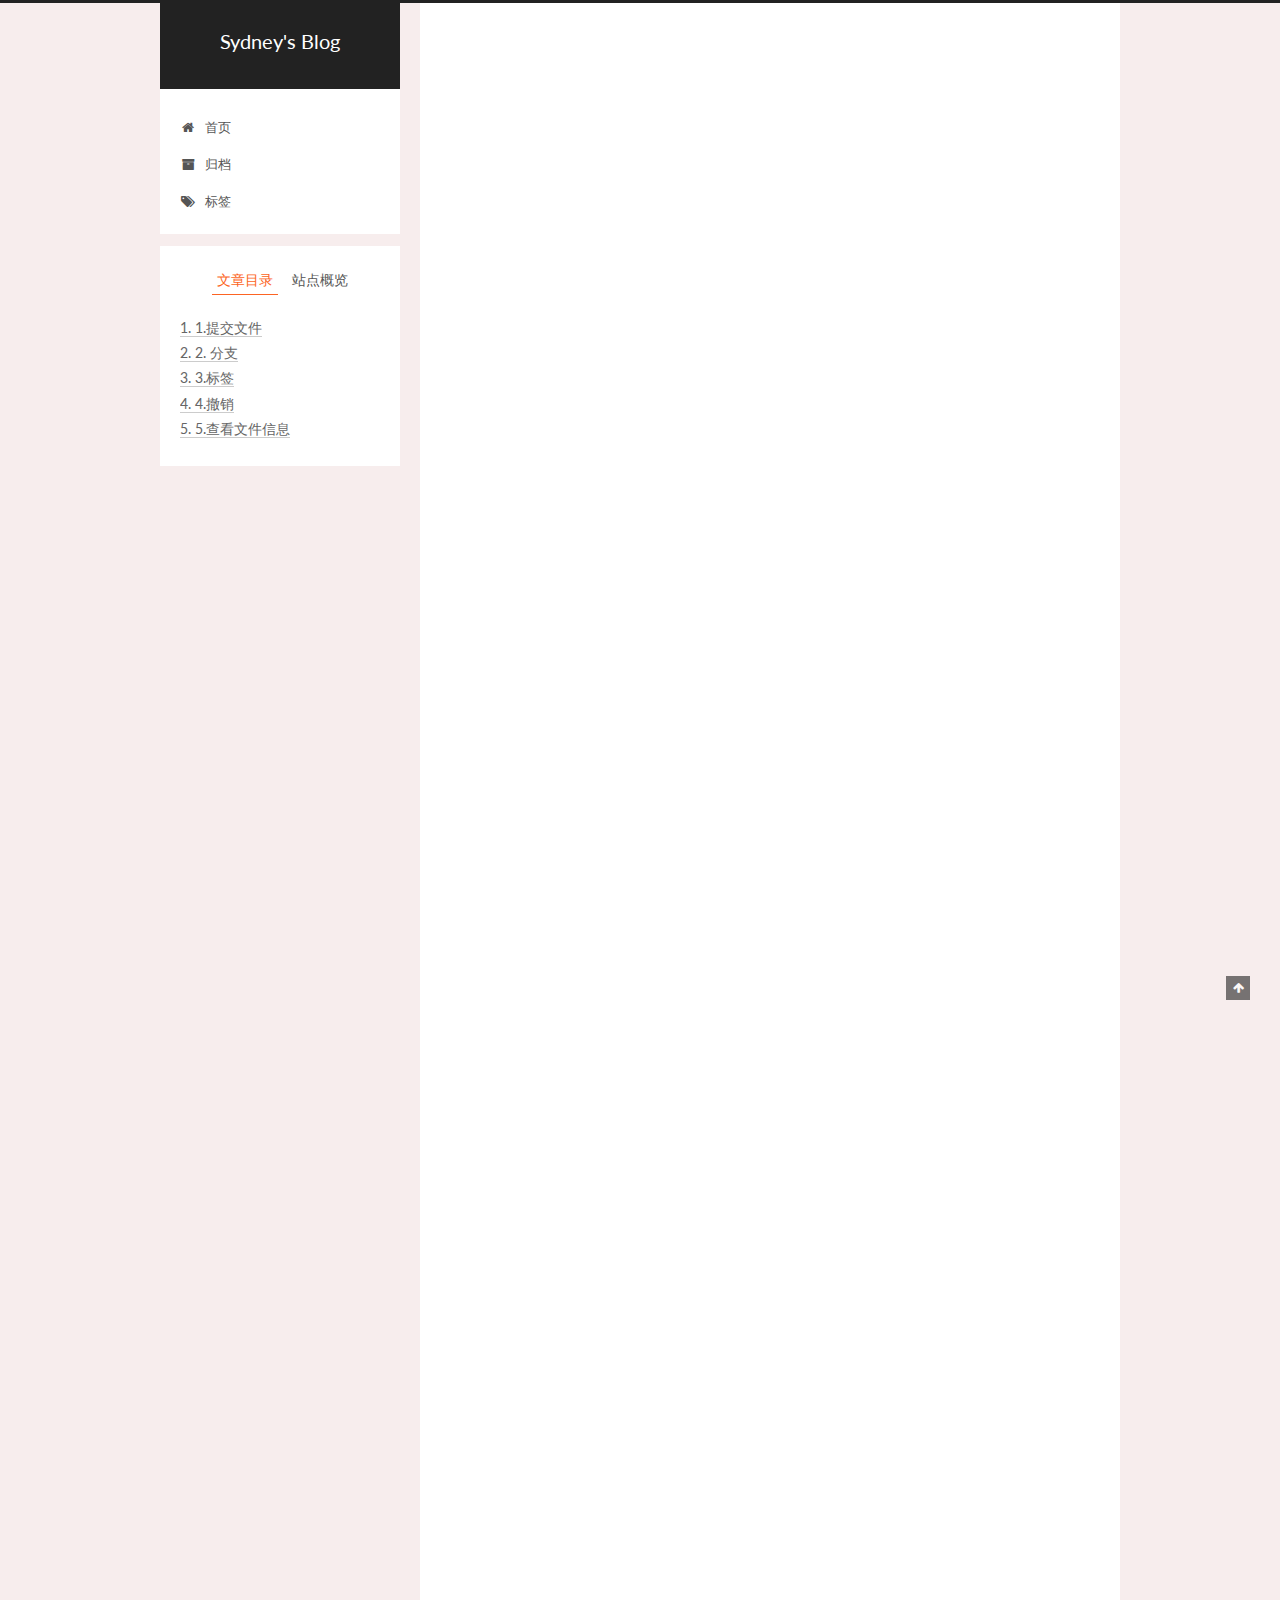
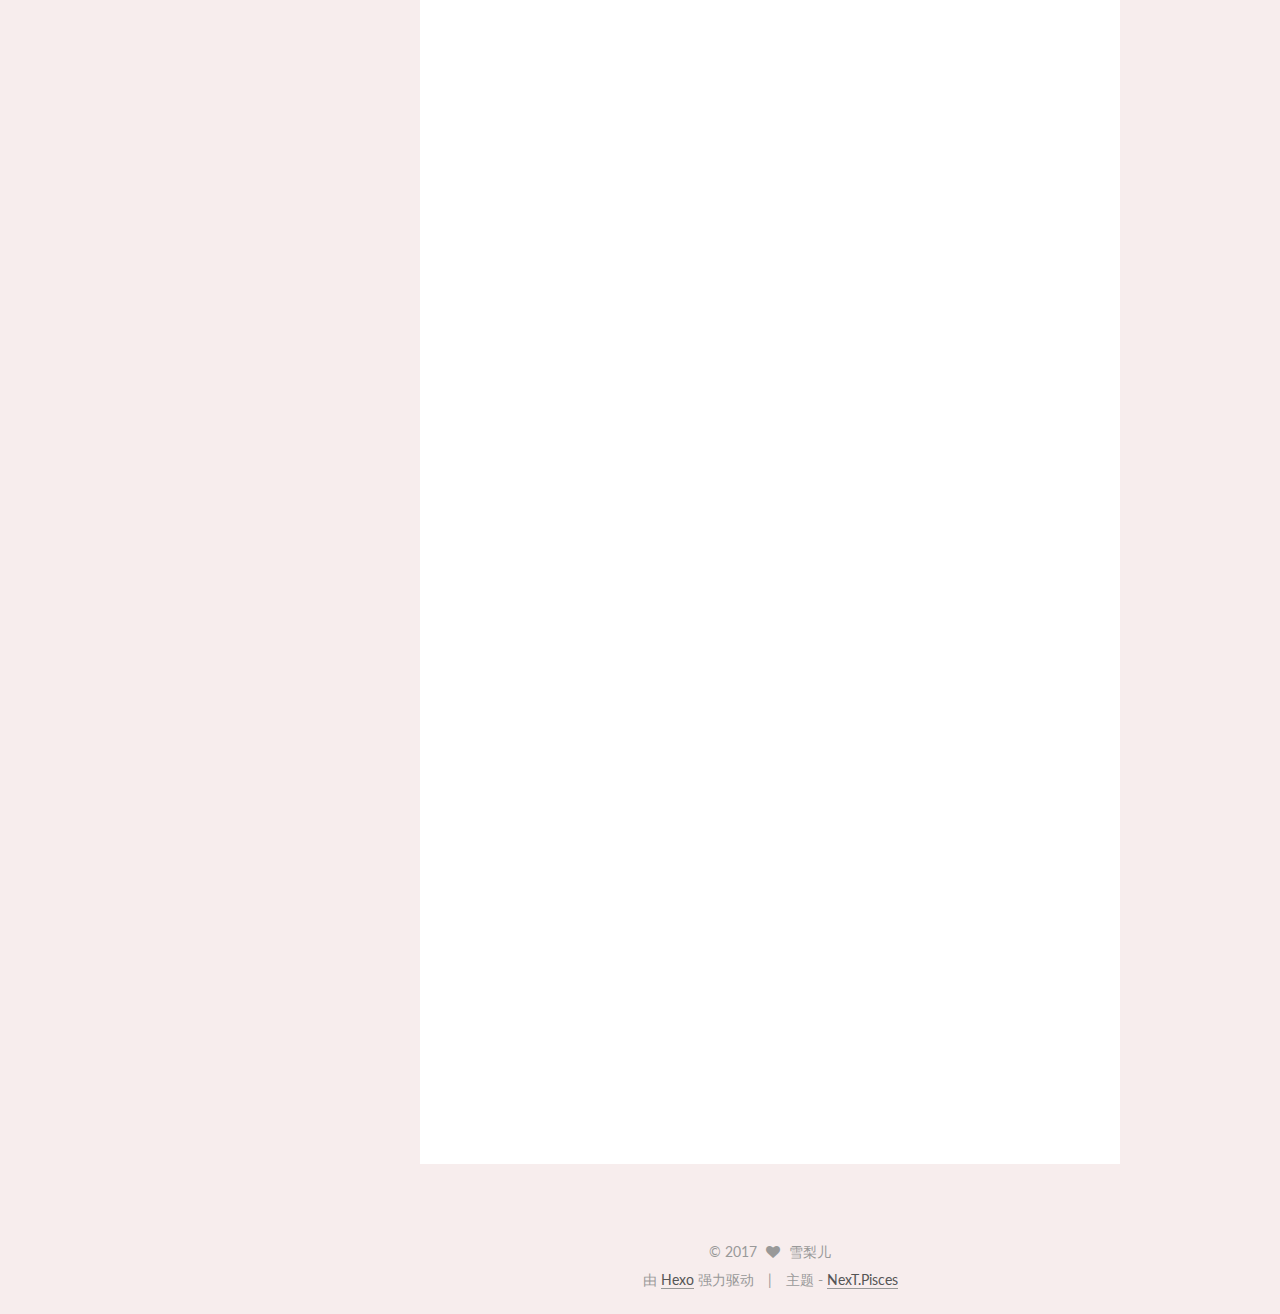
<file: 2017/06/27/git/index.html>
<!doctype html>



  


<html class="theme-next pisces use-motion" lang="zh-Hans">
<head>
  <meta charset="UTF-8"/>
<meta http-equiv="X-UA-Compatible" content="IE=edge" />
<meta name="viewport" content="width=device-width, initial-scale=1, maximum-scale=1"/>






<meta http-equiv="Cache-Control" content="no-transform" />
<meta http-equiv="Cache-Control" content="no-siteapp" />















  
  
  <link href="/lib/fancybox/source/jquery.fancybox.css?v=2.1.5" rel="stylesheet" type="text/css" />




  
  
  
  

  
    
    
  

  

  

  

  

  
    
    
    <link href="//fonts.googleapis.com/css?family=Lato:300,300italic,400,400italic,700,700italic&subset=latin,latin-ext" rel="stylesheet" type="text/css">
  






<link href="/lib/font-awesome/css/font-awesome.min.css?v=4.6.2" rel="stylesheet" type="text/css" />

<link href="/css/main.css?v=5.1.1" rel="stylesheet" type="text/css" />


  <meta name="keywords" content="git," />








  <link rel="shortcut icon" type="image/x-icon" href="/favicon.ico?v=5.1.1" />






<meta name="description" content="一个Git仓库下有三个不同的区域：Workspace(工作区)， Stage或者Index(暂存区)、Respository（仓库区）我们针对项目代码的更改操作都是在工作区进行的，通过执行git add *命令就把在工作区的改动提交到了暂存区，通过执行git commit -m ‘info about this commit’就把已经存放在暂存区的改动给提交到了当前分支的仓库区 1.提交文件123">
<meta name="keywords" content="git">
<meta property="og:type" content="article">
<meta property="og:title" content="git常用命令总结">
<meta property="og:url" content="http://yoursite.com/2017/06/27/git/index.html">
<meta property="og:site_name" content="Sydney&#39;s Blog">
<meta property="og:description" content="一个Git仓库下有三个不同的区域：Workspace(工作区)， Stage或者Index(暂存区)、Respository（仓库区）我们针对项目代码的更改操作都是在工作区进行的，通过执行git add *命令就把在工作区的改动提交到了暂存区，通过执行git commit -m ‘info about this commit’就把已经存放在暂存区的改动给提交到了当前分支的仓库区 1.提交文件123">
<meta property="og:updated_time" content="2017-07-10T09:04:29.000Z">
<meta name="twitter:card" content="summary">
<meta name="twitter:title" content="git常用命令总结">
<meta name="twitter:description" content="一个Git仓库下有三个不同的区域：Workspace(工作区)， Stage或者Index(暂存区)、Respository（仓库区）我们针对项目代码的更改操作都是在工作区进行的，通过执行git add *命令就把在工作区的改动提交到了暂存区，通过执行git commit -m ‘info about this commit’就把已经存放在暂存区的改动给提交到了当前分支的仓库区 1.提交文件123">



<script type="text/javascript" id="hexo.configurations">
  var NexT = window.NexT || {};
  var CONFIG = {
    root: '/',
    scheme: 'Pisces',
    sidebar: {"position":"left","display":"post","offset":12,"offset_float":0,"b2t":false,"scrollpercent":false},
    fancybox: true,
    motion: true,
    duoshuo: {
      userId: '0',
      author: '博主'
    },
    algolia: {
      applicationID: '',
      apiKey: '',
      indexName: '',
      hits: {"per_page":10},
      labels: {"input_placeholder":"Search for Posts","hits_empty":"We didn't find any results for the search: ${query}","hits_stats":"${hits} results found in ${time} ms"}
    }
  };
</script>



  <link rel="canonical" href="http://yoursite.com/2017/06/27/git/"/>





  <title>git常用命令总结 | Sydney's Blog</title>
</head>

<body itemscope itemtype="http://schema.org/WebPage" lang="zh-Hans">

  















  
  
    
  

  <div class="container sidebar-position-left page-post-detail ">
    <div class="headband"></div>

    <header id="header" class="header" itemscope itemtype="http://schema.org/WPHeader">
      <div class="header-inner"><div class="site-brand-wrapper">
  <div class="site-meta ">
    

    <div class="custom-logo-site-title">
      <a href="/"  class="brand" rel="start">
        <span class="logo-line-before"><i></i></span>
        <span class="site-title">Sydney's Blog</span>
        <span class="logo-line-after"><i></i></span>
      </a>
    </div>
      
        <p class="site-subtitle"></p>
      
  </div>

  <div class="site-nav-toggle">
    <button>
      <span class="btn-bar"></span>
      <span class="btn-bar"></span>
      <span class="btn-bar"></span>
    </button>
  </div>
</div>

<nav class="site-nav">
  

  
    <ul id="menu" class="menu">
      
        
        <li class="menu-item menu-item-home">
          <a href="/" rel="section">
            
              <i class="menu-item-icon fa fa-fw fa-home"></i> <br />
            
            首页
          </a>
        </li>
      
        
        <li class="menu-item menu-item-archives">
          <a href="/archives" rel="section">
            
              <i class="menu-item-icon fa fa-fw fa-archive"></i> <br />
            
            归档
          </a>
        </li>
      
        
        <li class="menu-item menu-item-tags">
          <a href="/tags" rel="section">
            
              <i class="menu-item-icon fa fa-fw fa-tags"></i> <br />
            
            标签
          </a>
        </li>
      

      
    </ul>
  

  
</nav>



 </div>
    </header>

    <main id="main" class="main">
      <div class="main-inner">
        <div class="content-wrap">
          <div id="content" class="content">
            

  <div id="posts" class="posts-expand">
    

  

  
  
  

  <article class="post post-type-normal " itemscope itemtype="http://schema.org/Article">
    <link itemprop="mainEntityOfPage" href="http://yoursite.com/2017/06/27/git/">

    <span hidden itemprop="author" itemscope itemtype="http://schema.org/Person">
      <meta itemprop="name" content="雪梨儿">
      <meta itemprop="description" content="">
      <meta itemprop="image" content="/images/1.jpeg">
    </span>

    <span hidden itemprop="publisher" itemscope itemtype="http://schema.org/Organization">
      <meta itemprop="name" content="Sydney's Blog">
    </span>

    
      <header class="post-header">

        
        
          <h1 class="post-title" itemprop="name headline">git常用命令总结</h1>
        

        <div class="post-meta">
          <span class="post-time">
            
              <span class="post-meta-item-icon">
                <i class="fa fa-calendar-o"></i>
              </span>
              
                <span class="post-meta-item-text">发表于</span>
              
              <time title="创建于" itemprop="dateCreated datePublished" datetime="2017-06-27T17:34:49+08:00">
                2017-06-27
              </time>
            

            

            
          </span>

          

          
            
          

          
          

          

          

          

        </div>
      </header>
    

    <div class="post-body" itemprop="articleBody">

      
      

      
        <p>一个Git仓库下有三个不同的区域：<br>Workspace(工作区)， Stage或者Index(暂存区)、Respository（仓库区）<br>我们针对项目代码的更改操作都是在工作区进行的，通过执行git add *命令就把在工作区的改动提交到了暂存区，通过执行git commit -m ‘info about this commit’就把已经存放在暂存区的改动给提交到了当前分支的仓库区</p>
<h1 id="1-提交文件"><a href="#1-提交文件" class="headerlink" title="1.提交文件"></a>1.提交文件</h1><figure class="highlight plain"><table><tr><td class="gutter"><pre><div class="line">1</div><div class="line">2</div><div class="line">3</div><div class="line">4</div><div class="line">5</div><div class="line">6</div><div class="line">7</div><div class="line">8</div><div class="line">9</div><div class="line">10</div><div class="line">11</div><div class="line">12</div><div class="line">13</div><div class="line">14</div><div class="line">15</div><div class="line">16</div><div class="line">17</div><div class="line">18</div><div class="line">19</div><div class="line">20</div><div class="line">21</div><div class="line">22</div><div class="line">23</div><div class="line">24</div><div class="line">25</div><div class="line">26</div><div class="line">27</div></pre></td><td class="code"><pre><div class="line">$ git add * #添加当前目录中所有文件到暂存区</div><div class="line">$ git commit -m [message] # 提交暂存区到仓库区</div><div class="line">$ git remote add origin git@github.com:abcd/tmp.git # 增加远程仓库到本地并明命名为origin</div><div class="line">$ git push -u origin master # 推送此次修改，首次推送需要加上-u,之后推送就可以直接git push origin master,origin是远程Git名字，这个可以自己定义，master是默认的分支，如果不在master分支提交需要写清楚分支名称</div><div class="line">$ git add [file1] [file2] ... # 添加指定文件到暂存区</div><div class="line">$ git add [dir] # 添加指定目录到暂存区，包括子目录</div><div class="line">$ git add * # 添加当前目录的所有文件到暂存区</div><div class="line">$ git add -p # 添加每个变化前，都会要求确认 对于同一个文件的多处变化，可以实现分次提交</div><div class="line">$ git rm [file1] [file2] ... # 感觉这条命令还是比较复杂的 下面详细说下</div><div class="line"># 其作用：删除已经用`git commit`提交到仓库区中的文件并停止对其的跟踪，附带行为：</div><div class="line"># 1.如果工作区对应的文件和当前已经提交到仓库区的文件保持一致 就直接也将工作区中的文件删除类似于`/bin/rm file1` 同时将此次删除操作放入暂存区</div><div class="line">#如: 已经通过`git commit`将 文件改动后的file1文件提交到了仓库中，并且工作区此时也没有对其进行改动</div><div class="line">#那么，通过`git rm file1` 就将仓库中的file1文件和本地工作区的文件都删除了，并且将删除操作放入了暂存区， 也就是说此时工作区的file1文件也没了（当前可以通过`git checkout` 命令进行恢复）</div><div class="line">#2. 如果在工作区中对file1文件又进行了改动 导致（和仓库区不一致），此时有两种选择</div><div class="line">#2.1 使用`-f` 选项 这会强制将暂存区还有工作区的file1文件删除 并将删除操作放入暂存区</div><div class="line">#2.2 使用`--cached` 选项，这会删除仓库区中的文件，但会保留工作区的文件</div><div class="line">$ git mv [file-original] [file-renamed] # 改名文件，并且将这个改名放入暂存区</div><div class="line">$ git commit -m [message] # 提交暂存区到仓库区</div><div class="line">$ git commit [file1] [file2] ... -m [message] # 提交暂存区的指定文件到仓库区</div><div class="line">$ git commit -a # 提交工作区自上次commit之后的所有的变化，直接到仓库区</div><div class="line">$ git commit -v # 提交时 在提交说明模板里显示所有diff信息</div><div class="line"># 这个命令用的比较多，主要用于重写commit message 使用一次新的commit，替代上一次提交</div><div class="line"># 如果代码没有任何新变化，则用来改写上一次commit的提交信息 # #但是如果你已经push过了，那么其历史最后一次，通过这个参数也不能修改了。</div><div class="line">$ git commit --amend -m [message]</div><div class="line">$ git commit --amend [file1] [file2] ... # 重做上一次commit，并包括指定文件的新变化</div><div class="line">$ git push origin master# 提交更改到远程仓库</div><div class="line">$ git pull origin master# 拉取远程更改到本地仓库默认自动合并</div></pre></td></tr></table></figure>
<h1 id="2-分支"><a href="#2-分支" class="headerlink" title="2. 分支"></a>2. 分支</h1><figure class="highlight plain"><table><tr><td class="gutter"><pre><div class="line">1</div><div class="line">2</div><div class="line">3</div><div class="line">4</div><div class="line">5</div><div class="line">6</div><div class="line">7</div><div class="line">8</div><div class="line">9</div><div class="line">10</div><div class="line">11</div><div class="line">12</div><div class="line">13</div><div class="line">14</div><div class="line">15</div></pre></td><td class="code"><pre><div class="line">$ git branch # 列出所有本地分支</div><div class="line">$ git branch -r # 列出所有远程分支</div><div class="line">$ git branch -a # 列出所有本地分支和远程分支</div><div class="line">$ git branch [branch-name] # 新建一个分支，但依然停留在当前分支</div><div class="line">$ git checkout -b [branch] # 新建一个分支，并切换到该分支</div><div class="line">$ git branch [branch] [commit] # 新建一个分支，指向指定commit</div><div class="line">$ git branch --track [branch] [remote-branch] # 新建一个分支，与指定的远程分支建立追踪关系</div><div class="line">$ git checkout [branch-name] # 切换到指定分支，并更新工作区</div><div class="line">$ git checkout - # 切换到上一个分支</div><div class="line">$ git branch --set-upstream [branch] [remote-branch]# 在现有分支与指定的远程分支之间建立追踪关系</div><div class="line">$ git merge [branch] # 合并指定分支到当前分支，如果有冲突需要手动合并冲突（就是手动编辑文件保存咯），然后add,commit再提交</div><div class="line">$ git cherry-pick [commit] # 选择一个commit，合并进当前分支</div><div class="line">$ git branch -d [branch-name] # 删除分支</div><div class="line">$ git push origin --delete [branch-name] # 删除远程分支</div><div class="line">$ git branch -dr [remote/branch]</div></pre></td></tr></table></figure>
<h1 id="3-标签"><a href="#3-标签" class="headerlink" title="3.标签"></a>3.标签</h1><p>标签的作用主要用于进行回退</p>
<figure class="highlight plain"><table><tr><td class="gutter"><pre><div class="line">1</div><div class="line">2</div><div class="line">3</div><div class="line">4</div><div class="line">5</div><div class="line">6</div><div class="line">7</div><div class="line">8</div><div class="line">9</div></pre></td><td class="code"><pre><div class="line">$ git tag # 列出所有tag</div><div class="line">$ git tag [tag] # 在当前commit新建一个tag</div><div class="line">$ git tag [tag] [commit] # 在指定commit新建一个tag</div><div class="line">$ git tag -d [tag] # 删除本地tag</div><div class="line">$ git push origin :refs/tags/[tagName] # 删除远程tag</div><div class="line">$ git show [tag] # 查看tag信息</div><div class="line">$ git push [remote] [tag] # 提交指定tag</div><div class="line">$ git push [remote] --tags # 提交所有tag</div><div class="line">$ git checkout -b [branch] [tag] # 新建一个分支，指向某个tag</div></pre></td></tr></table></figure>
<h1 id="4-撤销"><a href="#4-撤销" class="headerlink" title="4.撤销"></a>4.撤销</h1><p>如果你已经进行了N次的commit到本地的仓库，但是发现某个commit出错想撤销怎么办？</p>
<figure class="highlight plain"><table><tr><td class="gutter"><pre><div class="line">1</div><div class="line">2</div><div class="line">3</div><div class="line">4</div><div class="line">5</div><div class="line">6</div><div class="line">7</div><div class="line">8</div><div class="line">9</div><div class="line">10</div><div class="line">11</div><div class="line">12</div></pre></td><td class="code"><pre><div class="line">$ git checkout [file] # 恢复暂存区的指定文件到工作区</div><div class="line">$ git checkout [commit] [file] # 恢复某个commit的指定文件到暂存区和工作区</div><div class="line">$ git checkout . # 恢复暂存区的所有文件到工作区</div><div class="line">$ git reset --hard HEAD^ # 回退到上一个版本，在Git中，用HEAD表示当前版本</div><div class="line">$ git reset [file] # 重置暂存区的指定文件，与上一次commit保持一致，但工作区不变</div><div class="line">$ git reset --hard # 重置暂存区与工作区，与上一次commit保持一致</div><div class="line">$ git reset [commit] # 重置当前分支的指针为指定commit，同时重置暂存区，但工作区不变</div><div class="line">$ git reset --hard [commit] # 重置当前分支的HEAD为指定commit，同时重置暂存区和工作区，与指定commit一致</div><div class="line">$ git reset --soft [commit]， #只重置HEAD</div><div class="line">$ git revert [commit] # 新建一个commit，用来撤销指定commit 后者的所有变化都将被前者抵消，并且应用到当前分支</div><div class="line">$ git stash # 暂时将未提交的变化移除，稍后再移入</div><div class="line">$ git stash pop</div></pre></td></tr></table></figure>
<h1 id="5-查看文件信息"><a href="#5-查看文件信息" class="headerlink" title="5.查看文件信息"></a>5.查看文件信息</h1><figure class="highlight plain"><table><tr><td class="gutter"><pre><div class="line">1</div><div class="line">2</div><div class="line">3</div><div class="line">4</div><div class="line">5</div><div class="line">6</div><div class="line">7</div><div class="line">8</div><div class="line">9</div><div class="line">10</div><div class="line">11</div><div class="line">12</div><div class="line">13</div><div class="line">14</div><div class="line">15</div><div class="line">16</div><div class="line">17</div><div class="line">18</div><div class="line">19</div><div class="line">20</div></pre></td><td class="code"><pre><div class="line">$ git log # 显示当前分支的版本历史</div><div class="line">$ git log --stat # 显示commit历史，以及每次commit发生变更的文件</div><div class="line">$ git log -S [keyword] # 搜索提交历史，根据关键词</div><div class="line">$ git log [tag] HEAD --pretty=format:%s # 显示某个commit之后的所有变动，每个commit占据一行</div><div class="line">$ git log [tag] HEAD --grep feature # 显示某个commit之后的所有变动，其&quot;提交说明&quot;必须符合搜索条件</div><div class="line">$ git log --follow [file] # 显示某个文件的版本历史，包括文件改名</div><div class="line">$ git whatchanged [file]</div><div class="line">$ git log -p [file] # 显示指定文件相关的每一次diff</div><div class="line">$ git log -5 --pretty --oneline # 显示过去5次提交</div><div class="line">$ git shortlog -sn # 显示所有提交过的用户，按提交次数排序</div><div class="line">#这个命令很棒啊！！</div><div class="line">$ git blame [file] # 显示指定文件是什么人在什么时间修改过</div><div class="line">$ git diff # 显示暂存区和工作区的差异</div><div class="line">$ git diff --cached [file] # 显示暂存区和上一个commit的差异</div><div class="line">$ git diff HEAD # 显示工作区与当前分支最新commit之间的差异</div><div class="line">$ git diff [first-branch]...[second-branch] # 显示两次提交之间的差异</div><div class="line">$ git diff --shortstat &quot;@&#123;0 day ago&#125;&quot; # 显示今天你写了多少行代码</div><div class="line">$ git show [commit] # 显示某次提交的元数据和内容变化</div><div class="line">$ git show --name-only [commit] # 显示某次提交发生变化的文件</div><div class="line">$ git show [commit]:[filename] # 显示某次提交时，某个文件的内容</div></pre></td></tr></table></figure>
      
    </div>

    <div>
      
        

      
    </div>

    <div>
      
        

      
    </div>

    <div>
      
        

      
    </div>

    <footer class="post-footer">
      
        <div class="post-tags">
          
            <a href="/tags/git/" rel="tag"># git</a>
          
        </div>
      

      
        
      

      
        <div class="post-nav">
          <div class="post-nav-next post-nav-item">
            
              <a href="/2017/06/27/kuayu/" rel="next" title="跨域技术总结">
                <i class="fa fa-chevron-left"></i> 跨域技术总结
              </a>
            
          </div>

          <span class="post-nav-divider"></span>

          <div class="post-nav-prev post-nav-item">
            
          </div>
        </div>
      

      
      
    </footer>
  </article>



    <div class="post-spread">
      
    </div>
  </div>


          </div>
          


          
  <div class="comments" id="comments">
    
      <div id="lv-container" data-id="city" data-uid="MTAyMC8yOTQzMi82MDAw"></div>
    
  </div>


        </div>
        
          
  
  <div class="sidebar-toggle">
    <div class="sidebar-toggle-line-wrap">
      <span class="sidebar-toggle-line sidebar-toggle-line-first"></span>
      <span class="sidebar-toggle-line sidebar-toggle-line-middle"></span>
      <span class="sidebar-toggle-line sidebar-toggle-line-last"></span>
    </div>
  </div>

  <aside id="sidebar" class="sidebar">
    <div class="sidebar-inner">

      

      
        <ul class="sidebar-nav motion-element">
          <li class="sidebar-nav-toc sidebar-nav-active" data-target="post-toc-wrap" >
            文章目录
          </li>
          <li class="sidebar-nav-overview" data-target="site-overview">
            站点概览
          </li>
        </ul>
      

      <section class="site-overview sidebar-panel">
        <div class="site-author motion-element" itemprop="author" itemscope itemtype="http://schema.org/Person">
          <img class="site-author-image" itemprop="image"
               src="/images/1.jpeg"
               alt="雪梨儿" />
          <p class="site-author-name" itemprop="name">雪梨儿</p>
           
              <p class="site-description motion-element" itemprop="description"></p>
          
        </div>
        <nav class="site-state motion-element">

          
            <div class="site-state-item site-state-posts">
              <a href="/archives">
                <span class="site-state-item-count">3</span>
                <span class="site-state-item-name">日志</span>
              </a>
            </div>
          

          

          
            
            
            <div class="site-state-item site-state-tags">
              <a href="/tags/index.html">
                <span class="site-state-item-count">3</span>
                <span class="site-state-item-name">标签</span>
              </a>
            </div>
          

        </nav>

        

        <div class="links-of-author motion-element">
          
            
              <span class="links-of-author-item">
                <a href="https://github.com/sydneyhw" target="_blank" title="GitHub">
                  
                    <i class="fa fa-fw fa-github"></i>
                  
                  GitHub
                </a>
              </span>
            
              <span class="links-of-author-item">
                <a href="http://weibo.com/sydneybenben7777" target="_blank" title="Weibo">
                  
                    <i class="fa fa-fw fa-weibo"></i>
                  
                  Weibo
                </a>
              </span>
            
          
        </div>

        
        

        
        

        


      </section>

      
      <!--noindex-->
        <section class="post-toc-wrap motion-element sidebar-panel sidebar-panel-active">
          <div class="post-toc">

            
              
            

            
              <div class="post-toc-content"><ol class="nav"><li class="nav-item nav-level-1"><a class="nav-link" href="#1-提交文件"><span class="nav-number">1.</span> <span class="nav-text">1.提交文件</span></a></li><li class="nav-item nav-level-1"><a class="nav-link" href="#2-分支"><span class="nav-number">2.</span> <span class="nav-text">2. 分支</span></a></li><li class="nav-item nav-level-1"><a class="nav-link" href="#3-标签"><span class="nav-number">3.</span> <span class="nav-text">3.标签</span></a></li><li class="nav-item nav-level-1"><a class="nav-link" href="#4-撤销"><span class="nav-number">4.</span> <span class="nav-text">4.撤销</span></a></li><li class="nav-item nav-level-1"><a class="nav-link" href="#5-查看文件信息"><span class="nav-number">5.</span> <span class="nav-text">5.查看文件信息</span></a></li></ol></div>
            

          </div>
        </section>
      <!--/noindex-->
      

      

    </div>
  </aside>


        
      </div>
    </main>

    <footer id="footer" class="footer">
      <div class="footer-inner">
        <div class="copyright" >
  
  &copy; 
  <span itemprop="copyrightYear">2017</span>
  <span class="with-love">
    <i class="fa fa-heart"></i>
  </span>
  <span class="author" itemprop="copyrightHolder">雪梨儿</span>
</div>


<div class="powered-by">
  由 <a class="theme-link" href="https://hexo.io">Hexo</a> 强力驱动
</div>

<div class="theme-info">
  主题 -
  <a class="theme-link" href="https://github.com/iissnan/hexo-theme-next">
    NexT.Pisces
  </a>
</div>


        

        
      </div>
    </footer>

    
      <div class="back-to-top">
        <i class="fa fa-arrow-up"></i>
        
      </div>
    

  </div>

  

<script type="text/javascript">
  if (Object.prototype.toString.call(window.Promise) !== '[object Function]') {
    window.Promise = null;
  }
</script>









  












  
  <script type="text/javascript" src="/lib/jquery/index.js?v=2.1.3"></script>

  
  <script type="text/javascript" src="/lib/fastclick/lib/fastclick.min.js?v=1.0.6"></script>

  
  <script type="text/javascript" src="/lib/jquery_lazyload/jquery.lazyload.js?v=1.9.7"></script>

  
  <script type="text/javascript" src="/lib/velocity/velocity.min.js?v=1.2.1"></script>

  
  <script type="text/javascript" src="/lib/velocity/velocity.ui.min.js?v=1.2.1"></script>

  
  <script type="text/javascript" src="/lib/fancybox/source/jquery.fancybox.pack.js?v=2.1.5"></script>


  


  <script type="text/javascript" src="/js/src/utils.js?v=5.1.1"></script>

  <script type="text/javascript" src="/js/src/motion.js?v=5.1.1"></script>



  
  


  <script type="text/javascript" src="/js/src/affix.js?v=5.1.1"></script>

  <script type="text/javascript" src="/js/src/schemes/pisces.js?v=5.1.1"></script>



  
  <script type="text/javascript" src="/js/src/scrollspy.js?v=5.1.1"></script>
<script type="text/javascript" src="/js/src/post-details.js?v=5.1.1"></script>



  


  <script type="text/javascript" src="/js/src/bootstrap.js?v=5.1.1"></script>



  


  




	





  





  





  
    <script type="text/javascript">
      (function(d, s) {
        var j, e = d.getElementsByTagName(s)[0];
        if (typeof LivereTower === 'function') { return; }
        j = d.createElement(s);
        j.src = 'https://cdn-city.livere.com/js/embed.dist.js';
        j.async = true;
        e.parentNode.insertBefore(j, e);
      })(document, 'script');
    </script>
  






  





  

  

  

  

  

</body>
</html>
</file>
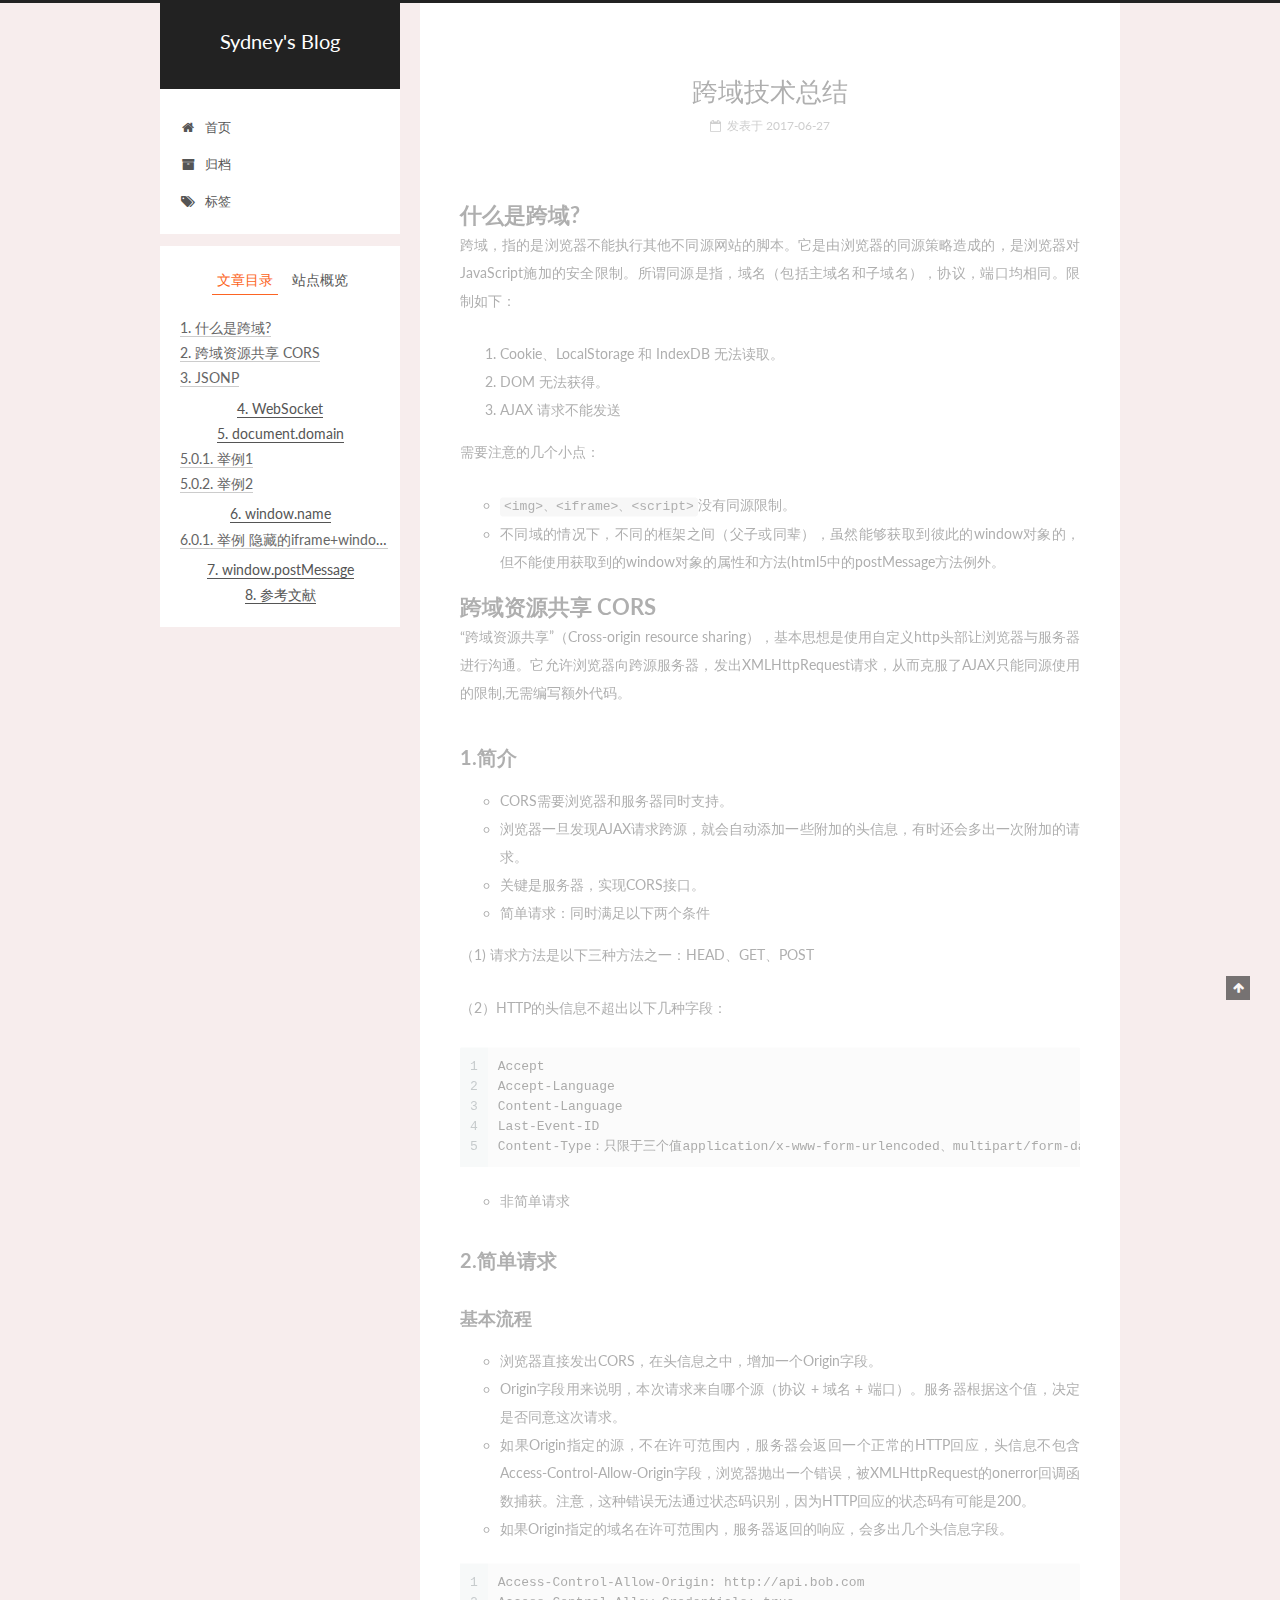
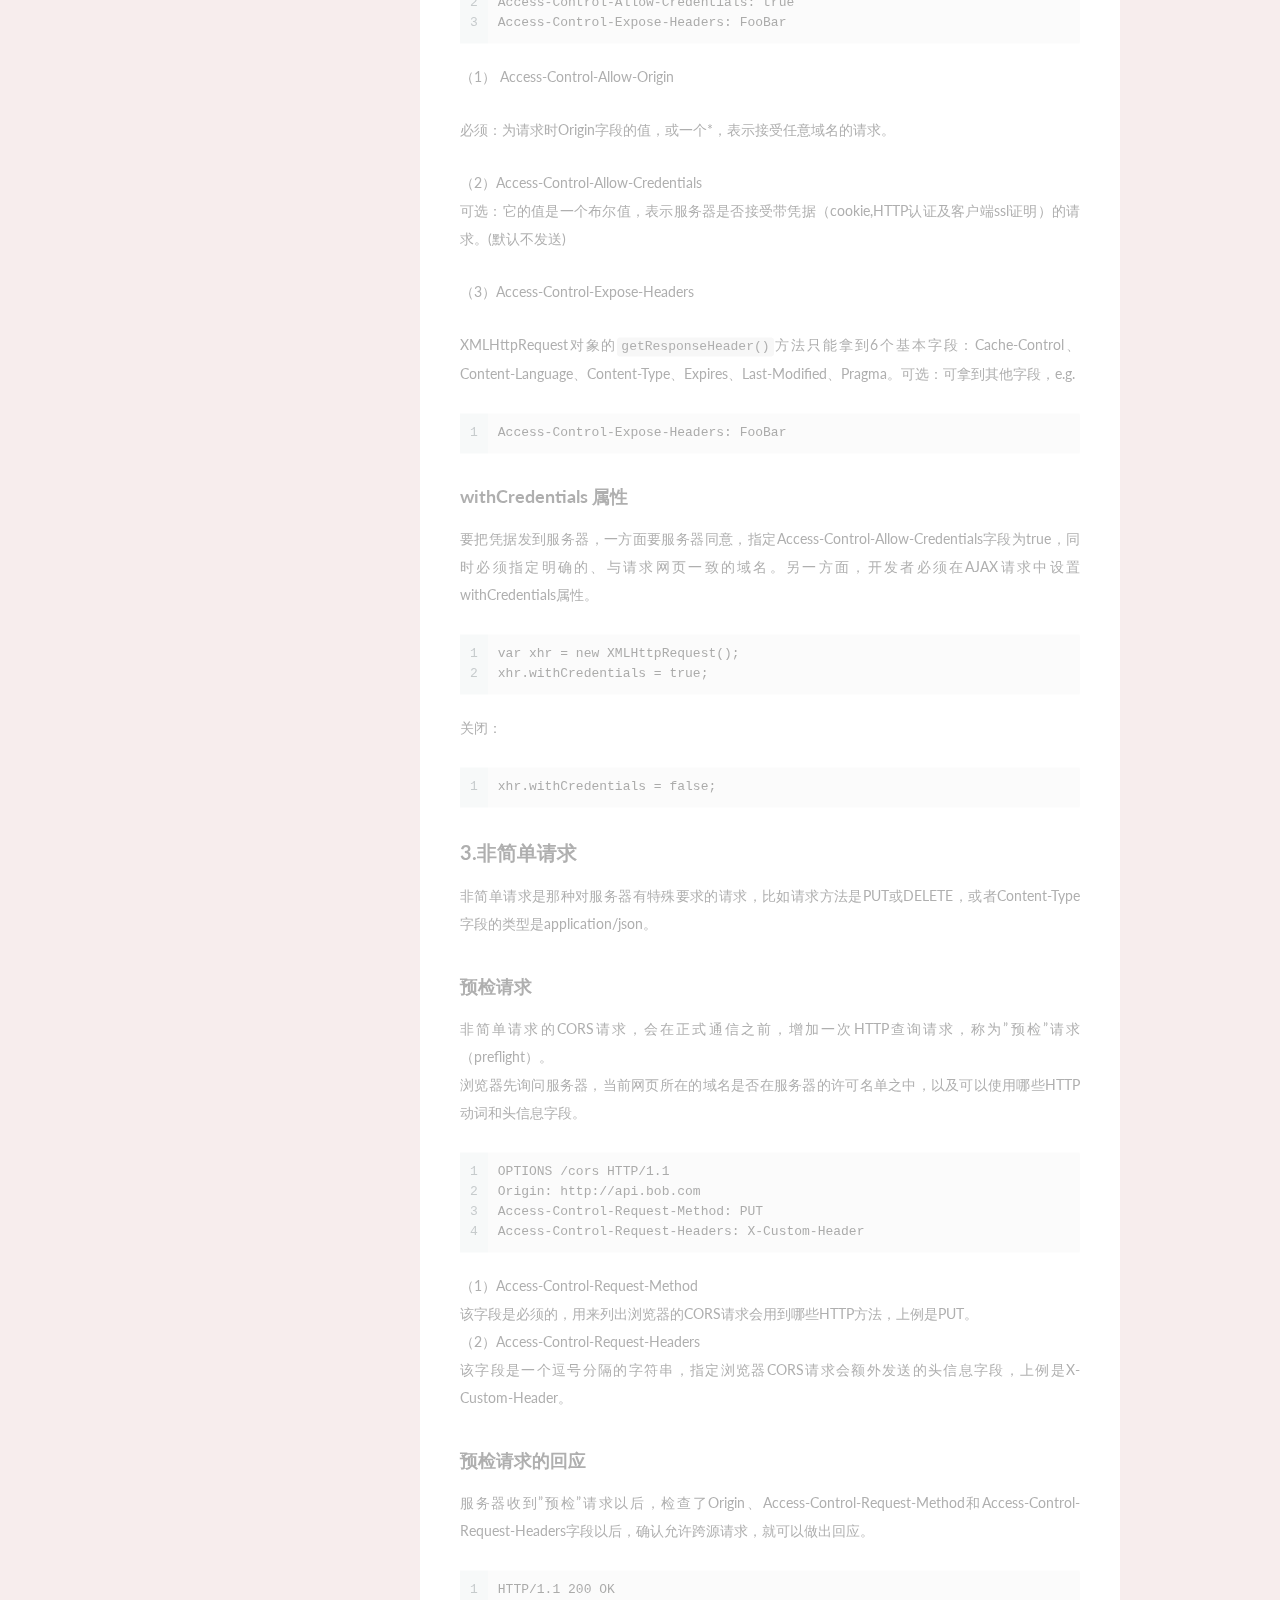
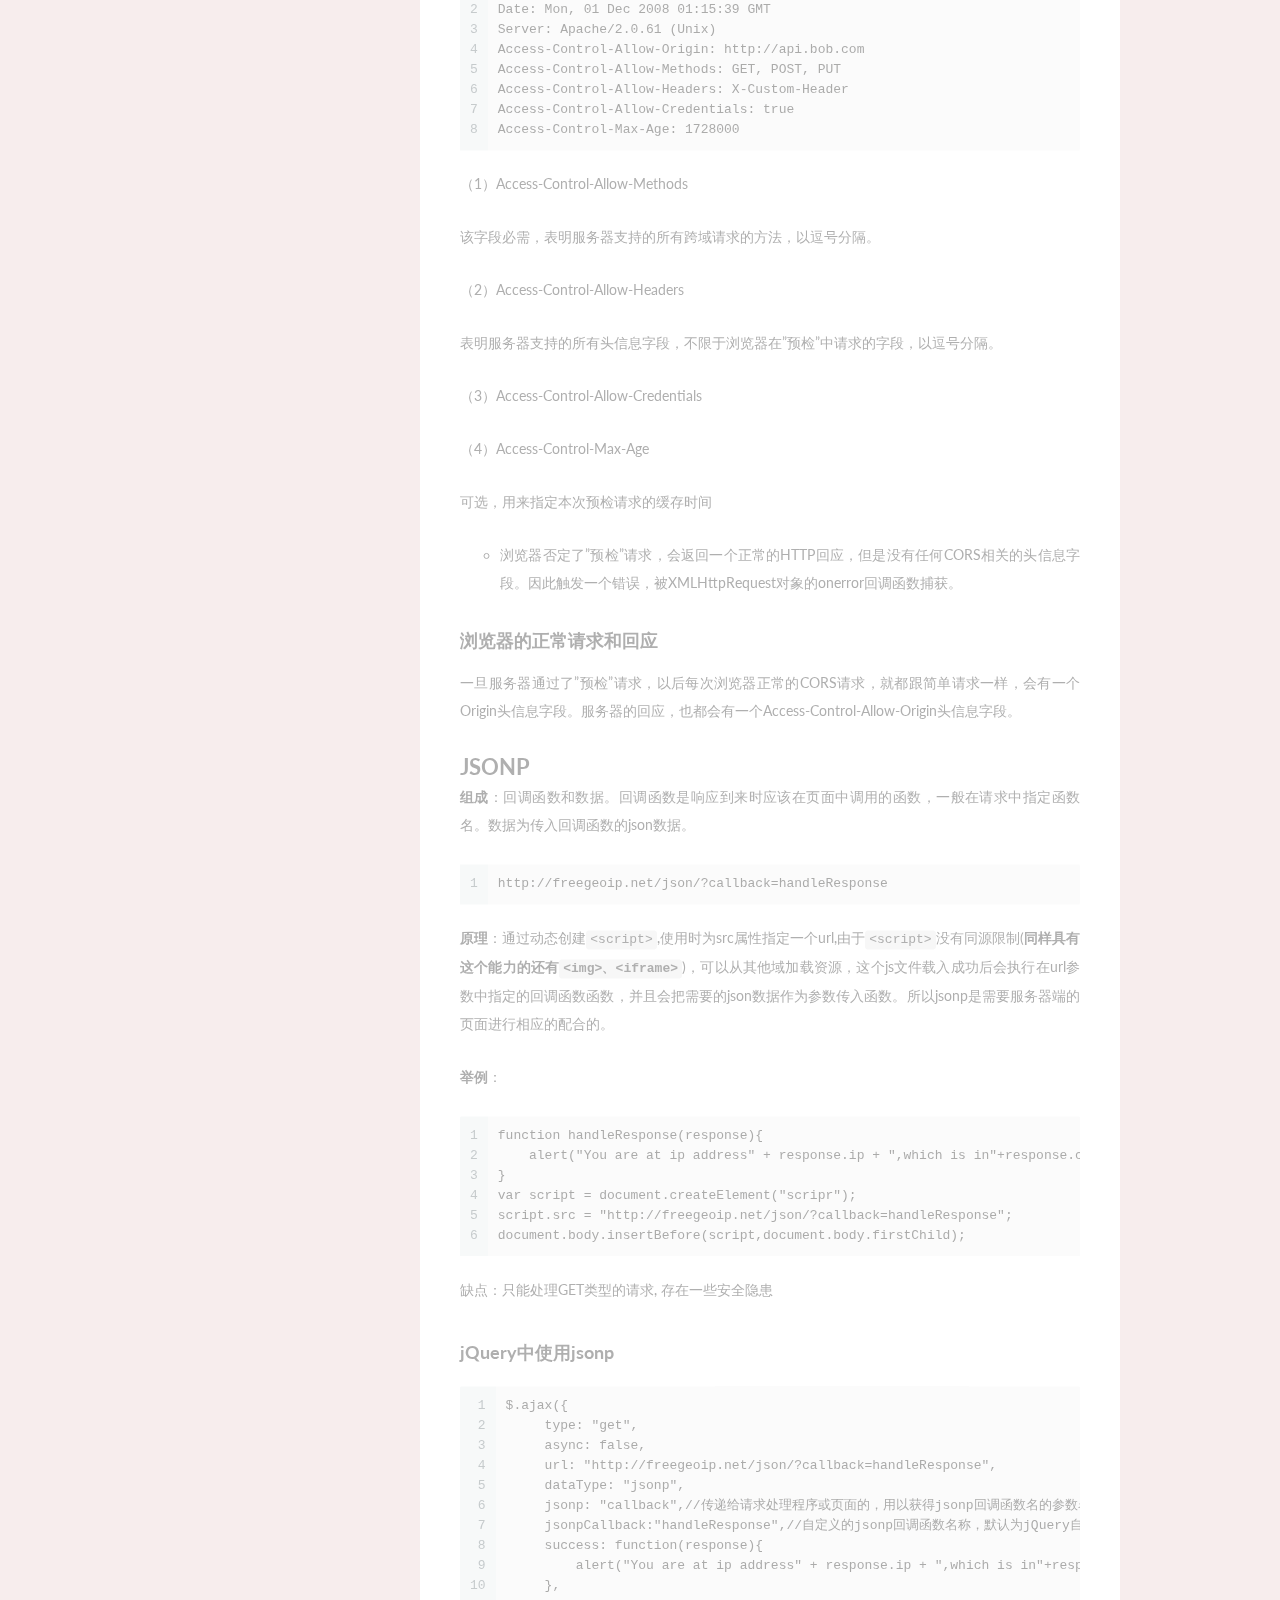
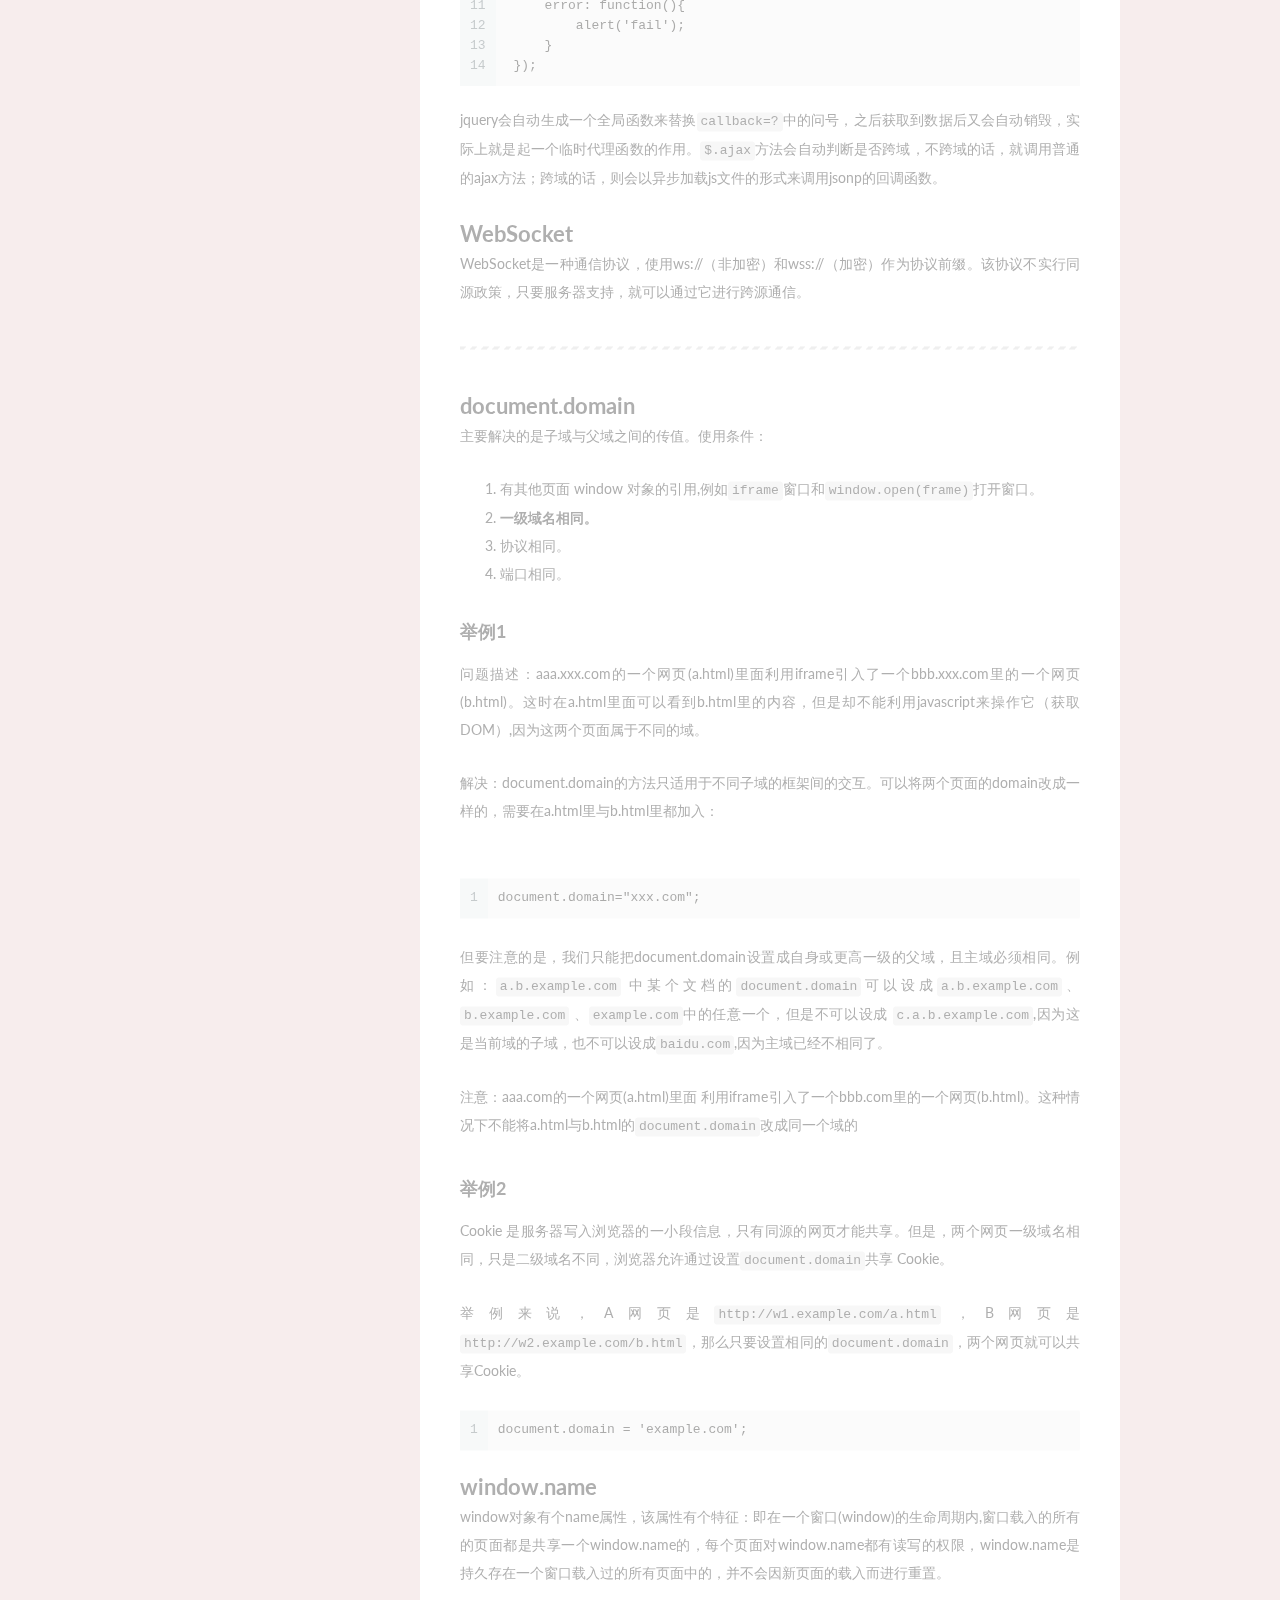
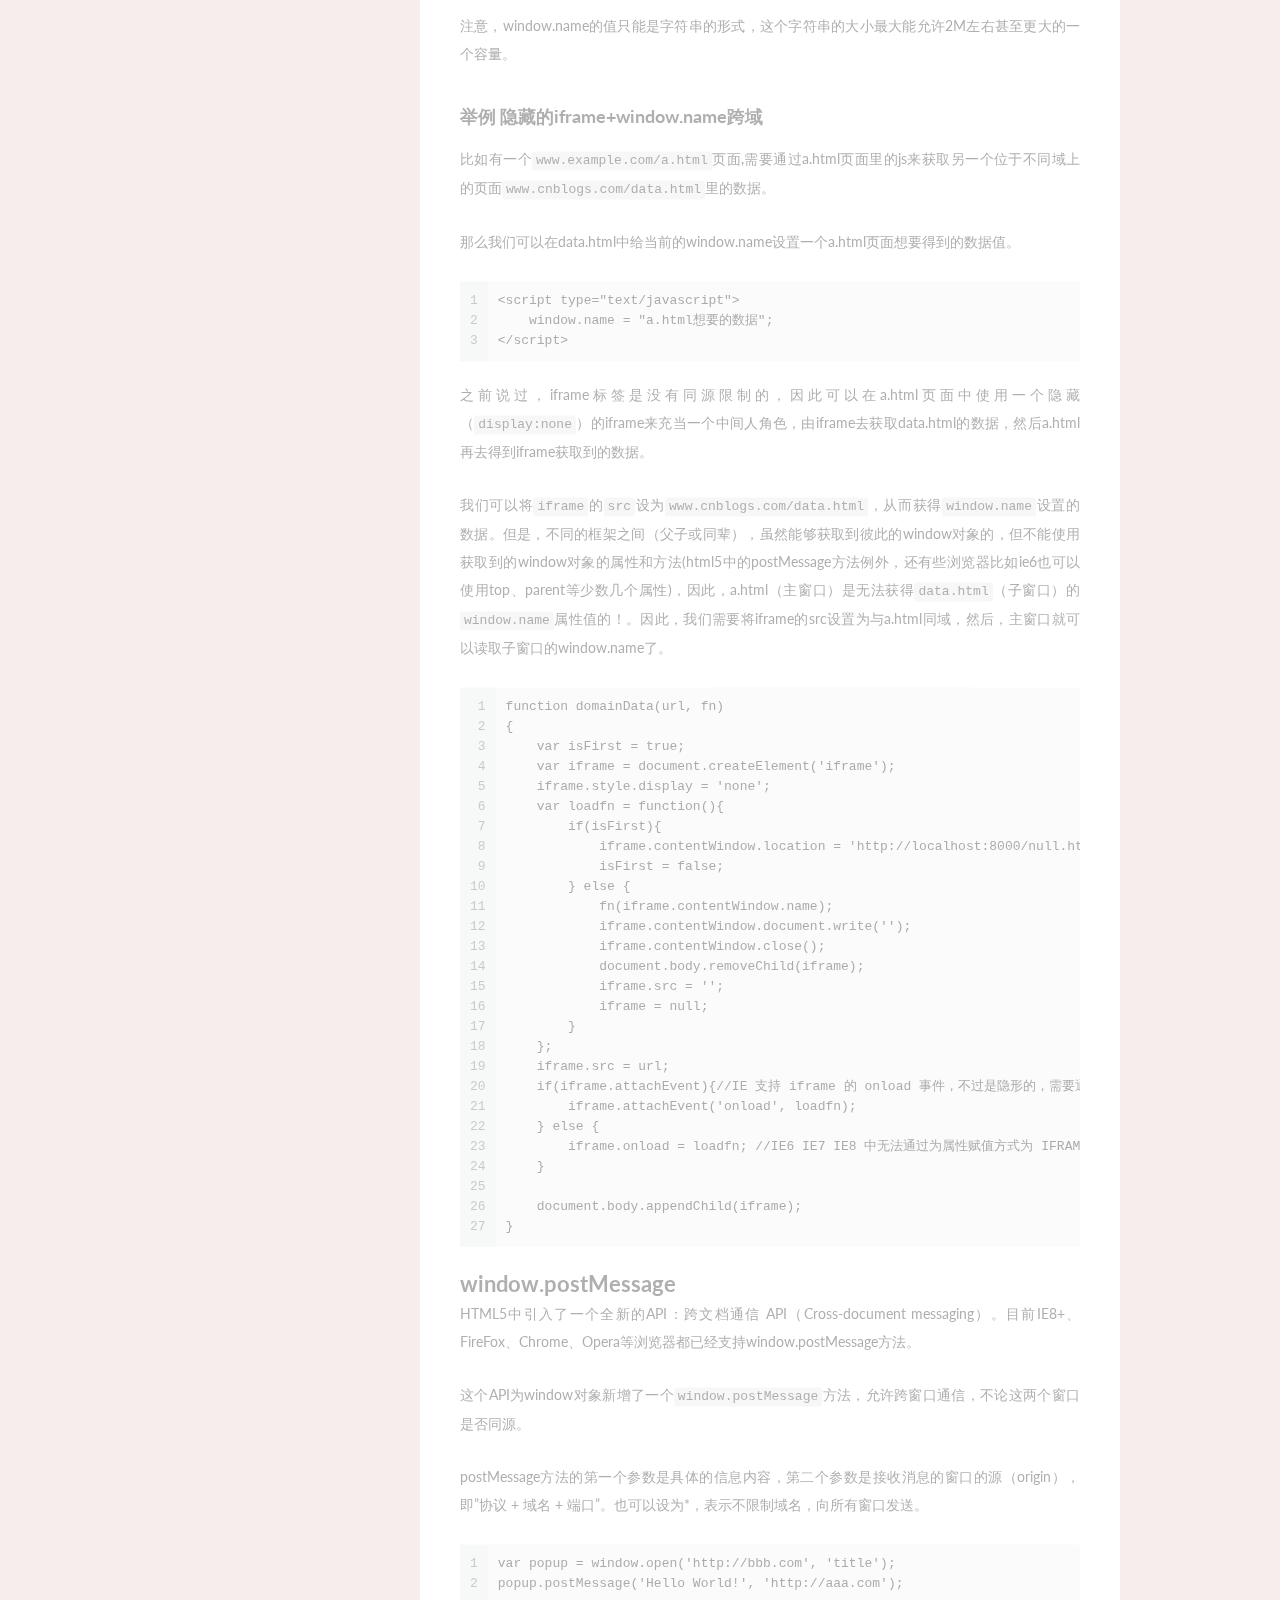
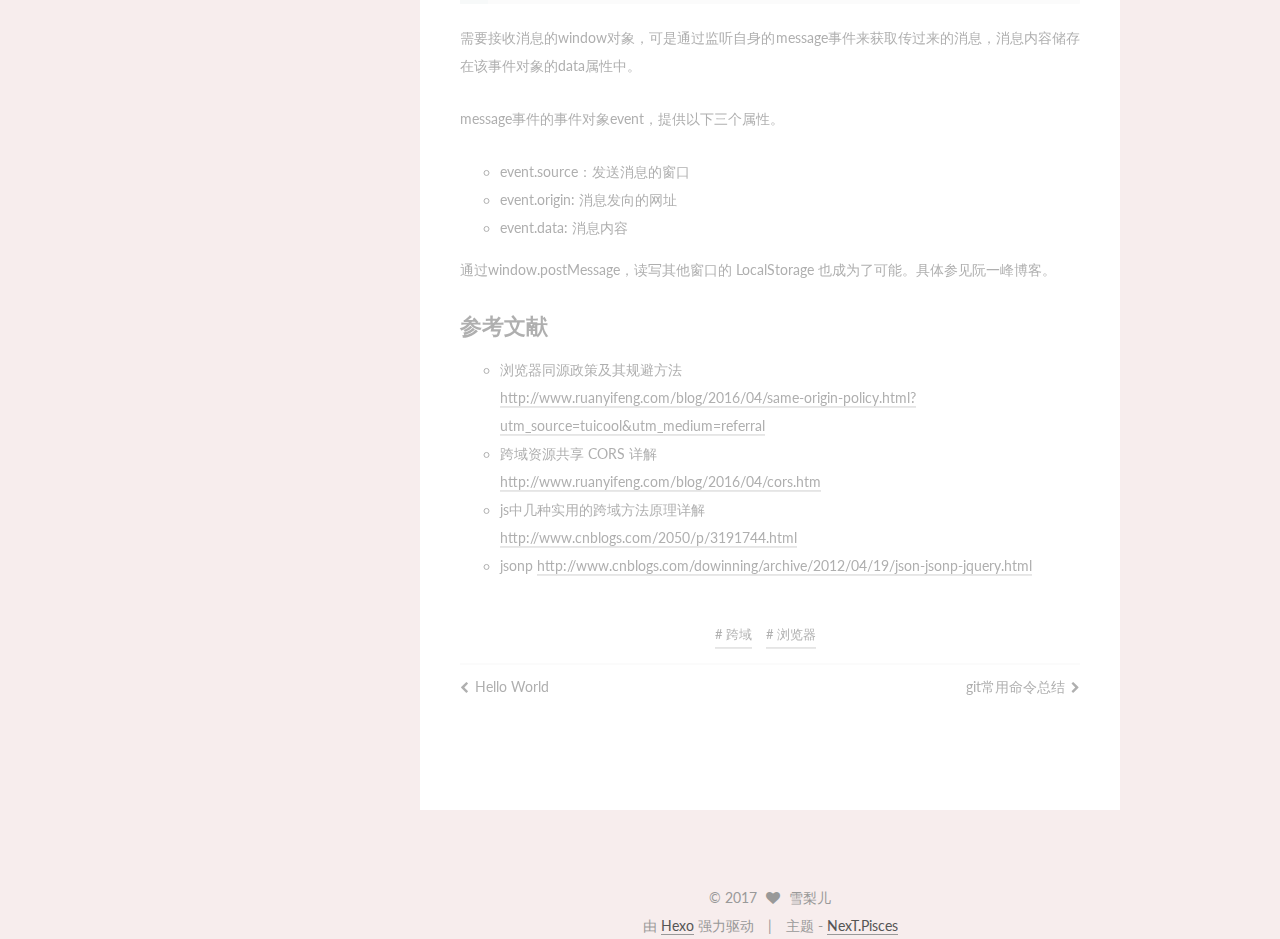
<file: 2017/06/27/kuayu/index.html>
<!doctype html>



  


<html class="theme-next pisces use-motion" lang="zh-Hans">
<head>
  <meta charset="UTF-8"/>
<meta http-equiv="X-UA-Compatible" content="IE=edge" />
<meta name="viewport" content="width=device-width, initial-scale=1, maximum-scale=1"/>






<meta http-equiv="Cache-Control" content="no-transform" />
<meta http-equiv="Cache-Control" content="no-siteapp" />















  
  
  <link href="/lib/fancybox/source/jquery.fancybox.css?v=2.1.5" rel="stylesheet" type="text/css" />




  
  
  
  

  
    
    
  

  

  

  

  

  
    
    
    <link href="//fonts.googleapis.com/css?family=Lato:300,300italic,400,400italic,700,700italic&subset=latin,latin-ext" rel="stylesheet" type="text/css">
  






<link href="/lib/font-awesome/css/font-awesome.min.css?v=4.6.2" rel="stylesheet" type="text/css" />

<link href="/css/main.css?v=5.1.1" rel="stylesheet" type="text/css" />


  <meta name="keywords" content="跨域,浏览器," />








  <link rel="shortcut icon" type="image/x-icon" href="/favicon.ico?v=5.1.1" />






<meta name="description" content="什么是跨域?跨域，指的是浏览器不能执行其他不同源网站的脚本。它是由浏览器的同源策略造成的，是浏览器对JavaScript施加的安全限制。所谓同源是指，域名（包括主域名和子域名），协议，端口均相同。限制如下：  Cookie、LocalStorage 和 IndexDB 无法读取。 DOM 无法获得。 AJAX 请求不能发送  需要注意的几个小点：  &amp;lt;img&amp;gt;、&amp;lt;iframe&amp;g">
<meta name="keywords" content="跨域,浏览器">
<meta property="og:type" content="article">
<meta property="og:title" content="跨域技术总结">
<meta property="og:url" content="http://yoursite.com/2017/06/27/kuayu/index.html">
<meta property="og:site_name" content="Sydney&#39;s Blog">
<meta property="og:description" content="什么是跨域?跨域，指的是浏览器不能执行其他不同源网站的脚本。它是由浏览器的同源策略造成的，是浏览器对JavaScript施加的安全限制。所谓同源是指，域名（包括主域名和子域名），协议，端口均相同。限制如下：  Cookie、LocalStorage 和 IndexDB 无法读取。 DOM 无法获得。 AJAX 请求不能发送  需要注意的几个小点：  &amp;lt;img&amp;gt;、&amp;lt;iframe&amp;g">
<meta property="og:updated_time" content="2017-06-27T10:11:44.000Z">
<meta name="twitter:card" content="summary">
<meta name="twitter:title" content="跨域技术总结">
<meta name="twitter:description" content="什么是跨域?跨域，指的是浏览器不能执行其他不同源网站的脚本。它是由浏览器的同源策略造成的，是浏览器对JavaScript施加的安全限制。所谓同源是指，域名（包括主域名和子域名），协议，端口均相同。限制如下：  Cookie、LocalStorage 和 IndexDB 无法读取。 DOM 无法获得。 AJAX 请求不能发送  需要注意的几个小点：  &amp;lt;img&amp;gt;、&amp;lt;iframe&amp;g">



<script type="text/javascript" id="hexo.configurations">
  var NexT = window.NexT || {};
  var CONFIG = {
    root: '/',
    scheme: 'Pisces',
    sidebar: {"position":"left","display":"post","offset":12,"offset_float":0,"b2t":false,"scrollpercent":false},
    fancybox: true,
    motion: true,
    duoshuo: {
      userId: '0',
      author: '博主'
    },
    algolia: {
      applicationID: '',
      apiKey: '',
      indexName: '',
      hits: {"per_page":10},
      labels: {"input_placeholder":"Search for Posts","hits_empty":"We didn't find any results for the search: ${query}","hits_stats":"${hits} results found in ${time} ms"}
    }
  };
</script>



  <link rel="canonical" href="http://yoursite.com/2017/06/27/kuayu/"/>





  <title>跨域技术总结 | Sydney's Blog</title>
</head>

<body itemscope itemtype="http://schema.org/WebPage" lang="zh-Hans">

  















  
  
    
  

  <div class="container sidebar-position-left page-post-detail ">
    <div class="headband"></div>

    <header id="header" class="header" itemscope itemtype="http://schema.org/WPHeader">
      <div class="header-inner"><div class="site-brand-wrapper">
  <div class="site-meta ">
    

    <div class="custom-logo-site-title">
      <a href="/"  class="brand" rel="start">
        <span class="logo-line-before"><i></i></span>
        <span class="site-title">Sydney's Blog</span>
        <span class="logo-line-after"><i></i></span>
      </a>
    </div>
      
        <p class="site-subtitle"></p>
      
  </div>

  <div class="site-nav-toggle">
    <button>
      <span class="btn-bar"></span>
      <span class="btn-bar"></span>
      <span class="btn-bar"></span>
    </button>
  </div>
</div>

<nav class="site-nav">
  

  
    <ul id="menu" class="menu">
      
        
        <li class="menu-item menu-item-home">
          <a href="/" rel="section">
            
              <i class="menu-item-icon fa fa-fw fa-home"></i> <br />
            
            首页
          </a>
        </li>
      
        
        <li class="menu-item menu-item-archives">
          <a href="/archives" rel="section">
            
              <i class="menu-item-icon fa fa-fw fa-archive"></i> <br />
            
            归档
          </a>
        </li>
      
        
        <li class="menu-item menu-item-tags">
          <a href="/tags" rel="section">
            
              <i class="menu-item-icon fa fa-fw fa-tags"></i> <br />
            
            标签
          </a>
        </li>
      

      
    </ul>
  

  
</nav>



 </div>
    </header>

    <main id="main" class="main">
      <div class="main-inner">
        <div class="content-wrap">
          <div id="content" class="content">
            

  <div id="posts" class="posts-expand">
    

  

  
  
  

  <article class="post post-type-normal " itemscope itemtype="http://schema.org/Article">
    <link itemprop="mainEntityOfPage" href="http://yoursite.com/2017/06/27/kuayu/">

    <span hidden itemprop="author" itemscope itemtype="http://schema.org/Person">
      <meta itemprop="name" content="雪梨儿">
      <meta itemprop="description" content="">
      <meta itemprop="image" content="/images/1.jpeg">
    </span>

    <span hidden itemprop="publisher" itemscope itemtype="http://schema.org/Organization">
      <meta itemprop="name" content="Sydney's Blog">
    </span>

    
      <header class="post-header">

        
        
          <h1 class="post-title" itemprop="name headline">跨域技术总结</h1>
        

        <div class="post-meta">
          <span class="post-time">
            
              <span class="post-meta-item-icon">
                <i class="fa fa-calendar-o"></i>
              </span>
              
                <span class="post-meta-item-text">发表于</span>
              
              <time title="创建于" itemprop="dateCreated datePublished" datetime="2017-06-27T17:34:49+08:00">
                2017-06-27
              </time>
            

            

            
          </span>

          

          
            
          

          
          

          

          

          

        </div>
      </header>
    

    <div class="post-body" itemprop="articleBody">

      
      

      
        <h1 id="什么是跨域"><a href="#什么是跨域" class="headerlink" title="什么是跨域?"></a>什么是跨域?</h1><p>跨域，指的是浏览器不能执行其他不同源网站的脚本。它是由浏览器的同源策略造成的，是浏览器对JavaScript施加的安全限制。所谓同源是指，域名（包括主域名和子域名），协议，端口均相同。限制如下：</p>
<ol>
<li>Cookie、LocalStorage 和 IndexDB 无法读取。</li>
<li>DOM 无法获得。</li>
<li>AJAX 请求不能发送</li>
</ol>
<p>需要注意的几个小点：</p>
<ul>
<li><code>&lt;img&gt;、&lt;iframe&gt;、&lt;script&gt;</code>没有同源限制。</li>
<li>不同域的情况下，不同的框架之间（父子或同辈），虽然能够获取到彼此的window对象的，但不能使用获取到的window对象的属性和方法(html5中的postMessage方法例外。</li>
</ul>
<h1 id="跨域资源共享-CORS"><a href="#跨域资源共享-CORS" class="headerlink" title="跨域资源共享 CORS"></a>跨域资源共享 CORS</h1><p>“跨域资源共享”（Cross-origin resource sharing），基本思想是使用自定义http头部让浏览器与服务器进行沟通。它允许浏览器向跨源服务器，发出XMLHttpRequest请求，从而克服了AJAX只能同源使用的限制,无需编写额外代码。</p>
<h2 id="1-简介"><a href="#1-简介" class="headerlink" title="1.简介"></a>1.简介</h2><ul>
<li>CORS需要浏览器和服务器同时支持。</li>
<li>浏览器一旦发现AJAX请求跨源，就会自动添加一些附加的头信息，有时还会多出一次附加的请求。</li>
<li>关键是服务器，实现CORS接口。</li>
<li>简单请求：同时满足以下两个条件</li>
</ul>
<p>（1) 请求方法是以下三种方法之一：HEAD、GET、POST</p>
<p>（2）HTTP的头信息不超出以下几种字段：</p>
<figure class="highlight plain"><table><tr><td class="gutter"><pre><div class="line">1</div><div class="line">2</div><div class="line">3</div><div class="line">4</div><div class="line">5</div></pre></td><td class="code"><pre><div class="line">Accept</div><div class="line">Accept-Language</div><div class="line">Content-Language</div><div class="line">Last-Event-ID</div><div class="line">Content-Type：只限于三个值application/x-www-form-urlencoded、multipart/form-data、text/plain</div></pre></td></tr></table></figure>
<ul>
<li>非简单请求</li>
</ul>
<h2 id="2-简单请求"><a href="#2-简单请求" class="headerlink" title="2.简单请求"></a>2.简单请求</h2><h3 id="基本流程"><a href="#基本流程" class="headerlink" title="基本流程"></a>基本流程</h3><ul>
<li>浏览器直接发出CORS，在头信息之中，增加一个Origin字段。</li>
<li>Origin字段用来说明，本次请求来自哪个源（协议 + 域名 + 端口）。服务器根据这个值，决定是否同意这次请求。</li>
<li>如果Origin指定的源，不在许可范围内，服务器会返回一个正常的HTTP回应，头信息不包含Access-Control-Allow-Origin字段，浏览器抛出一个错误，被XMLHttpRequest的onerror回调函数捕获。注意，这种错误无法通过状态码识别，因为HTTP回应的状态码有可能是200。</li>
<li>如果Origin指定的域名在许可范围内，服务器返回的响应，会多出几个头信息字段。</li>
</ul>
<figure class="highlight plain"><table><tr><td class="gutter"><pre><div class="line">1</div><div class="line">2</div><div class="line">3</div></pre></td><td class="code"><pre><div class="line">Access-Control-Allow-Origin: http://api.bob.com</div><div class="line">Access-Control-Allow-Credentials: true</div><div class="line">Access-Control-Expose-Headers: FooBar</div></pre></td></tr></table></figure>
<p>（1） Access-Control-Allow-Origin</p>
<p>必须：为请求时Origin字段的值，或一个*，表示接受任意域名的请求。</p>
<p>（2）Access-Control-Allow-Credentials<br>可选：它的值是一个布尔值，表示服务器是否接受带凭据（cookie,HTTP认证及客户端ssl证明）的请求。(默认不发送)</p>
<p>（3）Access-Control-Expose-Headers</p>
<p>XMLHttpRequest对象的<code>getResponseHeader()</code>方法只能拿到6个基本字段：Cache-Control、Content-Language、Content-Type、Expires、Last-Modified、Pragma。可选：可拿到其他字段，e.g.</p>
<figure class="highlight plain"><table><tr><td class="gutter"><pre><div class="line">1</div></pre></td><td class="code"><pre><div class="line">Access-Control-Expose-Headers: FooBar</div></pre></td></tr></table></figure>
<h3 id="withCredentials-属性"><a href="#withCredentials-属性" class="headerlink" title="withCredentials 属性"></a>withCredentials 属性</h3><p>要把凭据发到服务器，一方面要服务器同意，指定Access-Control-Allow-Credentials字段为true，同时必须指定明确的、与请求网页一致的域名。另一方面，开发者必须在AJAX请求中设置withCredentials属性。</p>
<figure class="highlight plain"><table><tr><td class="gutter"><pre><div class="line">1</div><div class="line">2</div></pre></td><td class="code"><pre><div class="line">var xhr = new XMLHttpRequest();</div><div class="line">xhr.withCredentials = true;</div></pre></td></tr></table></figure>
<p>关闭：</p>
<figure class="highlight plain"><table><tr><td class="gutter"><pre><div class="line">1</div></pre></td><td class="code"><pre><div class="line">xhr.withCredentials = false;</div></pre></td></tr></table></figure>
<h2 id="3-非简单请求"><a href="#3-非简单请求" class="headerlink" title="3.非简单请求"></a>3.非简单请求</h2><p>非简单请求是那种对服务器有特殊要求的请求，比如请求方法是PUT或DELETE，或者Content-Type字段的类型是application/json。</p>
<h3 id="预检请求"><a href="#预检请求" class="headerlink" title="预检请求"></a>预检请求</h3><p>非简单请求的CORS请求，会在正式通信之前，增加一次HTTP查询请求，称为”预检”请求（preflight）。<br>浏览器先询问服务器，当前网页所在的域名是否在服务器的许可名单之中，以及可以使用哪些HTTP动词和头信息字段。</p>
<figure class="highlight plain"><table><tr><td class="gutter"><pre><div class="line">1</div><div class="line">2</div><div class="line">3</div><div class="line">4</div></pre></td><td class="code"><pre><div class="line">OPTIONS /cors HTTP/1.1</div><div class="line">Origin: http://api.bob.com</div><div class="line">Access-Control-Request-Method: PUT</div><div class="line">Access-Control-Request-Headers: X-Custom-Header</div></pre></td></tr></table></figure>
<p>（1）Access-Control-Request-Method<br>该字段是必须的，用来列出浏览器的CORS请求会用到哪些HTTP方法，上例是PUT。<br>（2）Access-Control-Request-Headers<br>该字段是一个逗号分隔的字符串，指定浏览器CORS请求会额外发送的头信息字段，上例是X-Custom-Header。</p>
<h3 id="预检请求的回应"><a href="#预检请求的回应" class="headerlink" title="预检请求的回应"></a>预检请求的回应</h3><p>服务器收到”预检”请求以后，检查了Origin、Access-Control-Request-Method和Access-Control-Request-Headers字段以后，确认允许跨源请求，就可以做出回应。</p>
<figure class="highlight plain"><table><tr><td class="gutter"><pre><div class="line">1</div><div class="line">2</div><div class="line">3</div><div class="line">4</div><div class="line">5</div><div class="line">6</div><div class="line">7</div><div class="line">8</div></pre></td><td class="code"><pre><div class="line">HTTP/1.1 200 OK</div><div class="line">Date: Mon, 01 Dec 2008 01:15:39 GMT</div><div class="line">Server: Apache/2.0.61 (Unix)</div><div class="line">Access-Control-Allow-Origin: http://api.bob.com</div><div class="line">Access-Control-Allow-Methods: GET, POST, PUT</div><div class="line">Access-Control-Allow-Headers: X-Custom-Header</div><div class="line">Access-Control-Allow-Credentials: true</div><div class="line">Access-Control-Max-Age: 1728000</div></pre></td></tr></table></figure>
<p>（1）Access-Control-Allow-Methods</p>
<p>该字段必需，表明服务器支持的所有跨域请求的方法，以逗号分隔。</p>
<p>（2）Access-Control-Allow-Headers</p>
<p>表明服务器支持的所有头信息字段，不限于浏览器在”预检”中请求的字段，以逗号分隔。</p>
<p>（3）Access-Control-Allow-Credentials</p>
<p>（4）Access-Control-Max-Age</p>
<p>可选，用来指定本次预检请求的缓存时间</p>
<ul>
<li>浏览器否定了”预检”请求，会返回一个正常的HTTP回应，但是没有任何CORS相关的头信息字段。因此触发一个错误，被XMLHttpRequest对象的onerror回调函数捕获。</li>
</ul>
<h3 id="浏览器的正常请求和回应"><a href="#浏览器的正常请求和回应" class="headerlink" title="浏览器的正常请求和回应"></a>浏览器的正常请求和回应</h3><p>一旦服务器通过了”预检”请求，以后每次浏览器正常的CORS请求，就都跟简单请求一样，会有一个Origin头信息字段。服务器的回应，也都会有一个Access-Control-Allow-Origin头信息字段。</p>
<h1 id="JSONP"><a href="#JSONP" class="headerlink" title="JSONP"></a>JSONP</h1><p><strong>组成</strong>：回调函数和数据。回调函数是响应到来时应该在页面中调用的函数，一般在请求中指定函数名。数据为传入回调函数的json数据。</p>
<figure class="highlight plain"><table><tr><td class="gutter"><pre><div class="line">1</div></pre></td><td class="code"><pre><div class="line">http://freegeoip.net/json/?callback=handleResponse</div></pre></td></tr></table></figure>
<p><strong>原理</strong>：通过动态创建<code>&lt;script&gt;</code>,使用时为src属性指定一个url,由于<code>&lt;script&gt;</code>没有同源限制(<strong>同样具有这个能力的还有<code>&lt;img&gt;、&lt;iframe&gt;</code></strong>)，可以从其他域加载资源，这个js文件载入成功后会执行在url参数中指定的回调函数函数，并且会把需要的json数据作为参数传入函数。所以jsonp是需要服务器端的页面进行相应的配合的。</p>
<p><strong>举例</strong>：</p>
<figure class="highlight plain"><table><tr><td class="gutter"><pre><div class="line">1</div><div class="line">2</div><div class="line">3</div><div class="line">4</div><div class="line">5</div><div class="line">6</div></pre></td><td class="code"><pre><div class="line">function handleResponse(response)&#123;</div><div class="line">    alert(&quot;You are at ip address&quot; + response.ip + &quot;,which is in&quot;+response.city + &quot;,&quot; + response.region_name);</div><div class="line">&#125;</div><div class="line">var script = document.createElement(&quot;scripr&quot;);</div><div class="line">script.src = &quot;http://freegeoip.net/json/?callback=handleResponse&quot;;</div><div class="line">document.body.insertBefore(script,document.body.firstChild);</div></pre></td></tr></table></figure>
<p>缺点：只能处理GET类型的请求, 存在一些安全隐患</p>
<h3 id="jQuery中使用jsonp"><a href="#jQuery中使用jsonp" class="headerlink" title="jQuery中使用jsonp"></a>jQuery中使用jsonp</h3><figure class="highlight plain"><table><tr><td class="gutter"><pre><div class="line">1</div><div class="line">2</div><div class="line">3</div><div class="line">4</div><div class="line">5</div><div class="line">6</div><div class="line">7</div><div class="line">8</div><div class="line">9</div><div class="line">10</div><div class="line">11</div><div class="line">12</div><div class="line">13</div><div class="line">14</div></pre></td><td class="code"><pre><div class="line">$.ajax(&#123;</div><div class="line">     type: &quot;get&quot;,</div><div class="line">     async: false,</div><div class="line">     url: &quot;http://freegeoip.net/json/?callback=handleResponse&quot;,</div><div class="line">     dataType: &quot;jsonp&quot;,</div><div class="line">     jsonp: &quot;callback&quot;,//传递给请求处理程序或页面的，用以获得jsonp回调函数名的参数名(一般默认为:callback)</div><div class="line">     jsonpCallback:&quot;handleResponse&quot;,//自定义的jsonp回调函数名称，默认为jQuery自动生成的随机函数名，也可以写&quot;?&quot;，jQuery会自动为你处理数据</div><div class="line">     success: function(response)&#123;</div><div class="line">         alert(&quot;You are at ip address&quot; + response.ip + &quot;,which is in&quot;+response.city + &quot;,&quot; + response.region_name);</div><div class="line">     &#125;,</div><div class="line">     error: function()&#123;</div><div class="line">         alert(&apos;fail&apos;);</div><div class="line">     &#125;</div><div class="line"> &#125;);</div></pre></td></tr></table></figure>
<p>jquery会自动生成一个全局函数来替换<code>callback=?</code>中的问号，之后获取到数据后又会自动销毁，实际上就是起一个临时代理函数的作用。<code>$.ajax</code>方法会自动判断是否跨域，不跨域的话，就调用普通的ajax方法；跨域的话，则会以异步加载js文件的形式来调用jsonp的回调函数。</p>
<h1 id="WebSocket"><a href="#WebSocket" class="headerlink" title="WebSocket"></a>WebSocket</h1><p>WebSocket是一种通信协议，使用ws://（非加密）和wss://（加密）作为协议前缀。该协议不实行同源政策，只要服务器支持，就可以通过它进行跨源通信。</p>
<hr>
<h1 id="document-domain"><a href="#document-domain" class="headerlink" title="document.domain"></a>document.domain</h1><p>主要解决的是子域与父域之间的传值。使用条件：</p>
<ol>
<li>有其他页面 window 对象的引用,例如<code>iframe</code>窗口和<code>window.open(frame)</code>打开窗口。</li>
<li><strong>一级域名相同。</strong></li>
<li>协议相同。</li>
<li>端口相同。 </li>
</ol>
<h3 id="举例1"><a href="#举例1" class="headerlink" title="举例1"></a>举例1</h3><p>问题描述：aaa.xxx.com的一个网页(a.html)里面利用iframe引入了一个bbb.xxx.com里的一个网页(b.html)。这时在a.html里面可以看到b.html里的内容，但是却不能利用javascript来操作它（获取DOM）,因为这两个页面属于不同的域。</p>
<p>解决：document.domain的方法只适用于不同子域的框架间的交互。可以将两个页面的domain改成一样的，需要在a.html里与b.html里都加入：<br>　　<br><figure class="highlight plain"><table><tr><td class="gutter"><pre><div class="line">1</div></pre></td><td class="code"><pre><div class="line">document.domain=&quot;xxx.com&quot;;</div></pre></td></tr></table></figure></p>
<p>但要注意的是，我们只能把document.domain设置成自身或更高一级的父域，且主域必须相同。例如：<code>a.b.example.com</code> 中某个文档的<code>document.domain</code>可以设成<code>a.b.example.com</code>、<code>b.example.com</code> 、<code>example.com</code>中的任意一个，但是不可以设成 <code>c.a.b.example.com</code>,因为这是当前域的子域，也不可以设成<code>baidu.com</code>,因为主域已经不相同了。</p>
<p>注意：aaa.com的一个网页(a.html)里面 利用iframe引入了一个bbb.com里的一个网页(b.html)。这种情况下不能将a.html与b.html的<code>document.domain</code>改成同一个域的</p>
<h3 id="举例2"><a href="#举例2" class="headerlink" title="举例2"></a>举例2</h3><p>Cookie 是服务器写入浏览器的一小段信息，只有同源的网页才能共享。但是，两个网页一级域名相同，只是二级域名不同，浏览器允许通过设置<code>document.domain</code>共享 Cookie。</p>
<p>举例来说，A网页是<code>http://w1.example.com/a.html</code>，B网页是<code>http://w2.example.com/b.html</code>，那么只要设置相同的<code>document.domain</code>，两个网页就可以共享Cookie。</p>
<figure class="highlight plain"><table><tr><td class="gutter"><pre><div class="line">1</div></pre></td><td class="code"><pre><div class="line">document.domain = &apos;example.com&apos;;</div></pre></td></tr></table></figure>
<h1 id="window-name"><a href="#window-name" class="headerlink" title="window.name"></a>window.name</h1><p>window对象有个name属性，该属性有个特征：即在一个窗口(window)的生命周期内,窗口载入的所有的页面都是共享一个window.name的，每个页面对window.name都有读写的权限，window.name是持久存在一个窗口载入过的所有页面中的，并不会因新页面的载入而进行重置。</p>
<p>注意，window.name的值只能是字符串的形式，这个字符串的大小最大能允许2M左右甚至更大的一个容量。</p>
<h3 id="举例-隐藏的iframe-window-name跨域"><a href="#举例-隐藏的iframe-window-name跨域" class="headerlink" title="举例 隐藏的iframe+window.name跨域"></a>举例 隐藏的iframe+window.name跨域</h3><p>比如有一个<code>www.example.com/a.html</code>页面,需要通过a.html页面里的js来获取另一个位于不同域上的页面<code>www.cnblogs.com/data.html</code>里的数据。</p>
<p>那么我们可以在data.html中给当前的window.name设置一个a.html页面想要得到的数据值。</p>
<figure class="highlight plain"><table><tr><td class="gutter"><pre><div class="line">1</div><div class="line">2</div><div class="line">3</div></pre></td><td class="code"><pre><div class="line">&lt;script type=&quot;text/javascript&quot;&gt;</div><div class="line">    window.name = &quot;a.html想要的数据&quot;;</div><div class="line">&lt;/script&gt;</div></pre></td></tr></table></figure>
<p>之前说过，iframe标签是没有同源限制的，因此可以在a.html页面中使用一个隐藏（<code>display:none</code>）的iframe来充当一个中间人角色，由iframe去获取data.html的数据，然后a.html再去得到iframe获取到的数据。</p>
<p>我们可以将<code>iframe</code>的<code>src</code>设为<code>www.cnblogs.com/data.html</code>，从而获得<code>window.name</code>设置的数据。但是，不同的框架之间（父子或同辈），虽然能够获取到彼此的window对象的，但不能使用获取到的window对象的属性和方法(html5中的postMessage方法例外，还有些浏览器比如ie6也可以使用top、parent等少数几个属性)，因此，a.html（主窗口）是无法获得<code>data.html</code>（子窗口）的<code>window.name</code>属性值的！。因此，我们需要将iframe的src设置为与a.html同域，然后，主窗口就可以读取子窗口的window.name了。</p>
<figure class="highlight plain"><table><tr><td class="gutter"><pre><div class="line">1</div><div class="line">2</div><div class="line">3</div><div class="line">4</div><div class="line">5</div><div class="line">6</div><div class="line">7</div><div class="line">8</div><div class="line">9</div><div class="line">10</div><div class="line">11</div><div class="line">12</div><div class="line">13</div><div class="line">14</div><div class="line">15</div><div class="line">16</div><div class="line">17</div><div class="line">18</div><div class="line">19</div><div class="line">20</div><div class="line">21</div><div class="line">22</div><div class="line">23</div><div class="line">24</div><div class="line">25</div><div class="line">26</div><div class="line">27</div></pre></td><td class="code"><pre><div class="line">function domainData(url, fn)</div><div class="line">&#123;</div><div class="line">    var isFirst = true;</div><div class="line">    var iframe = document.createElement(&apos;iframe&apos;);</div><div class="line">    iframe.style.display = &apos;none&apos;;</div><div class="line">    var loadfn = function()&#123;</div><div class="line">        if(isFirst)&#123;</div><div class="line">            iframe.contentWindow.location = &apos;http://localhost:8000/null.html&apos;;</div><div class="line">            isFirst = false;</div><div class="line">        &#125; else &#123;</div><div class="line">            fn(iframe.contentWindow.name);</div><div class="line">            iframe.contentWindow.document.write(&apos;&apos;);</div><div class="line">            iframe.contentWindow.close();</div><div class="line">            document.body.removeChild(iframe);</div><div class="line">            iframe.src = &apos;&apos;;</div><div class="line">            iframe = null;</div><div class="line">        &#125;</div><div class="line">    &#125;;</div><div class="line">    iframe.src = url;</div><div class="line">    if(iframe.attachEvent)&#123;//IE 支持 iframe 的 onload 事件，不过是隐形的，需要通过 attachEvent 来注册。</div><div class="line">        iframe.attachEvent(&apos;onload&apos;, loadfn);</div><div class="line">    &#125; else &#123;</div><div class="line">        iframe.onload = loadfn; //IE6 IE7 IE8 中无法通过为属性赋值方式为 IFRAME 元素绑定 load 事件处理函数</div><div class="line">    &#125;</div><div class="line">     </div><div class="line">    document.body.appendChild(iframe);</div><div class="line">&#125;</div></pre></td></tr></table></figure>
<h1 id="window-postMessage"><a href="#window-postMessage" class="headerlink" title="window.postMessage"></a>window.postMessage</h1><p>HTML5中引入了一个全新的API：跨文档通信 API（Cross-document messaging）。目前IE8+、FireFox、Chrome、Opera等浏览器都已经支持window.postMessage方法。</p>
<p>这个API为window对象新增了一个<code>window.postMessage</code>方法，允许跨窗口通信，不论这两个窗口是否同源。</p>
<p>postMessage方法的第一个参数是具体的信息内容，第二个参数是接收消息的窗口的源（origin），即”协议 + 域名 + 端口”。也可以设为*，表示不限制域名，向所有窗口发送。</p>
<figure class="highlight plain"><table><tr><td class="gutter"><pre><div class="line">1</div><div class="line">2</div></pre></td><td class="code"><pre><div class="line">var popup = window.open(&apos;http://bbb.com&apos;, &apos;title&apos;);</div><div class="line">popup.postMessage(&apos;Hello World!&apos;, &apos;http://aaa.com&apos;);</div></pre></td></tr></table></figure>
<p>需要接收消息的window对象，可是通过监听自身的message事件来获取传过来的消息，消息内容储存在该事件对象的data属性中。</p>
<p>message事件的事件对象event，提供以下三个属性。</p>
<ul>
<li>event.source：发送消息的窗口</li>
<li>event.origin: 消息发向的网址</li>
<li>event.data: 消息内容</li>
</ul>
<p>通过window.postMessage，读写其他窗口的 LocalStorage 也成为了可能。具体参见阮一峰博客。</p>
<h1 id="参考文献"><a href="#参考文献" class="headerlink" title="参考文献"></a>参考文献</h1><ul>
<li>浏览器同源政策及其规避方法<br><a href="http://www.ruanyifeng.com/blog/2016/04/same-origin-policy.html?utm_source=tuicool&amp;utm_medium=referral" target="_blank" rel="external">http://www.ruanyifeng.com/blog/2016/04/same-origin-policy.html?utm_source=tuicool&amp;utm_medium=referral</a></li>
<li>跨域资源共享 CORS 详解<br><a href="http://www.ruanyifeng.com/blog/2016/04/cors.htm" target="_blank" rel="external">http://www.ruanyifeng.com/blog/2016/04/cors.htm</a></li>
<li>js中几种实用的跨域方法原理详解<br><a href="http://www.cnblogs.com/2050/p/3191744.html" target="_blank" rel="external">http://www.cnblogs.com/2050/p/3191744.html</a></li>
<li>jsonp <a href="http://www.cnblogs.com/dowinning/archive/2012/04/19/json-jsonp-jquery.html" target="_blank" rel="external">http://www.cnblogs.com/dowinning/archive/2012/04/19/json-jsonp-jquery.html</a></li>
</ul>

      
    </div>

    <div>
      
        

      
    </div>

    <div>
      
        

      
    </div>

    <div>
      
        

      
    </div>

    <footer class="post-footer">
      
        <div class="post-tags">
          
            <a href="/tags/跨域/" rel="tag"># 跨域</a>
          
            <a href="/tags/浏览器/" rel="tag"># 浏览器</a>
          
        </div>
      

      
        
      

      
        <div class="post-nav">
          <div class="post-nav-next post-nav-item">
            
              <a href="/2017/05/16/hello-world/" rel="next" title="Hello World">
                <i class="fa fa-chevron-left"></i> Hello World
              </a>
            
          </div>

          <span class="post-nav-divider"></span>

          <div class="post-nav-prev post-nav-item">
            
              <a href="/2017/06/27/git/" rel="prev" title="git常用命令总结">
                git常用命令总结 <i class="fa fa-chevron-right"></i>
              </a>
            
          </div>
        </div>
      

      
      
    </footer>
  </article>



    <div class="post-spread">
      
    </div>
  </div>


          </div>
          


          
  <div class="comments" id="comments">
    
      <div id="lv-container" data-id="city" data-uid="MTAyMC8yOTQzMi82MDAw"></div>
    
  </div>


        </div>
        
          
  
  <div class="sidebar-toggle">
    <div class="sidebar-toggle-line-wrap">
      <span class="sidebar-toggle-line sidebar-toggle-line-first"></span>
      <span class="sidebar-toggle-line sidebar-toggle-line-middle"></span>
      <span class="sidebar-toggle-line sidebar-toggle-line-last"></span>
    </div>
  </div>

  <aside id="sidebar" class="sidebar">
    <div class="sidebar-inner">

      

      
        <ul class="sidebar-nav motion-element">
          <li class="sidebar-nav-toc sidebar-nav-active" data-target="post-toc-wrap" >
            文章目录
          </li>
          <li class="sidebar-nav-overview" data-target="site-overview">
            站点概览
          </li>
        </ul>
      

      <section class="site-overview sidebar-panel">
        <div class="site-author motion-element" itemprop="author" itemscope itemtype="http://schema.org/Person">
          <img class="site-author-image" itemprop="image"
               src="/images/1.jpeg"
               alt="雪梨儿" />
          <p class="site-author-name" itemprop="name">雪梨儿</p>
           
              <p class="site-description motion-element" itemprop="description"></p>
          
        </div>
        <nav class="site-state motion-element">

          
            <div class="site-state-item site-state-posts">
              <a href="/archives">
                <span class="site-state-item-count">3</span>
                <span class="site-state-item-name">日志</span>
              </a>
            </div>
          

          

          
            
            
            <div class="site-state-item site-state-tags">
              <a href="/tags/index.html">
                <span class="site-state-item-count">3</span>
                <span class="site-state-item-name">标签</span>
              </a>
            </div>
          

        </nav>

        

        <div class="links-of-author motion-element">
          
            
              <span class="links-of-author-item">
                <a href="https://github.com/sydneyhw" target="_blank" title="GitHub">
                  
                    <i class="fa fa-fw fa-github"></i>
                  
                  GitHub
                </a>
              </span>
            
              <span class="links-of-author-item">
                <a href="http://weibo.com/sydneybenben7777" target="_blank" title="Weibo">
                  
                    <i class="fa fa-fw fa-weibo"></i>
                  
                  Weibo
                </a>
              </span>
            
          
        </div>

        
        

        
        

        


      </section>

      
      <!--noindex-->
        <section class="post-toc-wrap motion-element sidebar-panel sidebar-panel-active">
          <div class="post-toc">

            
              
            

            
              <div class="post-toc-content"><ol class="nav"><li class="nav-item nav-level-1"><a class="nav-link" href="#什么是跨域"><span class="nav-number">1.</span> <span class="nav-text">什么是跨域?</span></a></li><li class="nav-item nav-level-1"><a class="nav-link" href="#跨域资源共享-CORS"><span class="nav-number">2.</span> <span class="nav-text">跨域资源共享 CORS</span></a><ol class="nav-child"><li class="nav-item nav-level-2"><a class="nav-link" href="#1-简介"><span class="nav-number">2.1.</span> <span class="nav-text">1.简介</span></a></li><li class="nav-item nav-level-2"><a class="nav-link" href="#2-简单请求"><span class="nav-number">2.2.</span> <span class="nav-text">2.简单请求</span></a><ol class="nav-child"><li class="nav-item nav-level-3"><a class="nav-link" href="#基本流程"><span class="nav-number">2.2.1.</span> <span class="nav-text">基本流程</span></a></li><li class="nav-item nav-level-3"><a class="nav-link" href="#withCredentials-属性"><span class="nav-number">2.2.2.</span> <span class="nav-text">withCredentials 属性</span></a></li></ol></li><li class="nav-item nav-level-2"><a class="nav-link" href="#3-非简单请求"><span class="nav-number">2.3.</span> <span class="nav-text">3.非简单请求</span></a><ol class="nav-child"><li class="nav-item nav-level-3"><a class="nav-link" href="#预检请求"><span class="nav-number">2.3.1.</span> <span class="nav-text">预检请求</span></a></li><li class="nav-item nav-level-3"><a class="nav-link" href="#预检请求的回应"><span class="nav-number">2.3.2.</span> <span class="nav-text">预检请求的回应</span></a></li><li class="nav-item nav-level-3"><a class="nav-link" href="#浏览器的正常请求和回应"><span class="nav-number">2.3.3.</span> <span class="nav-text">浏览器的正常请求和回应</span></a></li></ol></li></ol></li><li class="nav-item nav-level-1"><a class="nav-link" href="#JSONP"><span class="nav-number">3.</span> <span class="nav-text">JSONP</span></a><ol class="nav-child"><li class="nav-item nav-level-3"><a class="nav-link" href="#jQuery中使用jsonp"><span class="nav-number">3.0.1.</span> <span class="nav-text">jQuery中使用jsonp</span></a></li></ol></li></ol></li><li class="nav-item nav-level-1"><a class="nav-link" href="#WebSocket"><span class="nav-number">4.</span> <span class="nav-text">WebSocket</span></a></li><li class="nav-item nav-level-1"><a class="nav-link" href="#document-domain"><span class="nav-number">5.</span> <span class="nav-text">document.domain</span></a><ol class="nav-child"><li class="nav-item nav-level-3"><a class="nav-link" href="#举例1"><span class="nav-number">5.0.1.</span> <span class="nav-text">举例1</span></a></li><li class="nav-item nav-level-3"><a class="nav-link" href="#举例2"><span class="nav-number">5.0.2.</span> <span class="nav-text">举例2</span></a></li></ol></li></ol></li><li class="nav-item nav-level-1"><a class="nav-link" href="#window-name"><span class="nav-number">6.</span> <span class="nav-text">window.name</span></a><ol class="nav-child"><li class="nav-item nav-level-3"><a class="nav-link" href="#举例-隐藏的iframe-window-name跨域"><span class="nav-number">6.0.1.</span> <span class="nav-text">举例 隐藏的iframe+window.name跨域</span></a></li></ol></li></ol></li><li class="nav-item nav-level-1"><a class="nav-link" href="#window-postMessage"><span class="nav-number">7.</span> <span class="nav-text">window.postMessage</span></a></li><li class="nav-item nav-level-1"><a class="nav-link" href="#参考文献"><span class="nav-number">8.</span> <span class="nav-text">参考文献</span></a></li></ol></div>
            

          </div>
        </section>
      <!--/noindex-->
      

      

    </div>
  </aside>


        
      </div>
    </main>

    <footer id="footer" class="footer">
      <div class="footer-inner">
        <div class="copyright" >
  
  &copy; 
  <span itemprop="copyrightYear">2017</span>
  <span class="with-love">
    <i class="fa fa-heart"></i>
  </span>
  <span class="author" itemprop="copyrightHolder">雪梨儿</span>
</div>


<div class="powered-by">
  由 <a class="theme-link" href="https://hexo.io">Hexo</a> 强力驱动
</div>

<div class="theme-info">
  主题 -
  <a class="theme-link" href="https://github.com/iissnan/hexo-theme-next">
    NexT.Pisces
  </a>
</div>


        

        
      </div>
    </footer>

    
      <div class="back-to-top">
        <i class="fa fa-arrow-up"></i>
        
      </div>
    

  </div>

  

<script type="text/javascript">
  if (Object.prototype.toString.call(window.Promise) !== '[object Function]') {
    window.Promise = null;
  }
</script>









  












  
  <script type="text/javascript" src="/lib/jquery/index.js?v=2.1.3"></script>

  
  <script type="text/javascript" src="/lib/fastclick/lib/fastclick.min.js?v=1.0.6"></script>

  
  <script type="text/javascript" src="/lib/jquery_lazyload/jquery.lazyload.js?v=1.9.7"></script>

  
  <script type="text/javascript" src="/lib/velocity/velocity.min.js?v=1.2.1"></script>

  
  <script type="text/javascript" src="/lib/velocity/velocity.ui.min.js?v=1.2.1"></script>

  
  <script type="text/javascript" src="/lib/fancybox/source/jquery.fancybox.pack.js?v=2.1.5"></script>


  


  <script type="text/javascript" src="/js/src/utils.js?v=5.1.1"></script>

  <script type="text/javascript" src="/js/src/motion.js?v=5.1.1"></script>



  
  


  <script type="text/javascript" src="/js/src/affix.js?v=5.1.1"></script>

  <script type="text/javascript" src="/js/src/schemes/pisces.js?v=5.1.1"></script>



  
  <script type="text/javascript" src="/js/src/scrollspy.js?v=5.1.1"></script>
<script type="text/javascript" src="/js/src/post-details.js?v=5.1.1"></script>



  


  <script type="text/javascript" src="/js/src/bootstrap.js?v=5.1.1"></script>



  


  




	





  





  





  
    <script type="text/javascript">
      (function(d, s) {
        var j, e = d.getElementsByTagName(s)[0];
        if (typeof LivereTower === 'function') { return; }
        j = d.createElement(s);
        j.src = 'https://cdn-city.livere.com/js/embed.dist.js';
        j.async = true;
        e.parentNode.insertBefore(j, e);
      })(document, 'script');
    </script>
  






  





  

  

  

  

  

</body>
</html>
</file>
<file: css/main.css>
/* normalize.css v3.0.2 | MIT License | git.io/normalize */
html {
  font-family: sans-serif; /* 1 */
  -ms-text-size-adjust: 100%; /* 2 */
  -webkit-text-size-adjust: 100%; /* 2 */
}
body {
  margin: 0;
}
article,
aside,
details,
figcaption,
figure,
footer,
header,
hgroup,
main,
menu,
nav,
section,
summary {
  display: block;
}
audio,
canvas,
progress,
video {
  display: inline-block; /* 1 */
  vertical-align: baseline; /* 2 */
}
audio:not([controls]) {
  display: none;
  height: 0;
}
[hidden],
template {
  display: none;
}
a {
  background-color: transparent;
}
a:active,
a:hover {
  outline: 0;
}
abbr[title] {
  border-bottom: 1px dotted;
}
b,
strong {
  font-weight: bold;
}
dfn {
  font-style: italic;
}
h1 {
  font-size: 2em;
  margin: 0.67em 0;
}
mark {
  background: #ff0;
  color: #000;
}
small {
  font-size: 80%;
}
sub,
sup {
  font-size: 75%;
  line-height: 0;
  position: relative;
  vertical-align: baseline;
}
sup {
  top: -0.5em;
}
sub {
  bottom: -0.25em;
}
img {
  border: 0;
}
svg:not(:root) {
  overflow: hidden;
}
figure {
  margin: 1em 40px;
}
hr {
  -moz-box-sizing: content-box;
  box-sizing: content-box;
  height: 0;
}
pre {
  overflow: auto;
}
code,
kbd,
pre,
samp {
  font-family: monospace, monospace;
  font-size: 1em;
}
button,
input,
optgroup,
select,
textarea {
  color: inherit; /* 1 */
  font: inherit; /* 2 */
  margin: 0; /* 3 */
}
button {
  overflow: visible;
}
button,
select {
  text-transform: none;
}
button,
html input[type="button"],
input[type="reset"],
input[type="submit"] {
  -webkit-appearance: button; /* 2 */
  cursor: pointer; /* 3 */
}
button[disabled],
html input[disabled] {
  cursor: default;
}
button::-moz-focus-inner,
input::-moz-focus-inner {
  border: 0;
  padding: 0;
}
input {
  line-height: normal;
}
input[type="checkbox"],
input[type="radio"] {
  box-sizing: border-box; /* 1 */
  padding: 0; /* 2 */
}
input[type="number"]::-webkit-inner-spin-button,
input[type="number"]::-webkit-outer-spin-button {
  height: auto;
}
input[type="search"] {
  -webkit-appearance: textfield; /* 1 */
  -moz-box-sizing: content-box;
  -webkit-box-sizing: content-box; /* 2 */
  box-sizing: content-box;
}
input[type="search"]::-webkit-search-cancel-button,
input[type="search"]::-webkit-search-decoration {
  -webkit-appearance: none;
}
fieldset {
  border: 1px solid #c0c0c0;
  margin: 0 2px;
  padding: 0.35em 0.625em 0.75em;
}
legend {
  border: 0; /* 1 */
  padding: 0; /* 2 */
}
textarea {
  overflow: auto;
}
optgroup {
  font-weight: bold;
}
table {
  border-collapse: collapse;
  border-spacing: 0;
}
td,
th {
  padding: 0;
}
::selection {
  background: #262a30;
  color: #fff;
}
body {
  position: relative;
  font-family: 'Lato', "PingFang SC", "Microsoft YaHei", sans-serif;
  font-size: 14px;
  line-height: 2;
  color: #555;
  background: #f5f7f9;
}
@media (max-width: 767px) {
  body {
    padding-right: 0 !important;
  }
}
@media (min-width: 768px) and (max-width: 991px) {
  body {
    padding-right: 0 !important;
  }
}
@media (min-width: 1600px) {
  body {
    font-size: 16px;
  }
}
h1,
h2,
h3,
h4,
h5,
h6 {
  margin: 0;
  padding: 0;
  font-weight: bold;
  line-height: 1.5;
  font-family: 'Lato', "PingFang SC", "Microsoft YaHei", sans-serif;
}
h2,
h3,
h4,
h5,
h6 {
  margin: 20px 0 15px;
}
h1 {
  font-size: 22px;
}
@media (max-width: 767px) {
  h1 {
    font-size: 18px;
  }
}
h2 {
  font-size: 20px;
}
@media (max-width: 767px) {
  h2 {
    font-size: 16px;
  }
}
h3 {
  font-size: 18px;
}
@media (max-width: 767px) {
  h3 {
    font-size: 14px;
  }
}
h4 {
  font-size: 16px;
}
@media (max-width: 767px) {
  h4 {
    font-size: 12px;
  }
}
h5 {
  font-size: 14px;
}
@media (max-width: 767px) {
  h5 {
    font-size: 10px;
  }
}
h6 {
  font-size: 12px;
}
@media (max-width: 767px) {
  h6 {
    font-size: 8px;
  }
}
p {
  margin: 0 0 25px 0;
}
a {
  color: #555;
  text-decoration: none;
  border-bottom: 1px solid #999;
  word-wrap: break-word;
}
a:hover {
  color: #222;
  border-bottom-color: #222;
}
blockquote {
  margin: 0;
  padding: 0;
}
img {
  display: block;
  margin: auto;
  max-width: 100%;
  height: auto;
}
hr {
  margin: 40px 0;
  height: 3px;
  border: none;
  background-color: #ddd;
  background-image: repeating-linear-gradient(-45deg, #fff, #fff 4px, transparent 4px, transparent 8px);
}
blockquote {
  padding: 0 15px;
  color: #666;
  border-left: 4px solid #ddd;
}
blockquote cite::before {
  content: "-";
  padding: 0 5px;
}
dt {
  font-weight: 700;
}
dd {
  margin: 0;
  padding: 0;
}
.text-left {
  text-align: left;
}
.text-center {
  text-align: center;
}
.text-right {
  text-align: right;
}
.text-justify {
  text-align: justify;
}
.text-nowrap {
  white-space: nowrap;
}
.text-lowercase {
  text-transform: lowercase;
}
.text-uppercase {
  text-transform: uppercase;
}
.text-capitalize {
  text-transform: capitalize;
}
.center-block {
  display: block;
  margin-left: auto;
  margin-right: auto;
}
.clearfix:before,
.clearfix:after {
  content: " ";
  display: table;
}
.clearfix:after {
  clear: both;
}
.pullquote {
  width: 45%;
}
.pullquote.left {
  float: left;
  margin-left: 5px;
  margin-right: 10px;
}
.pullquote.right {
  float: right;
  margin-left: 10px;
  margin-right: 5px;
}
.affix.affix.affix {
  position: fixed;
}
.translation {
  margin-top: -20px;
  font-size: 14px;
  color: #999;
}
.scrollbar-measure {
  width: 100px;
  height: 100px;
  overflow: scroll;
  position: absolute;
  top: -9999px;
}
.use-motion .motion-element {
  opacity: 0;
}
table {
  margin: 20px 0;
  width: 100%;
  border-collapse: collapse;
  border-spacing: 0;
  border: 1px solid #ddd;
  font-size: 14px;
  table-layout: fixed;
  word-wrap: break-all;
}
table>tbody>tr:nth-of-type(odd) {
  background-color: #f9f9f9;
}
table>tbody>tr:hover {
  background-color: #f5f5f5;
}
caption,
th,
td {
  padding: 8px;
  text-align: left;
  vertical-align: middle;
  font-weight: normal;
}
th,
td {
  border-bottom: 3px solid #ddd;
  border-right: 1px solid #eee;
}
th {
  padding-bottom: 10px;
  font-weight: 700;
}
td {
  border-bottom-width: 1px;
}
html,
body {
  height: 100%;
}
.container {
  position: relative;
  min-height: 100%;
}
.header-inner {
  margin: 0 auto;
  padding: 100px 0 70px;
  width: 700px;
}
@media (min-width: 1600px) {
  .container .header-inner {
    width: 900px;
  }
}
.main {
  padding-bottom: 150px;
}
.main-inner {
  margin: 0 auto;
  width: 700px;
}
@media (min-width: 1600px) {
  .container .main-inner {
    width: 900px;
  }
}
.footer {
  position: absolute;
  left: 0;
  bottom: 0;
  width: 100%;
  min-height: 50px;
}
.footer-inner {
  box-sizing: border-box;
  margin: 20px auto;
  width: 700px;
}
@media (min-width: 1600px) {
  .container .footer-inner {
    width: 900px;
  }
}
pre,
.highlight {
  overflow: auto;
  margin: 20px 0;
  padding: 0;
  font-size: 13px;
  color: #4d4d4c;
  background: #f7f7f7;
  line-height: 1.6;
}
pre,
code {
  font-family: consolas, Menlo, "PingFang SC", "Microsoft YaHei", monospace;
}
code {
  padding: 2px 4px;
  word-wrap: break-word;
  color: #555;
  background: #eee;
  border-radius: 3px;
  font-size: 13px;
}
pre code {
  padding: 0;
  color: #4d4d4c;
  background: none;
  text-shadow: none;
}
.highlight {
  border-radius: 1px;
}
.highlight pre {
  border: none;
  margin: 0;
  padding: 10px 0;
}
.highlight table {
  margin: 0;
  width: auto;
  border: none;
}
.highlight td {
  border: none;
  padding: 0;
}
.highlight figcaption {
  font-size: 1em;
  color: #4d4d4c;
  line-height: 1em;
  margin-bottom: 1em;
}
.highlight figcaption:before,
.highlight figcaption:after {
  content: " ";
  display: table;
}
.highlight figcaption:after {
  clear: both;
}
.highlight figcaption a {
  float: right;
  color: #4d4d4c;
}
.highlight figcaption a:hover {
  border-bottom-color: #4d4d4c;
}
.highlight .gutter pre {
  padding-left: 10px;
  padding-right: 10px;
  color: #869194;
  text-align: right;
  background-color: #eff2f3;
}
.highlight .code pre {
  width: 100%;
  padding-left: 10px;
  padding-right: 10px;
  background-color: #f7f7f7;
}
.highlight .line {
  height: 20px;
}
.gutter {
  -webkit-user-select: none;
  -moz-user-select: none;
  -ms-user-select: none;
  user-select: none;
}
.gist table {
  width: auto;
}
.gist table td {
  border: none;
}
pre .deletion {
  background: #fdd;
}
pre .addition {
  background: #dfd;
}
pre .meta {
  color: #8959a8;
}
pre .comment {
  color: #8e908c;
}
pre .variable,
pre .attribute,
pre .tag,
pre .regexp,
pre .ruby .constant,
pre .xml .tag .title,
pre .xml .pi,
pre .xml .doctype,
pre .html .doctype,
pre .css .id,
pre .css .class,
pre .css .pseudo {
  color: #c82829;
}
pre .number,
pre .preprocessor,
pre .built_in,
pre .literal,
pre .params,
pre .constant,
pre .command {
  color: #f5871f;
}
pre .ruby .class .title,
pre .css .rules .attribute,
pre .string,
pre .value,
pre .inheritance,
pre .header,
pre .ruby .symbol,
pre .xml .cdata,
pre .special,
pre .number,
pre .formula {
  color: #718c00;
}
pre .title,
pre .css .hexcolor {
  color: #3e999f;
}
pre .function,
pre .python .decorator,
pre .python .title,
pre .ruby .function .title,
pre .ruby .title .keyword,
pre .perl .sub,
pre .javascript .title,
pre .coffeescript .title {
  color: #4271ae;
}
pre .keyword,
pre .javascript .function {
  color: #8959a8;
}
.full-image.full-image.full-image {
  border: none;
  max-width: 100%;
  width: auto;
  margin: 20px auto;
}
@media (min-width: 992px) {
  .full-image.full-image.full-image {
    max-width: none;
    width: 118%;
    margin: 0 -9%;
  }
}
.blockquote-center,
.page-home .post-type-quote blockquote,
.page-post-detail .post-type-quote blockquote {
  position: relative;
  margin: 40px 0;
  padding: 0;
  border-left: none;
  text-align: center;
}
.blockquote-center::before,
.page-home .post-type-quote blockquote::before,
.page-post-detail .post-type-quote blockquote::before,
.blockquote-center::after,
.page-home .post-type-quote blockquote::after,
.page-post-detail .post-type-quote blockquote::after {
  position: absolute;
  content: ' ';
  display: block;
  width: 100%;
  height: 24px;
  opacity: 0.2;
  background-repeat: no-repeat;
  background-position: 0 -6px;
  background-size: 22px 22px;
}
.blockquote-center::before,
.page-home .post-type-quote blockquote::before,
.page-post-detail .post-type-quote blockquote::before {
  top: -20px;
  background-image: url("../images/quote-l.svg");
  border-top: 1px solid #ccc;
}
.blockquote-center::after,
.page-home .post-type-quote blockquote::after,
.page-post-detail .post-type-quote blockquote::after {
  bottom: -20px;
  background-image: url("../images/quote-r.svg");
  border-bottom: 1px solid #ccc;
  background-position: 100% 8px;
}
.blockquote-center p,
.page-home .post-type-quote blockquote p,
.page-post-detail .post-type-quote blockquote p,
.blockquote-center div,
.page-home .post-type-quote blockquote div,
.page-post-detail .post-type-quote blockquote div {
  text-align: center;
}
.post .post-body .group-picture img {
  box-sizing: border-box;
  padding: 0 3px;
  border: none;
}
.post .group-picture-row {
  overflow: hidden;
  margin-top: 6px;
}
.post .group-picture-row:first-child {
  margin-top: 0;
}
.post .group-picture-column {
  float: left;
}
.page-post-detail .post-body .group-picture-column {
  float: none;
  margin-top: 10px;
  width: auto !important;
}
.page-post-detail .post-body .group-picture-column img {
  margin: 0 auto;
}
.page-archive .group-picture-container {
  overflow: hidden;
}
.page-archive .group-picture-row {
  float: left;
}
.page-archive .group-picture-row:first-child {
  margin-top: 6px;
}
.page-archive .group-picture-column {
  max-width: 150px;
  max-height: 150px;
}
.note {
  padding: 20px;
  margin: 20px 0;
  border: 1px solid #eee;
  border-left-width: 5px;
  border-radius: 3px;
}
.note h2,
.note h3,
.note h4,
.note h5,
.note h6 {
  margin-top: 0;
  margin-bottom: 5px;
}
.note p:last-child {
  margin-bottom: 0;
}
.note code {
  border-radius: 3px;
}
.note+.note {
  margin-top: -5px;
}
.default {
  border-left-color: #777;
}
.default h2,
.default h3,
.default h4,
.default h5,
.default h6 {
  color: #777;
}
.primary {
  border-left-color: #428bca;
}
.primary h2,
.primary h3,
.primary h4,
.primary h5,
.primary h6 {
  color: #428bca;
}
.success {
  border-left-color: #5cb85c;
}
.success h2,
.success h3,
.success h4,
.success h5,
.success h6 {
  color: #5cb85c;
}
.danger {
  border-left-color: #d9534f;
}
.danger h2,
.danger h3,
.danger h4,
.danger h5,
.danger h6 {
  color: #d9534f;
}
.warning {
  border-left-color: #f0ad4e;
}
.warning h2,
.warning h3,
.warning h4,
.warning h5,
.warning h6 {
  color: #f0ad4e;
}
.info {
  border-left-color: #5bc0de;
}
.info h2,
.info h3,
.info h4,
.info h5,
.info h6 {
  color: #5bc0de;
}
.btn {
  display: inline-block;
  padding: 0 20px;
  font-size: 14px;
  color: #fff;
  background: #222;
  border: 2px solid #555;
  text-decoration: none;
  border-radius: 0;
  transition-property: background-color;
  transition-duration: 0.2s;
  transition-timing-function: ease-in-out;
  transition-delay: 0s;
}
.btn:hover,
.post-button .btn:hover {
  border-color: #222;
  color: #fff;
  background: #222;
}
.btn-bar {
  display: block;
  width: 22px;
  height: 2px;
  background: #555;
  border-radius: 1px;
}
.btn-bar+.btn-bar {
  margin-top: 4px;
}
.pagination {
  margin: 120px 0 40px;
  text-align: center;
  border-top: 1px solid #eee;
}
.page-number-basic,
.pagination .prev,
.pagination .next,
.pagination .page-number,
.pagination .space {
  display: inline-block;
  position: relative;
  top: -1px;
  margin: 0 10px;
  padding: 0 10px;
  line-height: 30px;
}
@media (max-width: 767px) {
  .page-number-basic,
  .pagination .prev,
  .pagination .next,
  .pagination .page-number,
  .pagination .space {
    margin: 0 5px;
  }
}
.pagination .prev,
.pagination .next,
.pagination .page-number {
  border-bottom: 0;
  border-top: 1px solid #eee;
  transition-property: border-color;
  transition-duration: 0.2s;
  transition-timing-function: ease-in-out;
  transition-delay: 0s;
}
.pagination .prev:hover,
.pagination .next:hover,
.pagination .page-number:hover {
  border-top-color: #222;
}
.pagination .space {
  padding: 0;
  margin: 0;
}
.pagination .prev {
  margin-left: 0;
}
.pagination .next {
  margin-right: 0;
}
.pagination .page-number.current {
  color: #fff;
  background: #ccc;
  border-top-color: #ccc;
}
@media (max-width: 767px) {
  .pagination {
    border-top: none;
  }
  .pagination .prev,
  .pagination .next,
  .pagination .page-number {
    margin-bottom: 10px;
    border-top: 0;
    border-bottom: 1px solid #eee;
  }
  .pagination .prev:hover,
  .pagination .next:hover,
  .pagination .page-number:hover {
    border-bottom-color: #222;
  }
}
.comments {
  margin: 60px 20px 0;
}
.tag-cloud {
  text-align: center;
}
.tag-cloud a {
  display: inline-block;
  margin: 10px;
}
.back-to-top {
  box-sizing: border-box;
  position: fixed;
  bottom: -100px;
  right: 30px;
  z-index: 1050;
  padding: 0 6px;
  width: 24px;
  background: #222;
  font-size: 12px;
  opacity: 0.6;
  color: #fff;
  cursor: pointer;
  text-align: center;
  -webkit-transform: translateZ(0);
  transition-property: bottom;
  transition-duration: 0.2s;
  transition-timing-function: ease-in-out;
  transition-delay: 0s;
}
@media (max-width: 767px) {
  .back-to-top {
    display: none;
  }
}
@media (min-width: 768px) and (max-width: 991px) {
  .back-to-top {
    display: none;
  }
}
.back-to-top.back-to-top-on {
  bottom: 30px;
}
.header {
  background: transparent;
}
.header-inner {
  position: relative;
}
.headband {
  height: 3px;
  background: #222;
}
.site-meta {
  margin: 0;
  text-align: center;
}
@media (max-width: 767px) {
  .site-meta {
    text-align: center;
  }
}
.brand {
  position: relative;
  display: inline-block;
  padding: 0 40px;
  color: #fff;
  background: #222;
  border-bottom: none;
}
.brand:hover {
  color: #fff;
}
.logo {
  display: inline-block;
  margin-right: 5px;
  line-height: 36px;
  vertical-align: top;
}
.site-title {
  display: inline-block;
  vertical-align: top;
  line-height: 36px;
  font-size: 20px;
  font-weight: normal;
  font-family: 'Lato', "PingFang SC", "Microsoft YaHei", sans-serif;
}
.site-subtitle {
  margin-top: 10px;
  font-size: 13px;
  color: #ddd;
}
.use-motion .brand {
  opacity: 0;
}
.use-motion .logo,
.use-motion .site-title,
.use-motion .site-subtitle {
  opacity: 0;
  position: relative;
  top: -10px;
}
.site-nav-toggle {
  display: none;
  position: absolute;
  top: 10px;
  left: 10px;
}
@media (max-width: 767px) {
  .site-nav-toggle {
    display: block;
  }
}
.site-nav-toggle button {
  margin-top: 2px;
  padding: 9px 10px;
  background: transparent;
  border: none;
}
@media (max-width: 767px) {
  .site-nav {
    display: none;
    margin: 0 -10px;
    padding: 0 10px;
    clear: both;
    border-top: 1px solid #ddd;
  }
}
@media (min-width: 768px) and (max-width: 991px) {
  .site-nav {
    display: block !important;
  }
}
@media (min-width: 992px) {
  .site-nav {
    display: block !important;
  }
}
.menu {
  margin-top: 20px;
  padding-left: 0;
  text-align: center;
}
.menu .menu-item {
  display: inline-block;
  margin: 0 10px;
  list-style: none;
}
@media screen and (max-width: 767px) {
  .menu .menu-item {
    margin-top: 10px;
  }
}
.menu .menu-item a {
  display: block;
  font-size: 13px;
  line-height: inherit;
  border-bottom: 1px solid transparent;
  transition-property: border-color;
  transition-duration: 0.2s;
  transition-timing-function: ease-in-out;
  transition-delay: 0s;
}
.menu .menu-item a:hover,
.menu-item-active a {
  border-bottom-color: #222;
}
.menu .menu-item .fa {
  margin-right: 5px;
}
.use-motion .menu-item {
  opacity: 0;
}
.post-body {
  font-family: 'Lato', "PingFang SC", "Microsoft YaHei", sans-serif;
}
@media (max-width: 767px) {
  .post-body {
    word-break: break-word;
  }
}
.post-body .fancybox img {
  display: block !important;
  margin: 0 auto;
  cursor: pointer;
  cursor: zoom-in;
  cursor: -webkit-zoom-in;
}
.post-body .image-caption,
.post-body .figure .caption {
  margin: 10px auto 15px;
  text-align: center;
  font-size: 14px;
  color: #999;
  font-weight: bold;
  line-height: 1;
}
.post-sticky-flag {
  display: inline-block;
  font-size: 16px;
  -ms-transform: rotate(30deg);
  -webkit-transform: rotate(30deg);
  -moz-transform: rotate(30deg);
  -ms-transform: rotate(30deg);
  -o-transform: rotate(30deg);
  transform: rotate(30deg);
}
.posts-expand {
  padding-top: 40px;
}
@media (max-width: 767px) {
  .posts-expand {
    margin: 0 20px;
  }
  .post-body pre {
    padding: 10px;
  }
  .post-body pre .gutter pre {
    padding-right: 10px;
  }
  .post-body .highlight {
    margin-left: 0px;
    margin-right: 0px;
    padding: 0;
  }
  .post-body .highlight .gutter pre {
    padding-right: 10px;
  }
}
@media (min-width: 992px) {
  .posts-expand .post-body {
    text-align: justify;
  }
}
.posts-expand .post-body h2,
.posts-expand .post-body h3,
.posts-expand .post-body h4,
.posts-expand .post-body h5,
.posts-expand .post-body h6 {
  padding-top: 10px;
}
.posts-expand .post-body h2 .header-anchor,
.posts-expand .post-body h3 .header-anchor,
.posts-expand .post-body h4 .header-anchor,
.posts-expand .post-body h5 .header-anchor,
.posts-expand .post-body h6 .header-anchor {
  float: right;
  margin-left: 10px;
  color: #ccc;
  border-bottom-style: none;
  visibility: hidden;
}
.posts-expand .post-body h2 .header-anchor:hover,
.posts-expand .post-body h3 .header-anchor:hover,
.posts-expand .post-body h4 .header-anchor:hover,
.posts-expand .post-body h5 .header-anchor:hover,
.posts-expand .post-body h6 .header-anchor:hover {
  color: inherit;
}
.posts-expand .post-body h2:hover .header-anchor,
.posts-expand .post-body h3:hover .header-anchor,
.posts-expand .post-body h4:hover .header-anchor,
.posts-expand .post-body h5:hover .header-anchor,
.posts-expand .post-body h6:hover .header-anchor {
  visibility: visible;
}
.posts-expand .post-body ul li {
  list-style: circle;
}
.posts-expand .post-body img {
  box-sizing: border-box;
  margin: auto;
  padding: 3px;
  border: 1px solid #ddd;
}
.posts-expand .fancybox img {
  margin: 0 auto;
}
@media (max-width: 767px) {
  .posts-collapse {
    margin: 0 20px;
  }
  .posts-collapse .post-title,
  .posts-collapse .post-meta {
    display: block;
    width: auto;
    text-align: left;
  }
}
.posts-collapse {
  position: relative;
  z-index: 1010;
  margin-left: 55px;
}
.posts-collapse::after {
  content: " ";
  position: absolute;
  top: 20px;
  left: 0;
  margin-left: -2px;
  width: 4px;
  height: 100%;
  background: #f5f5f5;
  z-index: -1;
}
@media (max-width: 767px) {
  .posts-collapse {
    margin: 0 20px;
  }
}
.posts-collapse .collection-title {
  position: relative;
  margin: 60px 0;
}
.posts-collapse .collection-title h2 {
  margin-left: 20px;
}
.posts-collapse .collection-title small {
  color: #bbb;
  margin-left: 5px;
}
.posts-collapse .collection-title::before {
  content: " ";
  position: absolute;
  left: 0;
  top: 50%;
  margin-left: -4px;
  margin-top: -4px;
  width: 8px;
  height: 8px;
  background: #bbb;
  border-radius: 50%;
}
.posts-collapse .post {
  margin: 30px 0;
}
.posts-collapse .post-header {
  position: relative;
  transition-duration: 0.2s;
  transition-timing-function: ease-in-out;
  transition-delay: 0s;
  transition-property: border;
  border-bottom: 1px dashed #ccc;
}
.posts-collapse .post-header::before {
  content: " ";
  position: absolute;
  left: 0;
  top: 12px;
  width: 6px;
  height: 6px;
  margin-left: -4px;
  background: #bbb;
  border-radius: 50%;
  border: 1px solid #fff;
  transition-duration: 0.2s;
  transition-timing-function: ease-in-out;
  transition-delay: 0s;
  transition-property: background;
}
.posts-collapse .post-header:hover {
  border-bottom-color: #666;
}
.posts-collapse .post-header:hover::before {
  background: #222;
}
.posts-collapse .post-meta {
  position: absolute;
  font-size: 12px;
  left: 20px;
  top: 5px;
}
.posts-collapse .post-comments-count {
  display: none;
}
.posts-collapse .post-title {
  margin-left: 60px;
  font-size: 16px;
  font-weight: normal;
  line-height: inherit;
}
.posts-collapse .post-title::after {
  margin-left: 3px;
  opacity: 0.6;
}
.posts-collapse .post-title a {
  color: #666;
  border-bottom: none;
}
.page-home .post-type-quote .post-header,
.page-post-detail .post-type-quote .post-header,
.page-home .post-type-quote .post-tags,
.page-post-detail .post-type-quote .post-tags {
  display: none;
}
.posts-expand .post-title {
  font-size: 26px;
  text-align: center;
  word-break: break-word;
  font-weight: 400;
}
@media (max-width: 767px) {
  .posts-expand .post-title {
    font-size: 22px;
  }
}
.posts-expand .post-title-link {
  display: inline-block;
  position: relative;
  color: #555;
  border-bottom: none;
  line-height: 1.2;
  vertical-align: top;
}
.posts-expand .post-title-link::before {
  content: "";
  position: absolute;
  width: 100%;
  height: 2px;
  bottom: 0;
  left: 0;
  background-color: #000;
  visibility: hidden;
  -webkit-transform: scaleX(0);
  -moz-transform: scaleX(0);
  -ms-transform: scaleX(0);
  -o-transform: scaleX(0);
  transform: scaleX(0);
  transition-duration: 0.2s;
  transition-timing-function: ease-in-out;
  transition-delay: 0s;
}
.posts-expand .post-title-link:hover::before {
  visibility: visible;
  -webkit-transform: scaleX(1);
  -moz-transform: scaleX(1);
  -ms-transform: scaleX(1);
  -o-transform: scaleX(1);
  transform: scaleX(1);
}
.posts-expand .post-title-link .fa {
  font-size: 16px;
}
.posts-expand .post-meta {
  margin: 3px 0 60px 0;
  color: #999;
  font-family: 'Lato', "PingFang SC", "Microsoft YaHei", sans-serif;
  font-size: 12px;
  text-align: center;
}
.posts-expand .post-meta .post-category-list {
  display: inline-block;
  margin: 0;
  padding: 3px;
}
.posts-expand .post-meta .post-category-list-link {
  color: #999;
}
.posts-expand .post-meta .post-description {
  font-size: 14px;
  margin-top: 2px;
}
.post-wordcount {
  display: inline-block;
}
.post-meta-divider {
  margin: 0 0.5em;
}
.post-meta-item-icon {
  margin-right: 3px;
}
@media (min-width: 768px) and (max-width: 991px) {
  .post-meta-item-icon {
    display: inline-block;
  }
}
@media (max-width: 767px) {
  .post-meta-item-icon {
    display: inline-block;
  }
}
@media (min-width: 768px) and (max-width: 991px) {
  .post-meta-item-text {
    display: none;
  }
}
@media (max-width: 767px) {
  .post-meta-item-text {
    display: none;
  }
}
@media (max-width: 767px) {
  .posts-expand .post-comments-count {
    display: none;
  }
}
.social-like {
  font-size: 14px;
  height: 20px;
  text-align: center;
  border-top: 1px solid #eee;
  padding-top: 9px;
  margin-top: 45px;
  display: flex;
  justify-content: center;
}
.vk_like {
  width: 85px;
  height: 21px;
  padding-top: 7px;
  align-self: center;
}
.fb_like {
  height: 30px;
  align-self: center;
}
.post-button {
  margin-top: 50px;
}
.post-button .btn {
  color: #555;
  font-size: 14px;
  background: #fff;
  border-radius: 2px;
  line-height: 2;
  margin: 0 4px 8px 4px;
}
.post-button .fa-fw {
  width: 1.285714285714286em;
  text-align: left;
}
.posts-expand .post-tags {
  margin-top: 40px;
  text-align: center;
}
.posts-expand .post-tags a {
  display: inline-block;
  margin-right: 10px;
  font-size: 13px;
}
.post-nav {
  display: table;
  margin-top: 15px;
  width: 100%;
  border-top: 1px solid #eee;
}
.post-nav-divider {
  display: table-cell;
  width: 10%;
}
.post-nav-item {
  display: table-cell;
  padding: 10px 0 0 0;
  width: 45%;
  vertical-align: top;
}
.post-nav-item a {
  position: relative;
  display: block;
  line-height: 25px;
  font-size: 14px;
  color: #555;
  border-bottom: none;
}
.post-nav-item a:hover {
  color: #222;
  border-bottom: none;
}
.post-nav-item a:active {
  top: 2px;
}
.post-nav-item .fa {
  position: absolute;
  top: 8px;
  left: 0;
  font-size: 12px;
}
.post-nav-next a {
  padding-left: 15px;
}
.post-nav-prev {
  text-align: right;
}
.post-nav-prev a {
  padding-right: 15px;
}
.post-nav-prev .fa {
  right: 0;
  left: auto;
}
.posts-expand .post-eof {
  display: block;
  margin: 80px auto 60px;
  width: 8%;
  height: 1px;
  background: #ccc;
  text-align: center;
}
.post:last-child .post-eof.post-eof.post-eof {
  display: none;
}
.post-gallery {
  display: table;
  table-layout: fixed;
  width: 100%;
  border-collapse: separate;
}
.post-gallery-row {
  display: table-row;
}
.post-gallery .post-gallery-img {
  display: table-cell;
  text-align: center;
  vertical-align: middle;
  border: none;
}
.post-gallery .post-gallery-img img {
  max-width: 100%;
  max-height: 100%;
  border: none;
}
.fancybox-close,
.fancybox-close:hover {
  border: none;
}
.sidebar {
  position: fixed;
  right: 0;
  top: 0;
  bottom: 0;
  width: 0;
  z-index: 1040;
  box-shadow: inset 0 2px 6px #000;
  background: #222;
  -webkit-transform: translateZ(0);
}
.sidebar a {
  color: #999;
  border-bottom-color: #555;
}
.sidebar a:hover {
  color: #eee;
}
@media (min-width: 768px) and (max-width: 991px) {
  .sidebar {
    display: none !important;
  }
}
@media (max-width: 767px) {
  .sidebar {
    display: none !important;
  }
}
.sidebar-inner {
  position: relative;
  padding: 20px 10px;
  color: #999;
  text-align: center;
}
.sidebar-toggle {
  position: fixed;
  right: 30px;
  bottom: 45px;
  width: 14px;
  height: 14px;
  padding: 5px;
  background: #222;
  line-height: 0;
  z-index: 1050;
  cursor: pointer;
  -webkit-transform: translateZ(0);
}
@media (min-width: 768px) and (max-width: 991px) {
  .sidebar-toggle {
    display: none;
  }
}
@media (max-width: 767px) {
  .sidebar-toggle {
    display: none;
  }
}
.sidebar-toggle-line {
  position: relative;
  display: inline-block;
  vertical-align: top;
  height: 2px;
  width: 100%;
  background: #fff;
  margin-top: 3px;
}
.sidebar-toggle-line:first-child {
  margin-top: 0;
}
.site-author-image {
  display: block;
  margin: 0 auto;
  padding: 2px;
  max-width: 120px;
  height: auto;
  border: 1px solid #eee;
}
.site-author-name {
  margin: 0;
  text-align: center;
  color: #222;
  font-weight: 600;
}
.site-description {
  margin-top: 0;
  text-align: center;
  font-size: 13px;
  color: #999;
}
.site-state {
  overflow: hidden;
  line-height: 1.4;
  white-space: nowrap;
  text-align: center;
}
.site-state-item {
  display: inline-block;
  padding: 0 15px;
  border-left: 1px solid #eee;
}
.site-state-item:first-child {
  border-left: none;
}
.site-state-item a {
  border-bottom: none;
}
.site-state-item-count {
  display: block;
  text-align: center;
  color: inherit;
  font-weight: 600;
  font-size: 16px;
}
.site-state-item-name {
  font-size: 13px;
  color: #999;
}
.feed-link {
  margin-top: 20px;
}
.feed-link a {
  display: inline-block;
  padding: 0 15px;
  color: #fc6423;
  border: 1px solid #fc6423;
  border-radius: 4px;
}
.feed-link a i {
  color: #fc6423;
  font-size: 14px;
}
.feed-link a:hover {
  color: #fff;
  background: #fc6423;
}
.feed-link a:hover i {
  color: #fff;
}
.links-of-author {
  margin-top: 20px;
}
.links-of-author a {
  display: inline-block;
  vertical-align: middle;
  margin-right: 10px;
  margin-bottom: 10px;
  border-bottom-color: #555;
  font-size: 13px;
}
.links-of-author a:before {
  display: inline-block;
  vertical-align: middle;
  margin-right: 3px;
  content: " ";
  width: 4px;
  height: 4px;
  border-radius: 50%;
  background: #5365ff;
}
.links-of-blogroll {
  font-size: 13px;
}
.links-of-blogroll-title {
  margin-top: 20px;
  font-size: 14px;
  font-weight: 600;
}
.links-of-blogroll-list {
  margin: 0;
  padding: 0;
  list-style: none;
}
.links-of-blogroll-item {
  padding: 2px 10px;
}
.sidebar-nav {
  margin: 0 0 20px;
  padding-left: 0;
}
.sidebar-nav li {
  display: inline-block;
  cursor: pointer;
  border-bottom: 1px solid transparent;
  font-size: 14px;
  color: #555;
}
.sidebar-nav li:hover {
  color: #fc6423;
}
.page-post-detail .sidebar-nav-toc {
  padding: 0 5px;
}
.page-post-detail .sidebar-nav-overview {
  margin-left: 10px;
}
.sidebar-nav .sidebar-nav-active {
  color: #fc6423;
  border-bottom-color: #fc6423;
}
.sidebar-nav .sidebar-nav-active:hover {
  color: #fc6423;
}
.sidebar-panel {
  display: none;
}
.sidebar-panel-active {
  display: block;
}
.post-toc-empty {
  font-size: 14px;
  color: #666;
}
.post-toc-wrap {
  overflow: hidden;
}
.post-toc {
  overflow: auto;
}
.post-toc ol {
  margin: 0;
  padding: 0 2px 5px 10px;
  text-align: left;
  list-style: none;
  font-size: 14px;
}
.post-toc ol > ol {
  padding-left: 0;
}
.post-toc ol a {
  transition-duration: 0.2s;
  transition-timing-function: ease-in-out;
  transition-delay: 0s;
  transition-property: all;
  color: #666;
  border-bottom-color: #ccc;
}
.post-toc ol a:hover {
  color: #000;
  border-bottom-color: #000;
}
.post-toc .nav-item {
  overflow: hidden;
  text-overflow: ellipsis;
  white-space: nowrap;
  line-height: 1.8;
}
.post-toc .nav .nav-child {
  display: none;
}
.post-toc .nav .active > .nav-child {
  display: block;
}
.post-toc .nav .active-current > .nav-child {
  display: block;
}
.post-toc .nav .active-current > .nav-child > .nav-item {
  display: block;
}
.post-toc .nav .active > a {
  color: #fc6423;
  border-bottom-color: #fc6423;
}
.post-toc .nav .active-current > a {
  color: #fc6423;
}
.post-toc .nav .active-current > a:hover {
  color: #fc6423;
}
.footer {
  font-size: 14px;
  color: #999;
}
.footer img {
  border: none;
}
.footer-inner {
  text-align: center;
}
.with-love {
  display: inline-block;
  margin: 0 5px;
}
.powered-by,
.theme-info {
  display: inline-block;
}
.powered-by {
  margin-right: 10px;
}
.powered-by::after {
  content: "|";
  padding-left: 10px;
}
.cc-license {
  margin-top: 10px;
  text-align: center;
}
.cc-license .cc-opacity {
  opacity: 0.7;
  border-bottom: none;
}
.cc-license .cc-opacity:hover {
  opacity: 0.9;
}
.cc-license img {
  display: inline-block;
}
.theme-next #ds-thread #ds-reset {
  color: #555;
}
.theme-next #ds-thread #ds-reset .ds-replybox {
  margin-bottom: 30px;
}
.theme-next #ds-thread #ds-reset .ds-replybox .ds-avatar,
.theme-next #ds-reset .ds-avatar img {
  box-shadow: none;
}
.theme-next #ds-thread #ds-reset .ds-textarea-wrapper {
  border-color: #c7d4e1;
  background: none;
  border-top-right-radius: 3px;
  border-top-left-radius: 3px;
}
.theme-next #ds-thread #ds-reset .ds-textarea-wrapper textarea {
  height: 60px;
}
.theme-next #ds-reset .ds-rounded-top {
  border-radius: 0;
}
.theme-next #ds-thread #ds-reset .ds-post-toolbar {
  box-sizing: border-box;
  border: 1px solid #c7d4e1;
  background: #f6f8fa;
}
.theme-next #ds-thread #ds-reset .ds-post-options {
  height: 40px;
  border: none;
  background: none;
}
.theme-next #ds-thread #ds-reset .ds-toolbar-buttons {
  top: 11px;
}
.theme-next #ds-thread #ds-reset .ds-sync {
  top: 5px;
}
.theme-next #ds-thread #ds-reset .ds-post-button {
  top: 4px;
  right: 5px;
  width: 90px;
  height: 30px;
  border: 1px solid #c5ced7;
  border-radius: 3px;
  background-image: linear-gradient(#fbfbfc, #f5f7f9);
  color: #60676d;
}
.theme-next #ds-thread #ds-reset .ds-post-button:hover {
  background-position: 0 -30px;
  color: #60676d;
}
.theme-next #ds-thread #ds-reset .ds-comments-info {
  padding: 10px 0;
}
.theme-next #ds-thread #ds-reset .ds-sort {
  display: none;
}
.theme-next #ds-thread #ds-reset li.ds-tab a.ds-current {
  border: none;
  background: #f6f8fa;
  color: #60676d;
}
.theme-next #ds-thread #ds-reset li.ds-tab a.ds-current:hover {
  background-color: #e9f0f7;
  color: #60676d;
}
.theme-next #ds-thread #ds-reset li.ds-tab a {
  border-radius: 2px;
  padding: 5px;
}
.theme-next #ds-thread #ds-reset .ds-login-buttons p {
  color: #999;
  line-height: 36px;
}
.theme-next #ds-thread #ds-reset .ds-login-buttons .ds-service-list li {
  height: 28px;
}
.theme-next #ds-thread #ds-reset .ds-service-list a {
  background: none;
  padding: 5px;
  border: 1px solid;
  border-radius: 3px;
  text-align: center;
}
.theme-next #ds-thread #ds-reset .ds-service-list a:hover {
  color: #fff;
  background: #666;
}
.theme-next #ds-thread #ds-reset .ds-service-list .ds-weibo {
  color: #fc9b00;
  border-color: #fc9b00;
}
.theme-next #ds-thread #ds-reset .ds-service-list .ds-weibo:hover {
  background: #fc9b00;
}
.theme-next #ds-thread #ds-reset .ds-service-list .ds-qq {
  color: #60a3ec;
  border-color: #60a3ec;
}
.theme-next #ds-thread #ds-reset .ds-service-list .ds-qq:hover {
  background: #60a3ec;
}
.theme-next #ds-thread #ds-reset .ds-service-list .ds-renren {
  color: #2e7ac4;
  border-color: #2e7ac4;
}
.theme-next #ds-thread #ds-reset .ds-service-list .ds-renren:hover {
  background: #2e7ac4;
}
.theme-next #ds-thread #ds-reset .ds-service-list .ds-douban {
  color: #37994c;
  border-color: #37994c;
}
.theme-next #ds-thread #ds-reset .ds-service-list .ds-douban:hover {
  background: #37994c;
}
.theme-next #ds-thread #ds-reset .ds-service-list .ds-kaixin {
  color: #fef20d;
  border-color: #fef20d;
}
.theme-next #ds-thread #ds-reset .ds-service-list .ds-kaixin:hover {
  background: #fef20d;
}
.theme-next #ds-thread #ds-reset .ds-service-list .ds-netease {
  color: #f00;
  border-color: #f00;
}
.theme-next #ds-thread #ds-reset .ds-service-list .ds-netease:hover {
  background: #f00;
}
.theme-next #ds-thread #ds-reset .ds-service-list .ds-sohu {
  color: #ffcb05;
  border-color: #ffcb05;
}
.theme-next #ds-thread #ds-reset .ds-service-list .ds-sohu:hover {
  background: #ffcb05;
}
.theme-next #ds-thread #ds-reset .ds-service-list .ds-baidu {
  color: #2831e0;
  border-color: #2831e0;
}
.theme-next #ds-thread #ds-reset .ds-service-list .ds-baidu:hover {
  background: #2831e0;
}
.theme-next #ds-thread #ds-reset .ds-service-list .ds-google {
  color: #166bec;
  border-color: #166bec;
}
.theme-next #ds-thread #ds-reset .ds-service-list .ds-google:hover {
  background: #166bec;
}
.theme-next #ds-thread #ds-reset .ds-service-list .ds-weixin {
  color: #00ce0d;
  border-color: #00ce0d;
}
.theme-next #ds-thread #ds-reset .ds-service-list .ds-weixin:hover {
  background: #00ce0d;
}
.theme-next #ds-thread #ds-reset .ds-service-list .ds-more-services {
  border: none;
}
.theme-next #ds-thread #ds-reset .ds-service-list .ds-more-services:hover {
  background: none;
}
.theme-next #ds-reset .duoshuo-ua-admin {
  display: inline-block;
  color: #f00;
}
.theme-next #ds-reset .duoshuo-ua-platform,
.theme-next #ds-reset .duoshuo-ua-browser {
  color: #ccc;
}
.theme-next #ds-reset .duoshuo-ua-platform .fa,
.theme-next #ds-reset .duoshuo-ua-browser .fa {
  display: inline-block;
  margin-right: 3px;
}
.theme-next #ds-reset .duoshuo-ua-separator {
  display: inline-block;
  margin-left: 5px;
}
.theme-next .this_ua {
  background-color: #ccc !important;
  border-radius: 4px;
  padding: 0 5px !important;
  margin: 1px 1px !important;
  border: 1px solid #bbb !important;
  color: #fff;
  display: inline-block !important;
}
.theme-next .this_ua.admin {
  background-color: #d9534f !important;
  border-color: #d9534f !important;
}
.theme-next .this_ua.platform.iOS,
.theme-next .this_ua.platform.Mac,
.theme-next .this_ua.platform.Windows {
  background-color: #39b3d7 !important;
  border-color: #46b8da !important;
}
.theme-next .this_ua.platform.Linux {
  background-color: #3a3a3a !important;
  border-color: #1f1f1f !important;
}
.theme-next .this_ua.platform.Android {
  background-color: #00c47d !important;
  border-color: #01b171 !important;
}
.theme-next .this_ua.browser.Mobile,
.theme-next .this_ua.browser.Chrome {
  background-color: #5cb85c !important;
  border-color: #4cae4c !important;
}
.theme-next .this_ua.browser.Firefox {
  background-color: #f0ad4e !important;
  border-color: #eea236 !important;
}
.theme-next .this_ua.browser.Maxthon,
.theme-next .this_ua.browser.IE {
  background-color: #428bca !important;
  border-color: #357ebd !important;
}
.theme-next .this_ua.browser.baidu,
.theme-next .this_ua.browser.UCBrowser,
.theme-next .this_ua.browser.Opera {
  background-color: #d9534f !important;
  border-color: #d43f3a !important;
}
.theme-next .this_ua.browser.Android,
.theme-next .this_ua.browser.QQBrowser {
  background-color: #78ace9 !important;
  border-color: #4cae4c !important;
}
.cloud-tie-wrapper img {
  display: inline-block;
}
.cloud-tie-wrapper .total-txt {
  font-size: 1em !important;
}
.cloud-tie-join-count .join-count {
  color: #555 !important;
  font-size: inherit !important;
  margin: 0 !important;
}
.post-spread {
  margin-top: 20px;
  text-align: center;
}
.jiathis_style {
  display: inline-block;
}
.jiathis_style a {
  border: none;
}
.fa {
  font-family: FontAwesome !important;
}
.post-spread {
  margin-top: 20px;
  text-align: center;
}
.bdshare-slide-button-box a {
  border: none;
}
.bdsharebuttonbox {
  display: inline-block;
}
.bdsharebuttonbox a {
  border: none;
}
.local-search-pop-overlay {
  position: fixed;
  width: 100%;
  height: 100%;
  top: 0;
  left: 0;
  z-index: 2080;
  background-color: rgba(0,0,0,0.3);
}
.local-search-popup {
  display: none;
  position: fixed;
  top: 10%;
  left: 50%;
  margin-left: -350px;
  width: 700px;
  height: 80%;
  padding: 0;
  background: #fff;
  color: #333;
  z-index: 9999;
  border-radius: 5px;
}
@media (max-width: 767px) {
  .local-search-popup {
    padding: 0;
    top: 0;
    left: 0;
    margin: 0;
    width: 100%;
    height: 100%;
    border-radius: 0;
  }
}
.local-search-popup ul.search-result-list {
  padding: 0;
  margin: 0 5px;
}
.local-search-popup p.search-result {
  border-bottom: 1px dashed #ccc;
  padding: 5px 0;
}
.local-search-popup a.search-result-title {
  font-weight: bold;
  font-size: 16px;
}
.local-search-popup .search-keyword {
  border-bottom: 1px dashed #f00;
  font-weight: bold;
  color: #f00;
}
.local-search-popup .local-search-header {
  padding: 5px;
  height: 36px;
  background: #f5f5f5;
  border-top-left-radius: 5px;
  border-top-right-radius: 5px;
}
.local-search-popup #local-search-result {
  overflow: auto;
  position: relative;
  padding: 5px 25px;
  height: calc(100% - 55px);
}
.local-search-popup .local-search-input-wrapper {
  display: inline-block;
  width: calc(100% - 90px);
  height: 36px;
  line-height: 36px;
  padding: 0 5px;
}
.local-search-popup .local-search-input-wrapper input {
  padding: 8px 0;
  height: 20px;
  display: block;
  width: 100%;
  outline: none;
  border: none;
  background: transparent;
  vertical-align: middle;
}
.local-search-popup .search-icon,
.local-search-popup .popup-btn-close {
  display: inline-block;
  font-size: 18px;
  color: #999;
  height: 36px;
  width: 18px;
  padding-left: 10px;
  padding-right: 10px;
}
.local-search-popup .search-icon {
  float: left;
}
.local-search-popup .popup-btn-close {
  border-left: 1px solid #eee;
  float: right;
  cursor: pointer;
}
.local-search-popup #no-result {
  position: absolute;
  left: 50%;
  top: 50%;
  -webkit-transform: translate(-50%, -50%);
  -webkit-transform: translate(-50%, -50%);
  -moz-transform: translate(-50%, -50%);
  -ms-transform: translate(-50%, -50%);
  -o-transform: translate(-50%, -50%);
  transform: translate(-50%, -50%);
  color: #ccc;
}
@media (min-width: 768px) and (max-width: 991px) {
  .busuanzi-count {
    width: auto;
  }
}
@media (max-width: 767px) {
  .busuanzi-count {
    width: auto;
  }
}
.site-uv,
.site-pv,
.page-pv {
  display: inline-block;
}
.site-uv .busuanzi-value,
.site-pv .busuanzi-value,
.page-pv .busuanzi-value {
  margin: 0 5px;
}
.site-uv {
  margin-right: 10px;
}
.site-uv::after {
  content: "|";
  padding-left: 10px;
}
.use-motion .post {
  opacity: 0;
}
.page-archive .archive-page-counter {
  position: relative;
  top: 3px;
  left: 20px;
}
@media (max-width: 767px) {
  .page-archive .archive-page-counter {
    top: 5px;
  }
}
.page-archive .posts-collapse .archive-move-on {
  position: absolute;
  top: 11px;
  left: 0;
  margin-left: -6px;
  width: 10px;
  height: 10px;
  opacity: 0.5;
  background: #555;
  border: 1px solid #fff;
  border-radius: 50%;
}
.category-all-page .category-all-title {
  text-align: center;
}
.category-all-page .category-all {
  margin-top: 20px;
}
.category-all-page .category-list {
  margin: 0;
  padding: 0;
  list-style: none;
}
.category-all-page .category-list-item {
  margin: 5px 10px;
}
.category-all-page .category-list-count {
  color: #bbb;
}
.category-all-page .category-list-count:before {
  display: inline;
  content: " (";
}
.category-all-page .category-list-count:after {
  display: inline;
  content: ") ";
}
.category-all-page .category-list-child {
  padding-left: 10px;
}
#schedule ul#event-list {
  padding-left: 30px;
}
#schedule ul#event-list hr {
  margin: 20px 0 45px 0 !important;
  background: #222;
}
#schedule ul#event-list hr:after {
  display: inline-block;
  content: 'NOW';
  background: #222;
  color: #fff;
  font-weight: bold;
  text-align: right;
  padding: 0 5px;
}
#schedule ul#event-list li.event {
  margin: 20px 0px;
  background: #f9f9f9;
  padding-left: 10px;
  min-height: 40px;
}
#schedule ul#event-list li.event h2.event-summary {
  margin: 0;
  padding-bottom: 3px;
}
#schedule ul#event-list li.event h2.event-summary:before {
  display: inline-block;
  font-family: FontAwesome;
  font-size: 8px;
  content: '\f111';
  vertical-align: middle;
  margin-right: 25px;
  color: #bbb;
}
#schedule ul#event-list li.event span.event-relative-time {
  display: inline-block;
  font-size: 12px;
  font-weight: 400;
  padding-left: 12px;
  color: #bbb;
}
#schedule ul#event-list li.event span.event-details {
  display: block;
  color: #bbb;
  margin-left: 56px;
  padding-top: 3px;
  padding-bottom: 6px;
  text-indent: -24px;
  line-height: 18px;
}
#schedule ul#event-list li.event span.event-details:before {
  text-indent: 0;
  display: inline-block;
  width: 14px;
  font-family: FontAwesome;
  text-align: center;
  margin-right: 9px;
  color: #bbb;
}
#schedule ul#event-list li.event span.event-details.event-location:before {
  content: '\f041';
}
#schedule ul#event-list li.event span.event-details.event-duration:before {
  content: '\f017';
}
#schedule ul#event-list li.event-past {
  background: #fcfcfc;
}
#schedule ul#event-list li.event-past > * {
  opacity: 0.6;
}
#schedule ul#event-list li.event-past h2.event-summary {
  color: #bbb;
}
#schedule ul#event-list li.event-past h2.event-summary:before {
  color: #dfdfdf;
}
#schedule ul#event-list li.event-now {
  background: #222;
  color: #fff;
  padding: 15px 0 15px 10px;
}
#schedule ul#event-list li.event-now h2.event-summary:before {
  -webkit-transform: scale(1.2);
  -moz-transform: scale(1.2);
  -ms-transform: scale(1.2);
  -o-transform: scale(1.2);
  transform: scale(1.2);
  color: #fff;
  animation: dot-flash 1s alternate infinite ease-in-out;
}
#schedule ul#event-list li.event-now * {
  color: #fff !important;
}
@-moz-keyframes dot-flash {
  from {
    opacity: 1;
    -webkit-transform: scale(1.1);
    -moz-transform: scale(1.1);
    -ms-transform: scale(1.1);
    -o-transform: scale(1.1);
    transform: scale(1.1);
  }
  to {
    opacity: 0;
    -webkit-transform: scale(1);
    -moz-transform: scale(1);
    -ms-transform: scale(1);
    -o-transform: scale(1);
    transform: scale(1);
  }
}
@-webkit-keyframes dot-flash {
  from {
    opacity: 1;
    -webkit-transform: scale(1.1);
    -moz-transform: scale(1.1);
    -ms-transform: scale(1.1);
    -o-transform: scale(1.1);
    transform: scale(1.1);
  }
  to {
    opacity: 0;
    -webkit-transform: scale(1);
    -moz-transform: scale(1);
    -ms-transform: scale(1);
    -o-transform: scale(1);
    transform: scale(1);
  }
}
@-o-keyframes dot-flash {
  from {
    opacity: 1;
    -webkit-transform: scale(1.1);
    -moz-transform: scale(1.1);
    -ms-transform: scale(1.1);
    -o-transform: scale(1.1);
    transform: scale(1.1);
  }
  to {
    opacity: 0;
    -webkit-transform: scale(1);
    -moz-transform: scale(1);
    -ms-transform: scale(1);
    -o-transform: scale(1);
    transform: scale(1);
  }
}
@keyframes dot-flash {
  from {
    opacity: 1;
    -webkit-transform: scale(1.1);
    -moz-transform: scale(1.1);
    -ms-transform: scale(1.1);
    -o-transform: scale(1.1);
    transform: scale(1.1);
  }
  to {
    opacity: 0;
    -webkit-transform: scale(1);
    -moz-transform: scale(1);
    -ms-transform: scale(1);
    -o-transform: scale(1);
    transform: scale(1);
  }
}
.page-post-detail .sidebar-toggle-line {
  background: #fc6423;
}
.page-post-detail .comments {
  overflow: hidden;
}
.header {
  position: relative;
  margin: 0 auto;
  width: 960px;
}
@media (min-width: 768px) and (max-width: 991px) {
  .header {
    width: auto;
  }
}
@media (max-width: 767px) {
  .header {
    width: auto;
  }
}
.header-inner {
  position: absolute;
  top: 0;
  overflow: hidden;
  padding: 0;
  width: 240px;
  background: #fff;
  box-shadow: initial;
  border-radius: initial;
}
@media (min-width: 1600px) {
  .container .header-inner {
    width: 240px;
  }
}
@media (min-width: 768px) and (max-width: 991px) {
  .header-inner {
    position: relative;
    width: auto;
    border-radius: initial;
  }
}
@media (max-width: 767px) {
  .header-inner {
    position: relative;
    width: auto;
    border-radius: initial;
  }
}
.main:before,
.main:after {
  content: " ";
  display: table;
}
.main:after {
  clear: both;
}
@media (min-width: 768px) and (max-width: 991px) {
  .main {
    padding-bottom: 100px;
  }
}
@media (max-width: 767px) {
  .main {
    padding-bottom: 100px;
  }
}
.container .main-inner {
  width: 960px;
}
@media (min-width: 768px) and (max-width: 991px) {
  .container .main-inner {
    width: auto;
  }
}
@media (max-width: 767px) {
  .container .main-inner {
    width: auto;
  }
}
.content-wrap {
  float: right;
  box-sizing: border-box;
  padding: 40px;
  width: 700px;
  background: #fff;
  min-height: 700px;
  box-shadow: initial;
  border-radius: initial;
}
@media (min-width: 768px) and (max-width: 991px) {
  .content-wrap {
    width: 100%;
    padding: 20px;
    border-radius: initial;
  }
}
@media (max-width: 767px) {
  .content-wrap {
    width: 100%;
    padding: 20px;
    min-height: auto;
    border-radius: initial;
  }
}
.sidebar {
  position: static;
  float: left;
  margin-top: 300px;
  width: 240px;
  background: #f5f7f9;
  box-shadow: none;
}
@media (min-width: 768px) and (max-width: 991px) {
  .sidebar {
    display: none;
  }
}
@media (max-width: 767px) {
  .sidebar {
    display: none;
  }
}
.sidebar-toggle {
  display: none;
}
.footer-inner {
  width: 960px;
  padding-left: 260px;
}
@media (min-width: 768px) and (max-width: 991px) {
  .footer-inner {
    width: auto;
    padding-left: 0 !important;
    padding-right: 0 !important;
  }
}
@media (max-width: 767px) {
  .footer-inner {
    width: auto;
    padding-left: 0 !important;
    padding-right: 0 !important;
  }
}
.sidebar-position-right .header-inner {
  right: 0;
}
.sidebar-position-right .content-wrap {
  float: left;
}
.sidebar-position-right .sidebar {
  float: right;
}
.sidebar-position-right .footer-inner {
  padding-left: 0;
  padding-right: 260px;
}
.site-brand-wrapper {
  position: relative;
}
.site-meta {
  padding: 20px 0;
  color: #fff;
  background: #222;
}
@media (min-width: 768px) and (max-width: 991px) {
  .site-meta {
    box-shadow: 0 0 16px rgba(0,0,0,0.5);
  }
}
@media (max-width: 767px) {
  .site-meta {
    box-shadow: 0 0 16px rgba(0,0,0,0.5);
  }
}
.brand {
  padding: 0;
  background: none;
}
.brand:hover {
  color: #fff;
}
.site-subtitle {
  margin: 10px 10px 0;
  font-weight: initial;
}
.site-search form {
  display: none;
}
.site-nav {
  border-top: none;
}
@media (min-width: 768px) and (max-width: 991px) {
  .site-nav {
    display: none !important;
  }
}
@media (min-width: 768px) and (max-width: 991px) {
  .site-nav-on {
    display: block !important;
  }
}
.menu .menu-item {
  display: block;
  margin: 0;
}
.menu .menu-item a {
  position: relative;
  box-sizing: border-box;
  padding: 5px 20px;
  text-align: left;
  line-height: inherit;
  transition-property: background-color;
  transition-duration: 0.2s;
  transition-timing-function: ease-in-out;
  transition-delay: 0s;
}
.menu .menu-item a:hover,
.menu-item-active a {
  background: #f9f9f9;
  border-bottom-color: #fff;
}
.menu .menu-item br {
  display: none;
}
.menu-item-active a:after {
  content: " ";
  position: absolute;
  top: 50%;
  margin-top: -3px;
  right: 15px;
  width: 6px;
  height: 6px;
  border-radius: 50%;
  background-color: #bbb;
}
.btn-bar {
  background-color: #fff;
}
.site-nav-toggle {
  left: 20px;
  top: 50%;
  -webkit-transform: translateY(-50%);
  -webkit-transform: translateY(-50%);
  -moz-transform: translateY(-50%);
  -ms-transform: translateY(-50%);
  -o-transform: translateY(-50%);
  transform: translateY(-50%);
}
@media (min-width: 768px) and (max-width: 991px) {
  .site-nav-toggle {
    display: block;
  }
}
.use-motion .sidebar .motion-element {
  opacity: 1;
}
.sidebar {
  display: none;
  right: auto;
  bottom: auto;
  -webkit-transform: none;
}
.sidebar-inner {
  box-sizing: border-box;
  width: 240px;
  color: #555;
  background: #fff;
  box-shadow: initial;
  border-radius: initial;
}
.sidebar-inner.affix {
  position: fixed;
  top: 0px;
}
.site-overview {
  margin: 0 2px;
  text-align: left;
}
.site-author:before,
.site-author:after {
  content: " ";
  display: table;
}
.site-author:after {
  clear: both;
}
.sidebar a {
  color: #555;
}
.sidebar a:hover {
  color: #222;
}
.links-of-author-item a:before {
  display: none;
}
.links-of-author-item a {
  border-bottom: none;
  text-decoration: underline;
}
.feed-link {
  border-top: 1px dotted #ccc;
  border-bottom: 1px dotted #ccc;
  text-align: center;
}
.feed-link a {
  display: block;
  color: #fc6423;
  border: none;
}
.feed-link a:hover {
  background: none;
  color: #e34603;
}
.feed-link a:hover i {
  color: #e34603;
}
.links-of-author:before,
.links-of-author:after {
  content: " ";
  display: table;
}
.links-of-author:after {
  clear: both;
}
.links-of-author-item {
  float: left;
  margin: 5px 0 0;
  width: 50%;
}
.links-of-author-item a {
  box-sizing: border-box;
  display: inline-block;
  margin-right: 0;
  margin-bottom: 0;
  padding: 0 5px;
  overflow: hidden;
  white-space: nowrap;
  text-overflow: ellipsis;
}
.links-of-author-item a {
  display: block;
  text-decoration: none;
}
.links-of-author-item a:hover {
  border-radius: 4px;
  background: #eee;
}
.links-of-author-item .fa {
  margin-right: 2px;
  font-size: 16px;
}
.links-of-author-item .fa-globe {
  font-size: 15px;
}
.links-of-blogroll {
  margin-top: 20px;
  padding: 3px 0 0;
  border-top: 1px dotted #ccc;
}
.links-of-blogroll-title {
  margin-top: 0;
}
.links-of-blogroll-item {
  padding: 0;
}
.links-of-blogroll-inline:before,
.links-of-blogroll-inline:after {
  content: " ";
  display: table;
}
.links-of-blogroll-inline:after {
  clear: both;
}
.links-of-blogroll-inline .links-of-blogroll-item {
  float: left;
  margin: 5px 0 0;
  width: 50%;
}
.links-of-blogroll-inline .links-of-blogroll-item a {
  box-sizing: border-box;
  display: inline-block;
  margin-right: 0;
  margin-bottom: 0;
  padding: 0 5px;
  overflow: hidden;
  white-space: nowrap;
  text-overflow: ellipsis;
}
@media (max-width: 767px) {
  .post-body {
    text-align: justify;
  }
}
.container {
  background-color: #f7eded;
}
</file>
